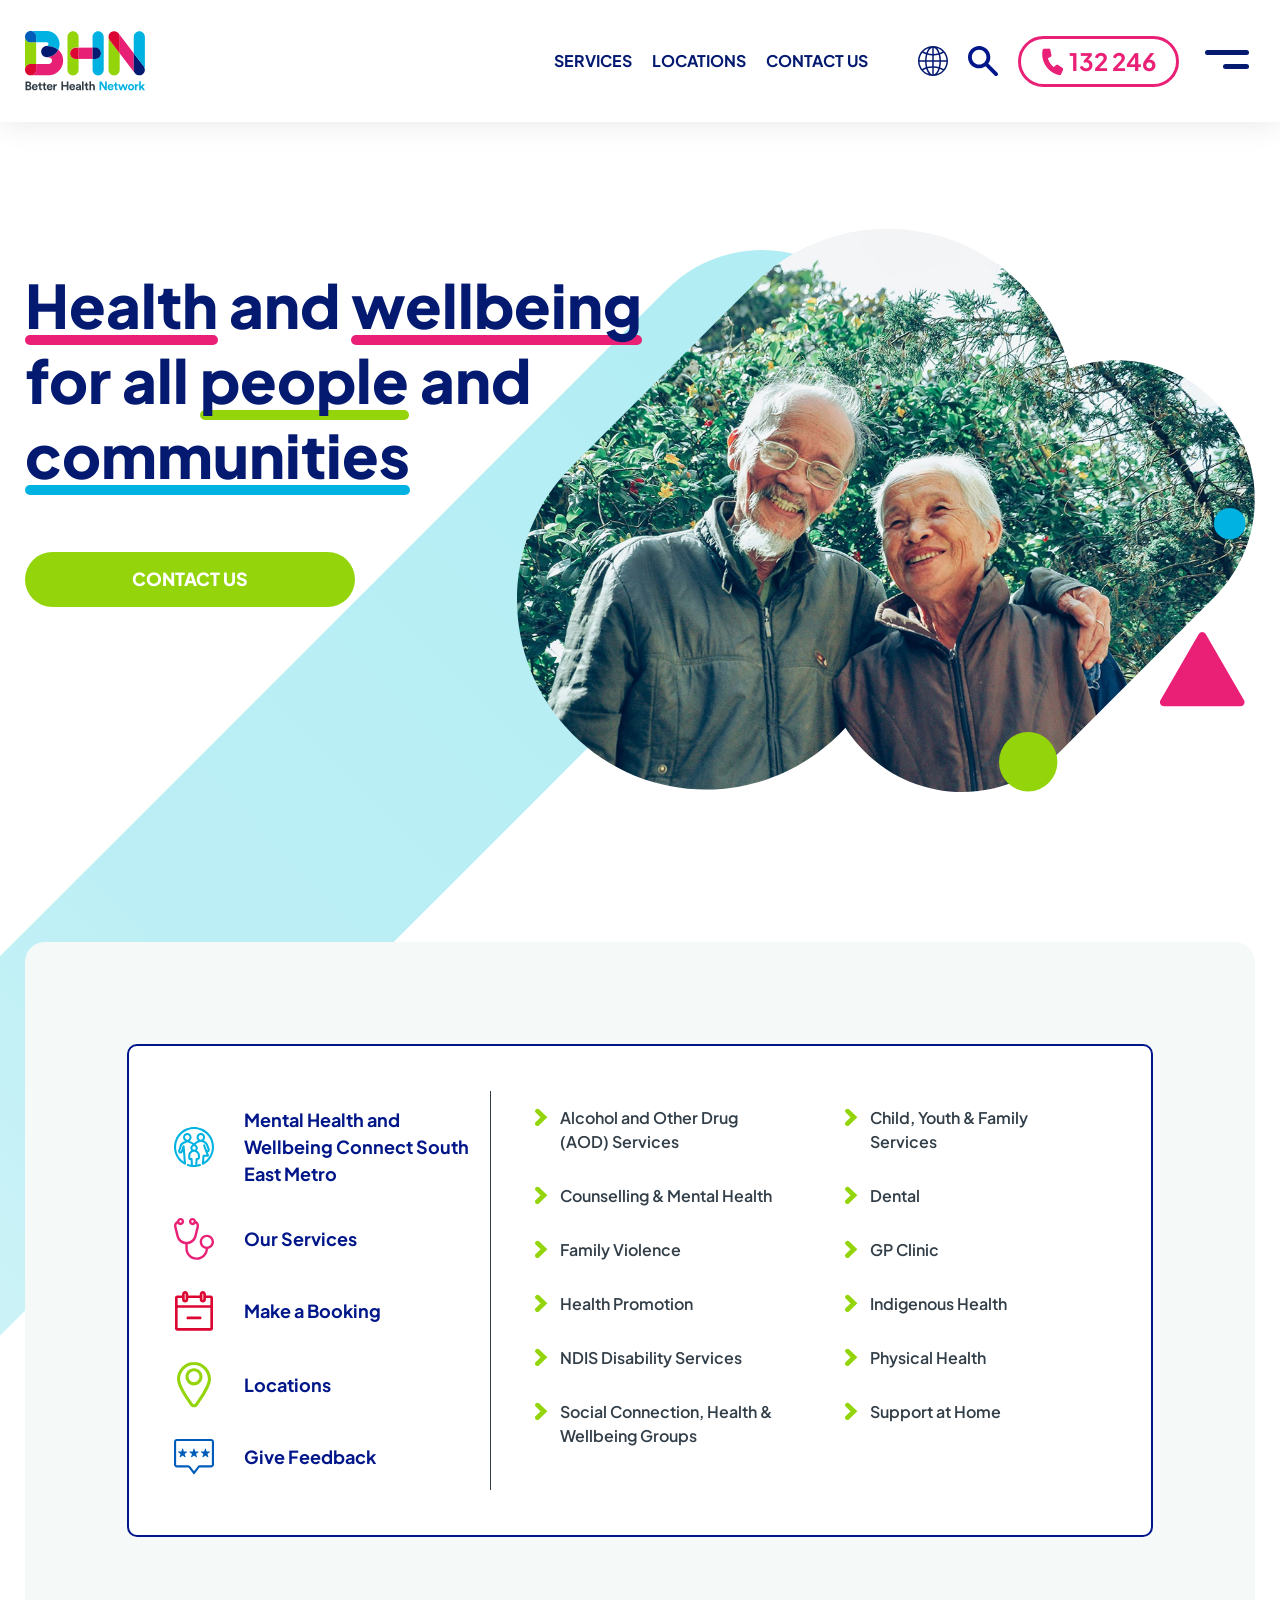
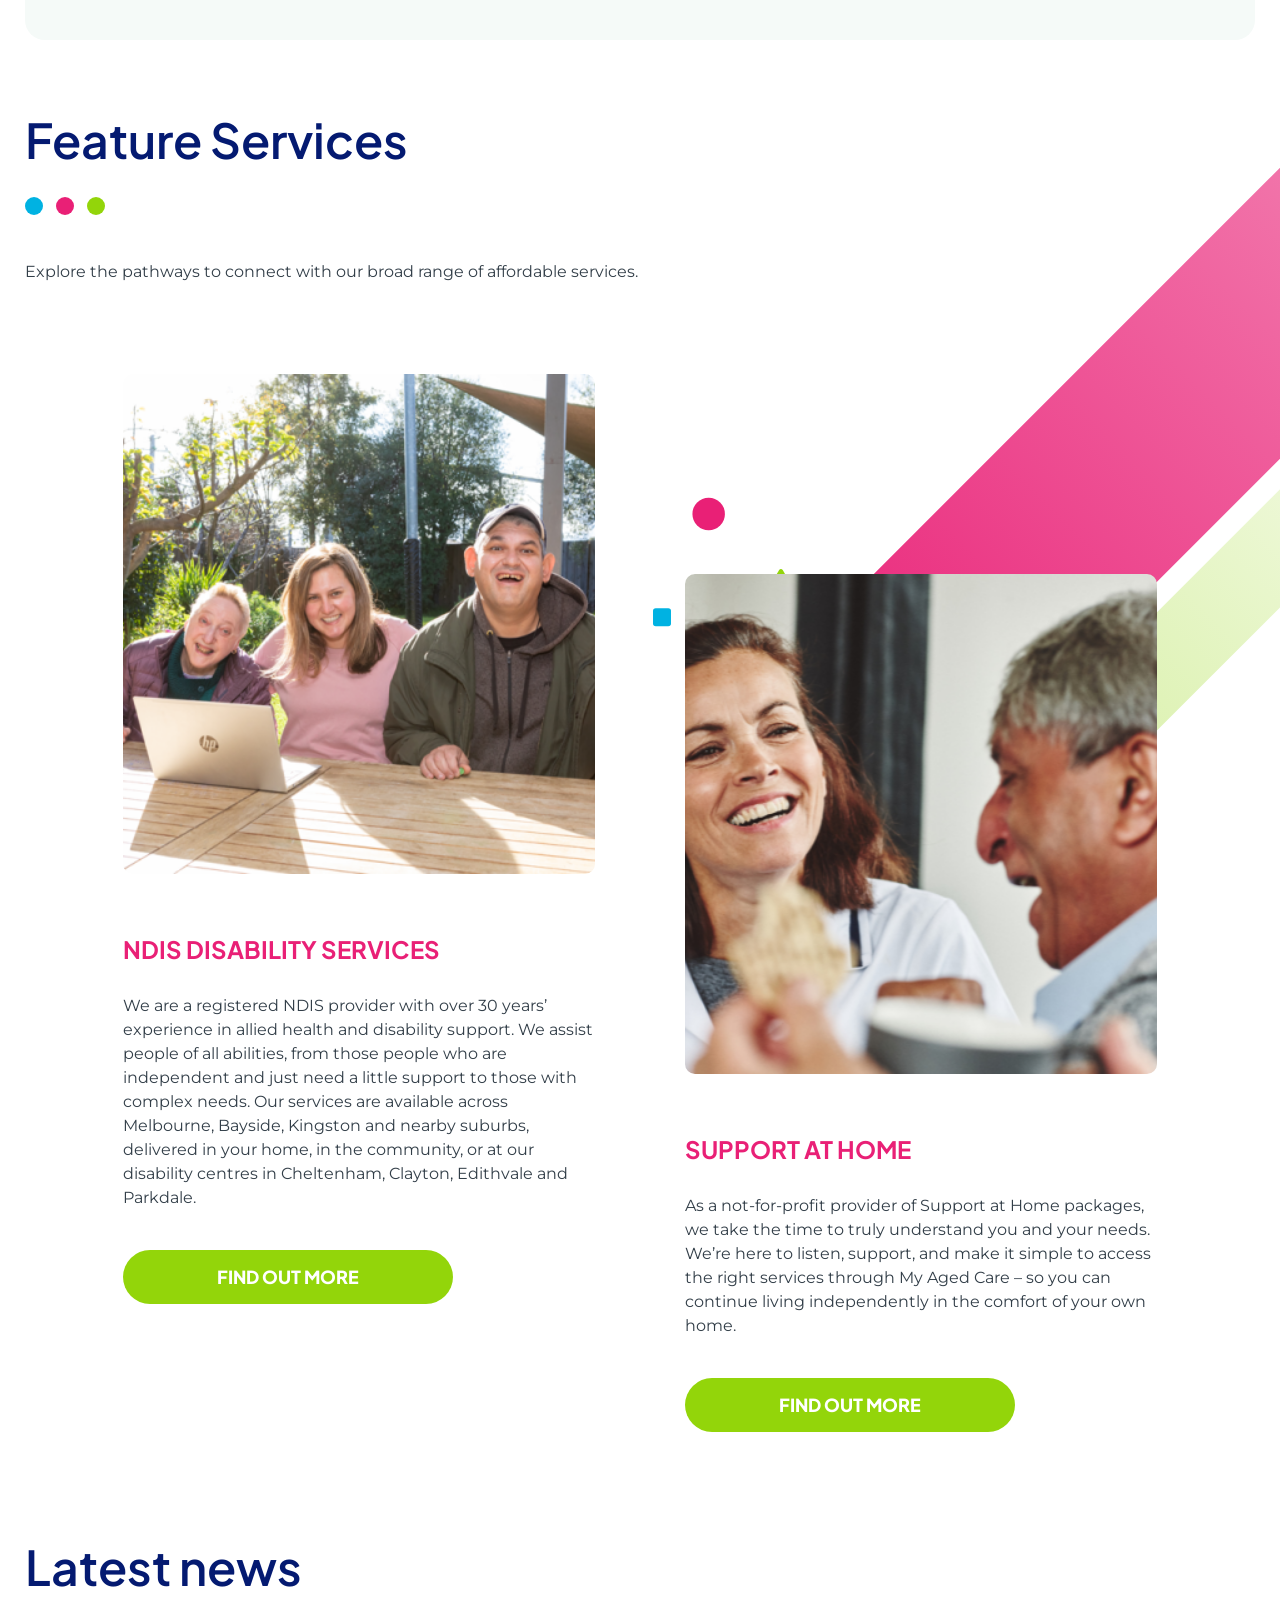
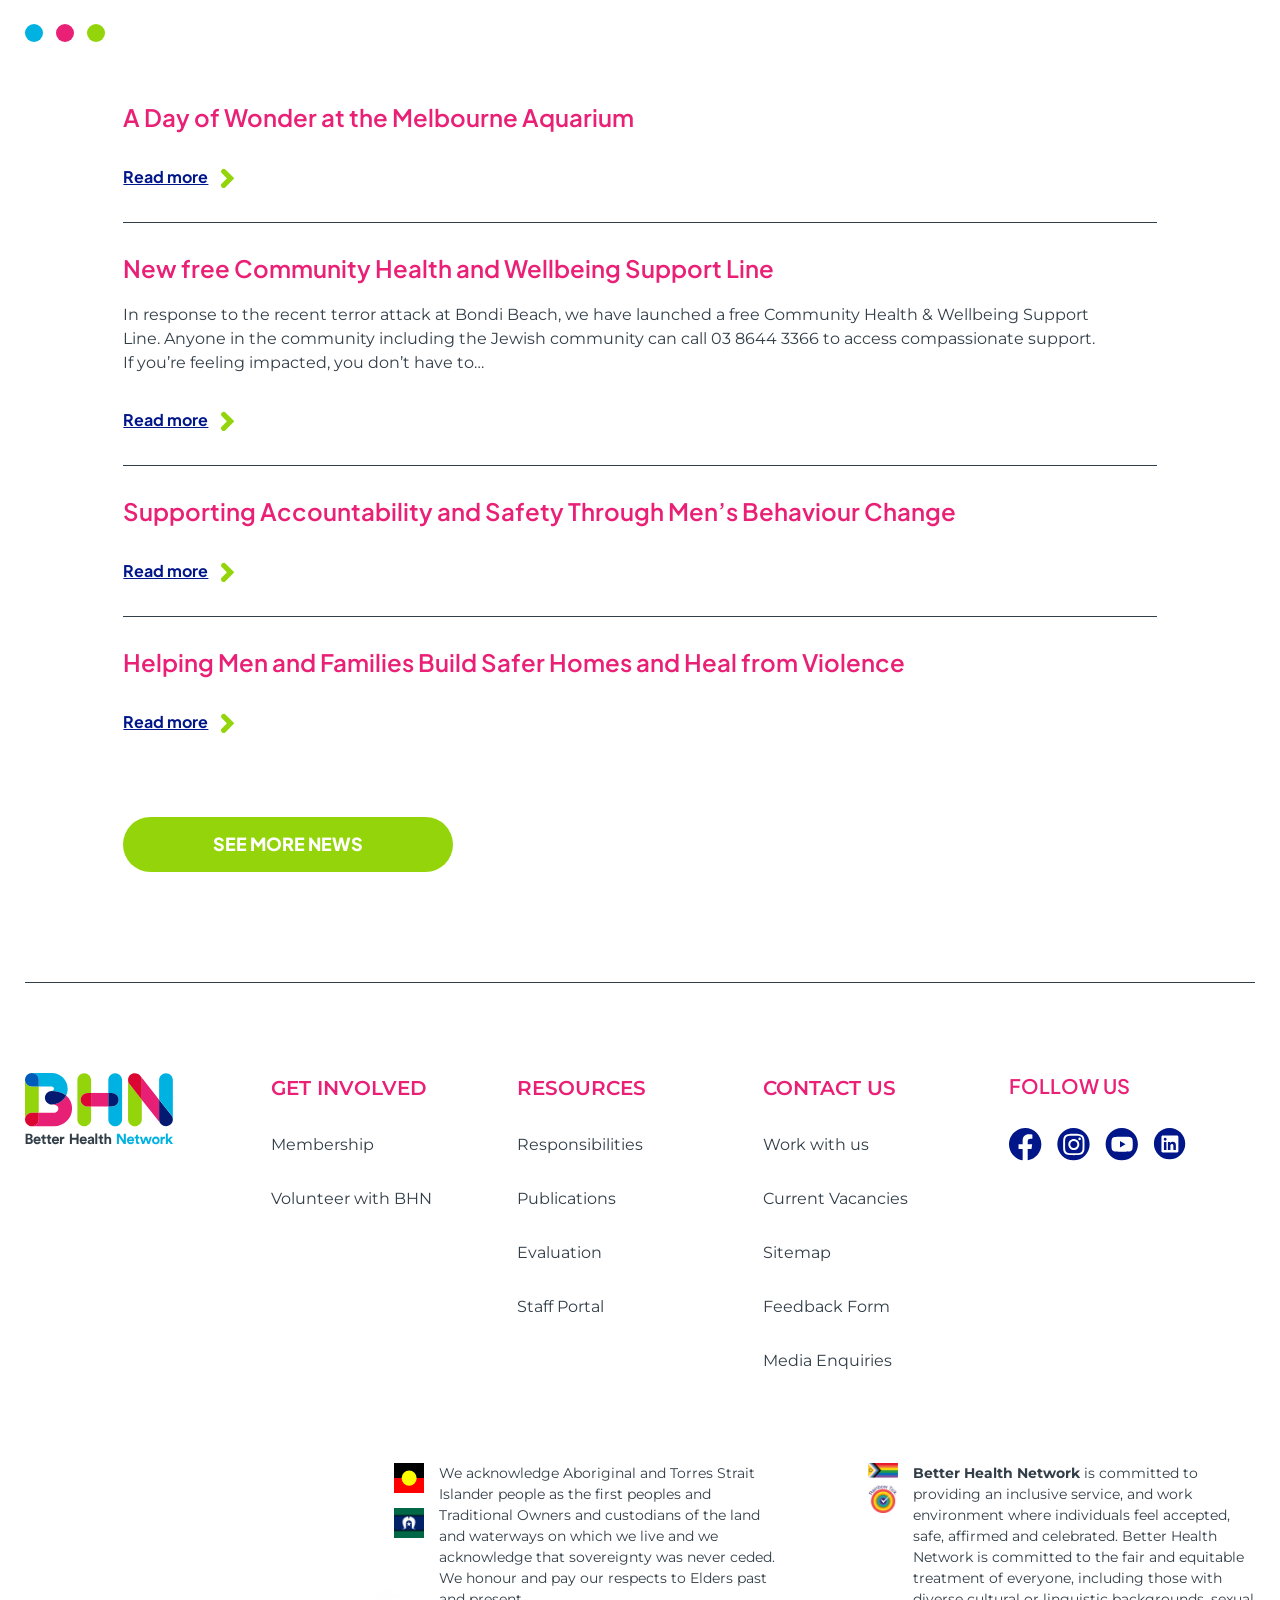
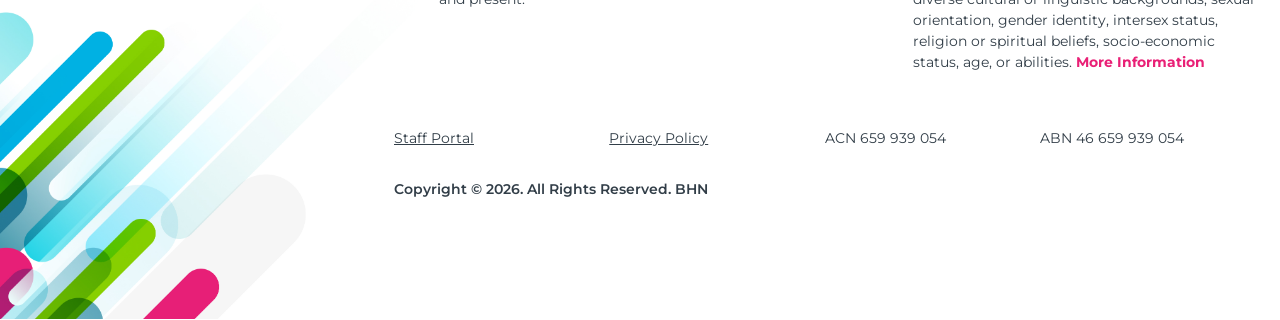
<file: site/index.html>
<!DOCTYPE html>
<html lang="en-US">
	<head>
    <meta name="robots" content="noindex, nofollow">

		<meta charset="UTF-8" />
		<meta http-equiv="X-UA-Compatible" content="IE=edge">
		<meta name="viewport" content="width=device-width, initial-scale=1.0">

		<title>Leading Provider of Primary Health Services | Better Health Network</title>

		<!-- Favicon -->
		<link rel="apple-touch-icon" sizes="180x180" href="https://www.bhn.org.au/wp-content/themes/starhealth/assets/favicons/apple-touch-icon.png">
		<link rel="icon" type="image/png" sizes="32x32" href="wp-content/themes/starhealth/assets/favicons/favicon-32x32.png">
		<link rel="icon" type="image/png" sizes="16x16" href="wp-content/themes/starhealth/assets/favicons/favicon-16x16.png">
		<link rel="manifest" href="wp-content/themes/starhealth/assets/favicons/site.webmanifest.html">
		<link rel="mask-icon" href="https://www.bhn.org.au/wp-content/themes/starhealth/assets/favicons/safari-pinned-tab.svg" color="#93d50a">
		<link rel="shortcut icon" href="wp-content/themes/starhealth/assets/favicons/favicon.ico">
		<meta name="msapplication-TileColor" content="#93d50a">
		<meta name="msapplication-config" content="https://www.bhn.org.au/wp-content/themes/starhealth/assets/favicons/browserconfig.xml">
		<meta name="theme-color" content="#ffffff">

        <!-- Google tag (gtag.js) -->
        <script nonce="AG4RChpsuyajDFbMR4MQeQ==" async src="https://www.googletagmanager.com/gtag/js?id=G-ZW95SZYTXX"></script>
        <script nonce="AG4RChpsuyajDFbMR4MQeQ==">
            window.dataLayer = window.dataLayer || [];
            function gtag(){dataLayer.push(arguments);}
            gtag('js', new Date());

            gtag('config', 'G-ZW95SZYTXX');
        </script>

        <!-- Google Tag Manager -->
        <script nonce="AG4RChpsuyajDFbMR4MQeQ==">(function(w,d,s,l,i){w[l]=w[l]||[];w[l].push({'gtm.start':
                    new Date().getTime(),event:'gtm.js'});var f=d.getElementsByTagName(s)[0],
                j=d.createElement(s),dl=l!='dataLayer'?'&l='+l:'';j.async=true;j.src=
                'https://www.googletagmanager.com/gtm.js?id='+i+dl;f.parentNode.insertBefore(j,f);
            })(window,document,'script','dataLayer','GTM-WGNDWND');</script>
        <!-- End Google Tag Manager -->

        <meta name='robots' content='index, follow, max-image-preview:large, max-snippet:-1, max-video-preview:-1' />

	<!-- This site is optimized with the Yoast SEO plugin v26.9 - https://yoast.com/product/yoast-seo-wordpress/ -->
	<meta name="description" content="Better Health Network offer comprehensive medical care with a skilled team of experienced GPs and specialists in South Melbourne, Prahran, St Kilda and Cheltenham." />
	<link rel="canonical" href="index.html" />
	<meta property="og:locale" content="en_US" />
	<meta property="og:type" content="website" />
	<meta property="og:title" content="Leading Provider of Primary Health Services | Better Health Network" />
	<meta property="og:description" content="Better Health Network offer comprehensive medical care with a skilled team of experienced GPs and specialists in South Melbourne, Prahran, St Kilda and Cheltenham." />
	<meta property="og:url" content="https://www.bhn.org.au/" />
	<meta property="og:site_name" content="Better Health Network" />
	<meta property="article:publisher" content="https://www.facebook.com/BetterHealthNetworkAU" />
	<meta property="article:modified_time" content="2026-01-26T22:55:27+00:00" />
	<meta property="og:image" content="https://www.bhn.org.au/wp-content/uploads/2017/09/banner_homecare.jpg" />
	<meta property="og:image:width" content="1600" />
	<meta property="og:image:height" content="800" />
	<meta property="og:image:type" content="image/jpeg" />
	<meta name="twitter:card" content="summary_large_image" />
	<script nonce="AG4RChpsuyajDFbMR4MQeQ==" type="application/ld+json" class="yoast-schema-graph">{"@context":"https://schema.org","@graph":[{"@type":"WebPage","@id":"https://www.bhn.org.au/","url":"https://www.bhn.org.au/","name":"Leading Provider of Primary Health Services | Better Health Network","isPartOf":{"@id":"https://www.bhn.org.au/#website"},"about":{"@id":"https://www.bhn.org.au/#organization"},"datePublished":"2017-04-10T07:37:17+00:00","dateModified":"2026-01-26T22:55:27+00:00","description":"Better Health Network offer comprehensive medical care with a skilled team of experienced GPs and specialists in South Melbourne, Prahran, St Kilda and Cheltenham.","breadcrumb":{"@id":"https://www.bhn.org.au/#breadcrumb"},"inLanguage":"en-US","potentialAction":[{"@type":"ReadAction","target":["https://www.bhn.org.au/"]}]},{"@type":"BreadcrumbList","@id":"https://www.bhn.org.au/#breadcrumb","itemListElement":[{"@type":"ListItem","position":1,"name":"Home"}]},{"@type":"WebSite","@id":"https://www.bhn.org.au/#website","url":"https://www.bhn.org.au/","name":"Better Health Network","description":"Leading Provider of Primary Health Services","publisher":{"@id":"https://www.bhn.org.au/#organization"},"potentialAction":[{"@type":"SearchAction","target":{"@type":"EntryPoint","urlTemplate":"https://www.bhn.org.au/?s={search_term_string}"},"query-input":{"@type":"PropertyValueSpecification","valueRequired":true,"valueName":"search_term_string"}}],"inLanguage":"en-US"},{"@type":"Organization","@id":"https://www.bhn.org.au/#organization","name":"Better Health Network","alternateName":"BHN","url":"https://www.bhn.org.au/","logo":{"@type":"ImageObject","inLanguage":"en-US","@id":"https://www.bhn.org.au/#/schema/logo/image/","url":"https://www.bhn.org.au/wp-content/uploads/2025/12/BHN-Better-Health-Network-Logo-Stacked-RGB-scaled.png","contentUrl":"https://www.bhn.org.au/wp-content/uploads/2025/12/BHN-Better-Health-Network-Logo-Stacked-RGB-scaled.png","width":2560,"height":1811,"caption":"Better Health Network"},"image":{"@id":"https://www.bhn.org.au/#/schema/logo/image/"},"sameAs":["https://www.facebook.com/BetterHealthNetworkAU","https://www.instagram.com/betterhealthnetworkau/","https://www.youtube.com/@betterhealthnetwork6383","https://www.linkedin.com/company/betterhealthnetworkau/"]}]}</script>
	<!-- / Yoast SEO plugin. -->


<link rel="alternate" title="oEmbed (JSON)" type="application/json+oembed" href="https://www.bhn.org.au/wp-json/oembed/1.0/embed?url=https%3A%2F%2Fwww.bhn.org.au%2F" />
<link rel="alternate" title="oEmbed (XML)" type="text/xml+oembed" href="https://www.bhn.org.au/wp-json/oembed/1.0/embed?url=https%3A%2F%2Fwww.bhn.org.au%2F&#038;format=xml" />
<style nonce="AG4RChpsuyajDFbMR4MQeQ==" id='wp-img-auto-sizes-contain-inline-css' type='text/css'>
img:is([sizes=auto i],[sizes^="auto," i]){contain-intrinsic-size:3000px 1500px}
/*# sourceURL=wp-img-auto-sizes-contain-inline-css */
</style>
<link rel='stylesheet' nonce="AG4RChpsuyajDFbMR4MQeQ==" id='cf7ic_style-css' href='wp-content/plugins/contact-form-7-image-captcha/css/cf7ic-style.css@ver=3.3.7.css' type='text/css' media='all' />
<style nonce="AG4RChpsuyajDFbMR4MQeQ==" id='wp-emoji-styles-inline-css' type='text/css'>

	img.wp-smiley, img.emoji {
		display: inline !important;
		border: none !important;
		box-shadow: none !important;
		height: 1em !important;
		width: 1em !important;
		margin: 0 0.07em !important;
		vertical-align: -0.1em !important;
		background: none !important;
		padding: 0 !important;
	}
/*# sourceURL=wp-emoji-styles-inline-css */
</style>
<style nonce="AG4RChpsuyajDFbMR4MQeQ==" id='wp-block-library-inline-css' type='text/css'>
:root{--wp-block-synced-color:#7a00df;--wp-block-synced-color--rgb:122,0,223;--wp-bound-block-color:var(--wp-block-synced-color);--wp-editor-canvas-background:#ddd;--wp-admin-theme-color:#007cba;--wp-admin-theme-color--rgb:0,124,186;--wp-admin-theme-color-darker-10:#006ba1;--wp-admin-theme-color-darker-10--rgb:0,107,160.5;--wp-admin-theme-color-darker-20:#005a87;--wp-admin-theme-color-darker-20--rgb:0,90,135;--wp-admin-border-width-focus:2px}@media (min-resolution:192dpi){:root{--wp-admin-border-width-focus:1.5px}}.wp-element-button{cursor:pointer}:root .has-very-light-gray-background-color{background-color:#eee}:root .has-very-dark-gray-background-color{background-color:#313131}:root .has-very-light-gray-color{color:#eee}:root .has-very-dark-gray-color{color:#313131}:root .has-vivid-green-cyan-to-vivid-cyan-blue-gradient-background{background:linear-gradient(135deg,#00d084,#0693e3)}:root .has-purple-crush-gradient-background{background:linear-gradient(135deg,#34e2e4,#4721fb 50%,#ab1dfe)}:root .has-hazy-dawn-gradient-background{background:linear-gradient(135deg,#faaca8,#dad0ec)}:root .has-subdued-olive-gradient-background{background:linear-gradient(135deg,#fafae1,#67a671)}:root .has-atomic-cream-gradient-background{background:linear-gradient(135deg,#fdd79a,#004a59)}:root .has-nightshade-gradient-background{background:linear-gradient(135deg,#330968,#31cdcf)}:root .has-midnight-gradient-background{background:linear-gradient(135deg,#020381,#2874fc)}:root{--wp--preset--font-size--normal:16px;--wp--preset--font-size--huge:42px}.has-regular-font-size{font-size:1em}.has-larger-font-size{font-size:2.625em}.has-normal-font-size{font-size:var(--wp--preset--font-size--normal)}.has-huge-font-size{font-size:var(--wp--preset--font-size--huge)}.has-text-align-center{text-align:center}.has-text-align-left{text-align:left}.has-text-align-right{text-align:right}.has-fit-text{white-space:nowrap!important}#end-resizable-editor-section{display:none}.aligncenter{clear:both}.items-justified-left{justify-content:flex-start}.items-justified-center{justify-content:center}.items-justified-right{justify-content:flex-end}.items-justified-space-between{justify-content:space-between}.screen-reader-text{border:0;clip-path:inset(50%);height:1px;margin:-1px;overflow:hidden;padding:0;position:absolute;width:1px;word-wrap:normal!important}.screen-reader-text:focus{background-color:#ddd;clip-path:none;color:#444;display:block;font-size:1em;height:auto;left:5px;line-height:normal;padding:15px 23px 14px;text-decoration:none;top:5px;width:auto;z-index:100000}html :where(.has-border-color){border-style:solid}html :where([style*=border-top-color]){border-top-style:solid}html :where([style*=border-right-color]){border-right-style:solid}html :where([style*=border-bottom-color]){border-bottom-style:solid}html :where([style*=border-left-color]){border-left-style:solid}html :where([style*=border-width]){border-style:solid}html :where([style*=border-top-width]){border-top-style:solid}html :where([style*=border-right-width]){border-right-style:solid}html :where([style*=border-bottom-width]){border-bottom-style:solid}html :where([style*=border-left-width]){border-left-style:solid}html :where(img[class*=wp-image-]){height:auto;max-width:100%}:where(figure){margin:0 0 1em}html :where(.is-position-sticky){--wp-admin--admin-bar--position-offset:var(--wp-admin--admin-bar--height,0px)}@media screen and (max-width:600px){html :where(.is-position-sticky){--wp-admin--admin-bar--position-offset:0px}}

/*# sourceURL=wp-block-library-inline-css */
</style>
<style nonce="AG4RChpsuyajDFbMR4MQeQ==" id='classic-theme-styles-inline-css' type='text/css'>
/*! This file is auto-generated */
.wp-block-button__link{color:#fff;background-color:#32373c;border-radius:9999px;box-shadow:none;text-decoration:none;padding:calc(.667em + 2px) calc(1.333em + 2px);font-size:1.125em}.wp-block-file__button{background:#32373c;color:#fff;text-decoration:none}
/*# sourceURL=/wp-includes/css/classic-themes.min.css */
</style>
<link rel='stylesheet' nonce="AG4RChpsuyajDFbMR4MQeQ==" id='wp-components-css' href='wp-includes/css/dist/components/style.min.css@ver=6.9.1.css' type='text/css' media='all' />
<link rel='stylesheet' nonce="AG4RChpsuyajDFbMR4MQeQ==" id='wp-preferences-css' href='wp-includes/css/dist/preferences/style.min.css@ver=6.9.1.css' type='text/css' media='all' />
<link rel='stylesheet' nonce="AG4RChpsuyajDFbMR4MQeQ==" id='wp-block-editor-css' href='wp-includes/css/dist/block-editor/style.min.css@ver=6.9.1.css' type='text/css' media='all' />
<link rel='stylesheet' nonce="AG4RChpsuyajDFbMR4MQeQ==" id='popup-maker-block-library-style-css' href='wp-content/plugins/popup-maker/dist/packages/block-library-style.css@ver=dbea705cfafe089d65f1.css' type='text/css' media='all' />
<style nonce="AG4RChpsuyajDFbMR4MQeQ==" id='global-styles-inline-css' type='text/css'>
:root{--wp--preset--aspect-ratio--square: 1;--wp--preset--aspect-ratio--4-3: 4/3;--wp--preset--aspect-ratio--3-4: 3/4;--wp--preset--aspect-ratio--3-2: 3/2;--wp--preset--aspect-ratio--2-3: 2/3;--wp--preset--aspect-ratio--16-9: 16/9;--wp--preset--aspect-ratio--9-16: 9/16;--wp--preset--color--black: #000000;--wp--preset--color--cyan-bluish-gray: #abb8c3;--wp--preset--color--white: #ffffff;--wp--preset--color--pale-pink: #f78da7;--wp--preset--color--vivid-red: #cf2e2e;--wp--preset--color--luminous-vivid-orange: #ff6900;--wp--preset--color--luminous-vivid-amber: #fcb900;--wp--preset--color--light-green-cyan: #7bdcb5;--wp--preset--color--vivid-green-cyan: #00d084;--wp--preset--color--pale-cyan-blue: #8ed1fc;--wp--preset--color--vivid-cyan-blue: #0693e3;--wp--preset--color--vivid-purple: #9b51e0;--wp--preset--gradient--vivid-cyan-blue-to-vivid-purple: linear-gradient(135deg,rgb(6,147,227) 0%,rgb(155,81,224) 100%);--wp--preset--gradient--light-green-cyan-to-vivid-green-cyan: linear-gradient(135deg,rgb(122,220,180) 0%,rgb(0,208,130) 100%);--wp--preset--gradient--luminous-vivid-amber-to-luminous-vivid-orange: linear-gradient(135deg,rgb(252,185,0) 0%,rgb(255,105,0) 100%);--wp--preset--gradient--luminous-vivid-orange-to-vivid-red: linear-gradient(135deg,rgb(255,105,0) 0%,rgb(207,46,46) 100%);--wp--preset--gradient--very-light-gray-to-cyan-bluish-gray: linear-gradient(135deg,rgb(238,238,238) 0%,rgb(169,184,195) 100%);--wp--preset--gradient--cool-to-warm-spectrum: linear-gradient(135deg,rgb(74,234,220) 0%,rgb(151,120,209) 20%,rgb(207,42,186) 40%,rgb(238,44,130) 60%,rgb(251,105,98) 80%,rgb(254,248,76) 100%);--wp--preset--gradient--blush-light-purple: linear-gradient(135deg,rgb(255,206,236) 0%,rgb(152,150,240) 100%);--wp--preset--gradient--blush-bordeaux: linear-gradient(135deg,rgb(254,205,165) 0%,rgb(254,45,45) 50%,rgb(107,0,62) 100%);--wp--preset--gradient--luminous-dusk: linear-gradient(135deg,rgb(255,203,112) 0%,rgb(199,81,192) 50%,rgb(65,88,208) 100%);--wp--preset--gradient--pale-ocean: linear-gradient(135deg,rgb(255,245,203) 0%,rgb(182,227,212) 50%,rgb(51,167,181) 100%);--wp--preset--gradient--electric-grass: linear-gradient(135deg,rgb(202,248,128) 0%,rgb(113,206,126) 100%);--wp--preset--gradient--midnight: linear-gradient(135deg,rgb(2,3,129) 0%,rgb(40,116,252) 100%);--wp--preset--font-size--small: 13px;--wp--preset--font-size--medium: 20px;--wp--preset--font-size--large: 36px;--wp--preset--font-size--x-large: 42px;--wp--preset--spacing--20: 0.44rem;--wp--preset--spacing--30: 0.67rem;--wp--preset--spacing--40: 1rem;--wp--preset--spacing--50: 1.5rem;--wp--preset--spacing--60: 2.25rem;--wp--preset--spacing--70: 3.38rem;--wp--preset--spacing--80: 5.06rem;--wp--preset--shadow--natural: 6px 6px 9px rgba(0, 0, 0, 0.2);--wp--preset--shadow--deep: 12px 12px 50px rgba(0, 0, 0, 0.4);--wp--preset--shadow--sharp: 6px 6px 0px rgba(0, 0, 0, 0.2);--wp--preset--shadow--outlined: 6px 6px 0px -3px rgb(255, 255, 255), 6px 6px rgb(0, 0, 0);--wp--preset--shadow--crisp: 6px 6px 0px rgb(0, 0, 0);}:where(.is-layout-flex){gap: 0.5em;}:where(.is-layout-grid){gap: 0.5em;}body .is-layout-flex{display: flex;}.is-layout-flex{flex-wrap: wrap;align-items: center;}.is-layout-flex > :is(*, div){margin: 0;}body .is-layout-grid{display: grid;}.is-layout-grid > :is(*, div){margin: 0;}:where(.wp-block-columns.is-layout-flex){gap: 2em;}:where(.wp-block-columns.is-layout-grid){gap: 2em;}:where(.wp-block-post-template.is-layout-flex){gap: 1.25em;}:where(.wp-block-post-template.is-layout-grid){gap: 1.25em;}.has-black-color{color: var(--wp--preset--color--black) !important;}.has-cyan-bluish-gray-color{color: var(--wp--preset--color--cyan-bluish-gray) !important;}.has-white-color{color: var(--wp--preset--color--white) !important;}.has-pale-pink-color{color: var(--wp--preset--color--pale-pink) !important;}.has-vivid-red-color{color: var(--wp--preset--color--vivid-red) !important;}.has-luminous-vivid-orange-color{color: var(--wp--preset--color--luminous-vivid-orange) !important;}.has-luminous-vivid-amber-color{color: var(--wp--preset--color--luminous-vivid-amber) !important;}.has-light-green-cyan-color{color: var(--wp--preset--color--light-green-cyan) !important;}.has-vivid-green-cyan-color{color: var(--wp--preset--color--vivid-green-cyan) !important;}.has-pale-cyan-blue-color{color: var(--wp--preset--color--pale-cyan-blue) !important;}.has-vivid-cyan-blue-color{color: var(--wp--preset--color--vivid-cyan-blue) !important;}.has-vivid-purple-color{color: var(--wp--preset--color--vivid-purple) !important;}.has-black-background-color{background-color: var(--wp--preset--color--black) !important;}.has-cyan-bluish-gray-background-color{background-color: var(--wp--preset--color--cyan-bluish-gray) !important;}.has-white-background-color{background-color: var(--wp--preset--color--white) !important;}.has-pale-pink-background-color{background-color: var(--wp--preset--color--pale-pink) !important;}.has-vivid-red-background-color{background-color: var(--wp--preset--color--vivid-red) !important;}.has-luminous-vivid-orange-background-color{background-color: var(--wp--preset--color--luminous-vivid-orange) !important;}.has-luminous-vivid-amber-background-color{background-color: var(--wp--preset--color--luminous-vivid-amber) !important;}.has-light-green-cyan-background-color{background-color: var(--wp--preset--color--light-green-cyan) !important;}.has-vivid-green-cyan-background-color{background-color: var(--wp--preset--color--vivid-green-cyan) !important;}.has-pale-cyan-blue-background-color{background-color: var(--wp--preset--color--pale-cyan-blue) !important;}.has-vivid-cyan-blue-background-color{background-color: var(--wp--preset--color--vivid-cyan-blue) !important;}.has-vivid-purple-background-color{background-color: var(--wp--preset--color--vivid-purple) !important;}.has-black-border-color{border-color: var(--wp--preset--color--black) !important;}.has-cyan-bluish-gray-border-color{border-color: var(--wp--preset--color--cyan-bluish-gray) !important;}.has-white-border-color{border-color: var(--wp--preset--color--white) !important;}.has-pale-pink-border-color{border-color: var(--wp--preset--color--pale-pink) !important;}.has-vivid-red-border-color{border-color: var(--wp--preset--color--vivid-red) !important;}.has-luminous-vivid-orange-border-color{border-color: var(--wp--preset--color--luminous-vivid-orange) !important;}.has-luminous-vivid-amber-border-color{border-color: var(--wp--preset--color--luminous-vivid-amber) !important;}.has-light-green-cyan-border-color{border-color: var(--wp--preset--color--light-green-cyan) !important;}.has-vivid-green-cyan-border-color{border-color: var(--wp--preset--color--vivid-green-cyan) !important;}.has-pale-cyan-blue-border-color{border-color: var(--wp--preset--color--pale-cyan-blue) !important;}.has-vivid-cyan-blue-border-color{border-color: var(--wp--preset--color--vivid-cyan-blue) !important;}.has-vivid-purple-border-color{border-color: var(--wp--preset--color--vivid-purple) !important;}.has-vivid-cyan-blue-to-vivid-purple-gradient-background{background: var(--wp--preset--gradient--vivid-cyan-blue-to-vivid-purple) !important;}.has-light-green-cyan-to-vivid-green-cyan-gradient-background{background: var(--wp--preset--gradient--light-green-cyan-to-vivid-green-cyan) !important;}.has-luminous-vivid-amber-to-luminous-vivid-orange-gradient-background{background: var(--wp--preset--gradient--luminous-vivid-amber-to-luminous-vivid-orange) !important;}.has-luminous-vivid-orange-to-vivid-red-gradient-background{background: var(--wp--preset--gradient--luminous-vivid-orange-to-vivid-red) !important;}.has-very-light-gray-to-cyan-bluish-gray-gradient-background{background: var(--wp--preset--gradient--very-light-gray-to-cyan-bluish-gray) !important;}.has-cool-to-warm-spectrum-gradient-background{background: var(--wp--preset--gradient--cool-to-warm-spectrum) !important;}.has-blush-light-purple-gradient-background{background: var(--wp--preset--gradient--blush-light-purple) !important;}.has-blush-bordeaux-gradient-background{background: var(--wp--preset--gradient--blush-bordeaux) !important;}.has-luminous-dusk-gradient-background{background: var(--wp--preset--gradient--luminous-dusk) !important;}.has-pale-ocean-gradient-background{background: var(--wp--preset--gradient--pale-ocean) !important;}.has-electric-grass-gradient-background{background: var(--wp--preset--gradient--electric-grass) !important;}.has-midnight-gradient-background{background: var(--wp--preset--gradient--midnight) !important;}.has-small-font-size{font-size: var(--wp--preset--font-size--small) !important;}.has-medium-font-size{font-size: var(--wp--preset--font-size--medium) !important;}.has-large-font-size{font-size: var(--wp--preset--font-size--large) !important;}.has-x-large-font-size{font-size: var(--wp--preset--font-size--x-large) !important;}
/*# sourceURL=global-styles-inline-css */
</style>

<link rel='stylesheet' nonce="AG4RChpsuyajDFbMR4MQeQ==" id='contact-form-7-css' href='wp-content/plugins/contact-form-7/includes/css/styles.css@ver=6.1.5.css' type='text/css' media='all' />
<link rel='stylesheet' nonce="AG4RChpsuyajDFbMR4MQeQ==" id='ub-extension-style-css-css' href='wp-content/plugins/ultimate-blocks/src/extensions/style.css@ver=6.9.1.css' type='text/css' media='all' />
<link rel='stylesheet' nonce="AG4RChpsuyajDFbMR4MQeQ==" id='main-css' href='wp-content/themes/starhealth/assets/css/main.css@ver=1736320856.css' type='text/css' media='all' />
<link rel='stylesheet' nonce="AG4RChpsuyajDFbMR4MQeQ==" id='tablepress-default-css' href='wp-content/tablepress-combined.min.css@ver=16.css' type='text/css' media='all' />
<link rel='stylesheet' nonce="AG4RChpsuyajDFbMR4MQeQ==" id='sib-front-css-css' href='wp-content/plugins/mailin/css/mailin-front.css@ver=6.9.1.css' type='text/css' media='all' />
<script nonce="AG4RChpsuyajDFbMR4MQeQ==" type="text/javascript" src="wp-includes/js/jquery/jquery.min.js@ver=3.7.1" id="jquery-core-js"></script>
<script nonce="AG4RChpsuyajDFbMR4MQeQ==" type="text/javascript" src="wp-includes/js/jquery/jquery-migrate.min.js@ver=3.4.1" id="jquery-migrate-js"></script>
<script type="text/javascript" id="sib-front-js-js-extra" nonce="AG4RChpsuyajDFbMR4MQeQ==">
/* <![CDATA[ */
var sibErrMsg = {"invalidMail":"Please fill out valid email address","requiredField":"Please fill out required fields","invalidDateFormat":"Please fill out valid date format","invalidSMSFormat":"Please fill out valid phone number"};
var ajax_sib_front_object = {"ajax_url":"https://www.bhn.org.au/wp-admin/admin-ajax.php","ajax_nonce":"4a070355c5","flag_url":"https://www.bhn.org.au/wp-content/plugins/mailin/img/flags/"};
//# sourceURL=sib-front-js-js-extra
/* ]]> */
</script>
<script nonce="AG4RChpsuyajDFbMR4MQeQ==" type="text/javascript" src="wp-content/plugins/mailin/js/mailin-front.js@ver=1770672318" id="sib-front-js-js"></script>
<script nonce="AG4RChpsuyajDFbMR4MQeQ=="></script><link rel="https://api.w.org/" href="https://www.bhn.org.au/wp-json/" /><link rel="alternate" title="JSON" type="application/json" href="https://www.bhn.org.au/wp-json/wp/v2/pages/10173" /><link rel="EditURI" type="application/rsd+xml" title="RSD" href="https://www.bhn.org.au/xmlrpc.php?rsd" />
<meta name="generator" content="WordPress 6.9.1" />
<link rel='shortlink' href='index.html' />
<style nonce="AG4RChpsuyajDFbMR4MQeQ==" type="text/css">.recentcomments a{display:inline !important;padding:0 !important;margin:0 !important;}</style><meta name="generator" content="Powered by WPBakery Page Builder - drag and drop page builder for WordPress."/>
<link rel="icon" href="wp-content/uploads/2023/05/apple-touch-icon-110x110.png" sizes="32x32" />
<link rel="icon" href="wp-content/uploads/2023/05/apple-touch-icon.png" sizes="192x192" />
<link rel="apple-touch-icon" href="wp-content/uploads/2023/05/apple-touch-icon.png" />
<meta name="msapplication-TileImage" content="https://www.bhn.org.au/wp-content/uploads/2023/05/apple-touch-icon.png" />
<noscript><style nonce="AG4RChpsuyajDFbMR4MQeQ=="> .wpb_animate_when_almost_visible { opacity: 1; }</style></noscript>
		
		<!-- <script nonce="AG4RChpsuyajDFbMR4MQeQ==" src="https://use.typekit.net/esv2sud.js"></script>
		<script nonce="AG4RChpsuyajDFbMR4MQeQ==">try{Typekit.load({ async: false });}catch(e){}</script> -->

		<link rel="preconnect" href="https://fonts.googleapis.com">
		<link rel="preconnect" href="https://fonts.gstatic.com" crossorigin>
		<link href="https://fonts.googleapis.com/css2?family=Montserrat:wght@400;500;600;700&family=Plus+Jakarta+Sans:wght@400;500;600;700&display=swap" rel="stylesheet">

		<!-- Bugherd -->
		<script nonce="AG4RChpsuyajDFbMR4MQeQ==" type='text/javascript'>
		(function (d, t) {
		 var bh = d.createElement(t), s = d.getElementsByTagName(t)[0];
		 bh.type = 'text/javascript';
		 bh.src = 'https://www.bugherd.com/sidebarv2.js?apikey=xo73ngpybicgstitlmrnxa';
		 s.parentNode.insertBefore(bh, s);
		 })(document, 'script');
		</script>
		<!-- End Bugherd -->

		
	</head>
	<body class="home wp-singular page-template-default page page-id-10173 wp-theme-starhealth sp-easy-accordion-enabled wpb-js-composer js-comp-ver-8.6.1 vc_responsive">

    <!-- Google Tag Manager (noscript) -->
    <noscript><iframe src="https://www.googletagmanager.com/ns.html?id=GTM-WGNDWND"
                      height="0" width="0" style="display:none;visibility:hidden"></iframe></noscript>
    <!-- End Google Tag Manager (noscript) -->

		
					<!--<div class="alert-bar" style="display:-webkit-box;display:flex;align-items: center;justify-content: center;padding: 10px;background: #005496;"><p style="
		margin: 0;"><a style="font-size: 16px;color: white;" href="">Click here to see our holiday hours</a></p></div>-->
		
		<!-- <div id="info-banner">
			<div class="content">
				<div class="title">
					<div class="message"><p>Health Alert – <a href="" title="Our Information & Services relating to COVID-19">Click here</a> for all information & services relating to COVID-19</p>
					</div>
				</div>
			</div>
		</div> -->

        <div id="header">

			<div class="container">

	 			<a id="logo" href="" title="Return to the home page" ><img src="wp-content/themes/starhealth/assets/img/logos/logo-bhn.svg" class="logo img-responsive" width="148" height="73" alt="Better Health Network Logo"></a>

				<div id="nav-main">

										<ul id="menu-top-menu" class=""><li id="menu-item-24497" class="menu-item menu-item-type-post_type menu-item-object-page menu-item-24497"><a href="">Services</a></li>
<li id="menu-item-24498" class="menu-item menu-item-type-post_type menu-item-object-page menu-item-24498"><a href="">Locations</a></li>
<li id="menu-item-24499" class="menu-item menu-item-type-post_type menu-item-object-page menu-item-24499"><a href="">Contact Us</a></li>
</ul>
				</div>

								<ul id="menu-translate" class=""><li id="menu-item-24681" class="gtranslate-parent menu-item menu-item-type-custom menu-item-object-custom menu-item-has-children menu-item-24681"><a href="">Select Language</a>
<ul class="sub-menu">
	<li id="menu-item-24682" class="gtranslate-languages menu-item menu-item-type-custom menu-item-object-custom menu-item-24682"><a href="">Languages</a></li>
</ul>
</li>
</ul>
	            <button id="nav-search" class="search-toggle" aria-label="Search">
	                <img src="wp-content/themes/starhealth/assets/img/icons/icon-search-bhn.svg" width="29" height="29" alt="Search Icon" aria-hidden="true">
	                <span class="screen-reader-text">Search Better Health Network.</span>
	            </button>

				<div id="nav-phone">
	            	<div class="phone-number">
						<!-- For referrals and intake please contact: -->
						<a href="" title="Call 132 246"><i class="fa-solid fa-phone"></i> <span class="AVANSERnumber">132 246  </a></span>
					</div>
	            </div>

	            <button id="nav-menu" class="nav-toggle" aria-label="Menu">
	                <img src="wp-content/themes/starhealth/assets/img/icons/icon-menu-bhn.svg" width="44" height="19" alt="Menu Icon" aria-hidden="true">
	                <span class="screen-reader-text">Open main navigation, some links have a secondary menu.</span>
	            </button>

	            <!-- <button id="font-sizer">
		            <a href="" class=""><span>A</span>A</a>
	    		</button> -->

            </div>

        </div>

        
<nav id="nav" class="nav">

    <div class="nav__inner">

        <div class="nav__header">

            <button id="nav__close" class="btn btn-lg nav__close btn--naked nav-toggle nav-toggle--reverse">
                <span class="screen-reader-text">Close main navigation</span>
                <img src="wp-content/themes/starhealth/assets/img/icons/icon-menu-close-bhn.svg" width="37" height="34" alt="Close menu">
            </button>

        </div>

        <div class="menu-primary-menu-container nano">
            <div class="ios-scroll-fix">

                <div id="menu-contact">
	            	<div class="phone-number">
						<!-- For referrals and intake please contact:<br> -->
						<a href="" title="Call 132 246"><i class="fa-solid fa-phone"></i> <span class="AVANSERnumber">132 246  </a></span>
					</div>
                </div>

                <ul id="menu-top-menu-mobile" class=""><li class="menu-item menu-item-type-post_type menu-item-object-page menu-item-24497"><a href="">Services</a></li>
<li class="menu-item menu-item-type-post_type menu-item-object-page menu-item-24498"><a href="">Locations</a></li>
<li class="menu-item menu-item-type-post_type menu-item-object-page menu-item-24499"><a href="">Contact Us</a></li>
</ul>                <ul id="menu-primary-menu" class="menu nano-content"><li id="menu-item-10178" class="menu-item menu-item-type-post_type menu-item-object-page menu-item-10178"><a href="">Get Involved</a></li>
<li id="menu-item-10180" class="menu-item menu-item-type-post_type menu-item-object-page menu-item-10180"><a href="">About Us</a></li>
<li id="menu-item-10820" class="menu-item menu-item-type-post_type menu-item-object-page menu-item-10820"><a href="">Work with us</a></li>
<li id="menu-item-10181" class="menu-item menu-item-type-post_type menu-item-object-page menu-item-10181"><a href="">News &#038; Resources</a></li>
<li id="menu-item-26177" class="menu-item menu-item-type-custom menu-item-object-custom menu-item-26177"><a target="_blank" href="">Feedback Form</a></li>
<li id="menu-item-32192" class="menu-item menu-item-type-post_type menu-item-object-page menu-item-32192"><a href="">Contact Us</a></li>
</ul>
            </div>
        </div>

    </div>

</nav>		
<div id="panel-search">

	<button id="search__close" class="btn btn-lg search__close search-toggle">
		<span class="screen-reader-text">Close main navigation</span>
		<img src="wp-content/themes/starhealth/assets/img/icons/icon-menu-close.svg" width="31" height="31" alt="Close menu">
	</button>

	<form action="index.html" method="get">
		<input type="text" name="s" class="search-terms" placeholder="Search Here" autocomplete="off" autofocus>
		<button type="submit" class="submit"><span></span></button>
	</form>

</div>

		<div id="nav-underlay"></div>


<main id="page">

	<!-- ===============================================================
	 MAIN PANEL
	 =============================================================== -->

	<header id="home-banner">
		<div class="container">

			<div class="home-headline">
				<h1 class="lg">
					<span class="underline pink">Health</span> and <span class="underline pink">wellbeing</span> <br>
					for all <span class="underline green">people</span> and <br>
					<span class="underline blue">communities</span>
				</h1>
				<h1 class="sm">
					<span class="underline pink">Health</span> and <span class="underline pink">wellbeing</span> for all <span class="underline green">people</span> and <span class="underline blue">communities</span>
				</h1>
			</div>

			<a href="" class="btn-default" title="Contact Us">Contact Us</a>
			<a href="" class="btn-default mobile-call" title="Call Us"> <i class="fa-solid fa-phone"></i> 132 246</a>

			<div class="swiper home-slider">
				<div class="swiper-wrapper">

					
																		<div class="swiper-slide"><img width="1200" height="900" src="wp-content/uploads/2019/02/Image-1.jpg" class="attachment-full size-full" alt="" decoding="async" fetchpriority="high" srcset="wp-content/uploads/2019/02/Image-1.jpg 1200w, wp-content/uploads/2019/02/Image-1-300x225.jpg 300w, wp-content/uploads/2019/02/Image-1-768x576.jpg 768w" sizes="(max-width: 1200px) 100vw, 1200px" /></div>
													<div class="swiper-slide"><img width="1200" height="900" src="wp-content/uploads/2019/02/Image-2.jpg" class="attachment-full size-full" alt="" decoding="async" srcset="wp-content/uploads/2019/02/Image-2.jpg 1200w, wp-content/uploads/2019/02/Image-2-300x225.jpg 300w, wp-content/uploads/2019/02/Image-2-768x576.jpg 768w" sizes="(max-width: 1200px) 100vw, 1200px" /></div>
													<div class="swiper-slide"><img width="1200" height="900" src="wp-content/uploads/2019/02/Image-3.jpg" class="attachment-full size-full" alt="" decoding="async" srcset="wp-content/uploads/2019/02/Image-3.jpg 1200w, wp-content/uploads/2019/02/Image-3-300x225.jpg 300w, wp-content/uploads/2019/02/Image-3-768x576.jpg 768w" sizes="(max-width: 1200px) 100vw, 1200px" /></div>
											
				</div>
			</div>

			<img class="flourish-lg" src="wp-content/themes/starhealth/assets/img/home/home_hero_elements-lg.svg" alt="">
			<img class="flourish-sm" src="wp-content/themes/starhealth/assets/img/home/home_hero_elements-sm.svg" alt="">

			<svg class="svg" width="0" height="0">
				<clipPath id="home-clipping-path" clipPathUnits="objectBoundingBox"><path d="m0.075,0.421 c-0.1,0.131,-0.1,0.344,0,0.476 s0.262,0.131,0.362,0 l0.008,-0.011 c0.007,0.015,0.016,0.029,0.026,0.042 c0.073,0.096,0.192,0.096,0.265,0 l0.209,-0.274 c0.073,-0.096,0.073,-0.252,0,-0.348 c-0.053,-0.07,-0.13,-0.089,-0.196,-0.057 c-0.011,-0.055,-0.033,-0.107,-0.066,-0.15 c-0.1,-0.131,-0.262,-0.131,-0.362,0 L0.075,0.421"></path></clipPath>
			</svg>

		</div>
	</header>

	<section id="home-services">
		<div class="container">
			<div class="services--list">
				<div class="home-links">
					<!-- <a href=""><img src="https://www.bhn.org.au/wp-content/themes/starhealth/assets/img/icons/icon-vaccine-bhn.svg" alt="Vaccine" aria-hidden="true"> COVID Services</a> -->
					<a href=""><img src="wp-content/themes/starhealth/assets/img/icons/icon-family-services-bhn.svg" width="40" height="40" alt="Phone Icon" aria-hidden="true"> Mental Health and Wellbeing Connect South East Metro</a>
					<a href=""><img src="wp-content/themes/starhealth/assets/img/icons/icon-doctor-bhn.svg" width="40" height="43" alt="Services" aria-hidden="true"> Our Services</a>
					<a href=""><img src="wp-content/themes/starhealth/assets/img/icons/icon-phone-bhn.svg" width="38" height="41" alt="Bookings" aria-hidden="true"> Make a Booking</a>
					<a href=""><img src="wp-content/themes/starhealth/assets/img/icons/icon-location-bhn.svg" width="34" height="47" alt="Locations" aria-hidden="true"> Locations</a>
					<a href=""><img src="wp-content/themes/starhealth/assets/img/icons/icon-feedback-bhn.svg" width="40" height="37" alt="Feedback" aria-hidden="true"> Give Feedback</a>
				</div>
				<div class="home-services">
					<ul>
						
								<li>
									<a href="" title="Alcohol and Other Drug (AOD) Services">
										Alcohol and Other Drug (AOD) Services									</a>
								</li>

						
								<li>
									<a href="" title="Child, Youth &#038; Family Services">
										Child, Youth &#038; Family Services									</a>
								</li>

						
								<li>
									<a href="" title="Counselling &#038; Mental Health">
										Counselling &#038; Mental Health									</a>
								</li>

						
								<li>
									<a href="" title="Dental">
										Dental									</a>
								</li>

						
								<li>
									<a href="" title="Family Violence">
										Family Violence									</a>
								</li>

						
								<li>
									<a href="" title="GP Clinic">
										GP Clinic									</a>
								</li>

						
								<li>
									<a href="" title="Health Promotion">
										Health Promotion									</a>
								</li>

						
								<li>
									<a href="" title="Indigenous Health">
										Indigenous Health									</a>
								</li>

						
								<li>
									<a href="" title="NDIS Disability Services">
										NDIS Disability Services									</a>
								</li>

						
								<li>
									<a href="" title="Physical Health">
										Physical Health									</a>
								</li>

						
								<li>
									<a href="" title="Social Connection, Health &#038; Wellbeing Groups">
										Social Connection, Health &#038; Wellbeing Groups									</a>
								</li>

						
								<li>
									<a href="" title="Support at Home">
										Support at Home									</a>
								</li>

											</ul>
				</div>
			</div>
		</div>
	</section>


	<!-- <section id="home-ndis">
		<div class="container">
			<a href="" class="inner-south-message">
				<img src="https://www.bhn.org.au/wp-content/themes/starhealth/assets/img/logos/badge-ndis.jpg" width="640" height="267" aria-hidden="true" alt="NDIS Registered Provider Logo">
				<span>The National Disability Insurance Scheme (NDIS) provides funding to eligible people with disability to improve their quality of life. <strong>Find out more</strong>.</span>
			</a>
		</div>
	</section> -->

	<!-- <section id="acknowlegement">
		<div class="container">
			<div class="acknowlegement">
				<div class="row">
					<div class="logos">
						<a href="" title="Aboriginal Health Services"><img src="https://www.bhn.org.au/wp-content/themes/starhealth/assets/img/logos/logo-aboriginal-flag-square.svg" width="64" height="64" alt="Aboriginal Flag"></a>
					</div>
					<div class="message">
						<p>We acknowledge Aboriginal and Torres Strait Islander people as the first peoples and Traditional Owners and custodians of the land and waterways on which we live and we acknowledge that sovereignty was never ceded. We honour and pay our respects to Elders past and present.</p>
					</div>
				</div>
				<div class="row">
					<div class="logos">
						<a href="" title="LGBTI+ safe and inclusive services"><img src="https://www.bhn.org.au/wp-content/themes/starhealth/assets/img/logos/logo-rainbow-flag.svg" width="64" height="64" alt="Rainbow Flag Logo"></a>
					</div>
					<div class="message">
						<p>Better Health Network is committed to providing an inclusive service, and work environment where individuals feel accepted, safe, affirmed and celebrated. Better Health Network is committed to equity irrespective of cultural or linguistic background, sexual orientation, gender identity (LGBTI+), intersex status, religion or spiritual beliefs, socio-economic status, age, or abilities.<br><a href="" title="LGBTI+ safe and inclusive services">More Information</a></p>
					</div>
				</div>
			</div>
		</div>
	</section> -->

	<!-- ===============================================================
	 SERVICE GROUPS
	 =============================================================== -->
			<!--<section id="popular-services" class="section-grey">
		<div class="container" data-aos="fade-up" data-aos-easing="ease-out-quart" data-aos-duration="600">
			<h2>Better Health Network Services</h2>
			<p class="lead">Leading the way to a healthier you.</p>
			<div class="article-multi-column col-four">
									<article>
						<a href="" title="Support at Home">
							<div style="background-image: url('https://www.bhn.org.au/wp-content/uploads/2023/05/RHED-WEBSITE-TILE-55-500x400.png');"></div>
							<h3>Support at Home</h3>
						</a>
					</article>
									<article>
						<a href="" title="NDIS Disability Services">
							<div style="background-image: url('https://www.bhn.org.au/wp-content/uploads/2026/02/RDP-CBCHS-Clayton-print-24-edited-600x400.png');"></div>
							<h3>NDIS Disability Services</h3>
						</a>
					</article>
									<article>
						<a href="" title="Alcohol and Other Drug (AOD) Services">
							<div style="background-image: url('https://www.bhn.org.au/wp-content/uploads/2023/05/RHED-WEBSITE-TILE-2-500x400.png');"></div>
							<h3>Alcohol and Other Drug (AOD) Services</h3>
						</a>
					</article>
									<article>
						<a href="" title="GP Clinic">
							<div style="background-image: url('https://www.bhn.org.au/wp-content/uploads/2023/10/BHN-Website-Tiles-1-500x400.png');"></div>
							<h3>GP Clinic</h3>
						</a>
					</article>
									<article>
						<a href="" title="Dental">
							<div style="background-image: url('https://www.bhn.org.au/wp-content/uploads/2023/10/BHN-Website-Tiles-2-500x400.png');"></div>
							<h3>Dental</h3>
						</a>
					</article>
									<article>
						<a href="" title="Physical Health">
							<div style="background-image: url('https://www.bhn.org.au/wp-content/uploads/2017/04/DSC_4663-1-600x400.jpg');"></div>
							<h3>Physical Health</h3>
						</a>
					</article>
									<article>
						<a href="" title="Child, Youth &#038; Family Services">
							<div style="background-image: url('https://www.bhn.org.au/wp-content/uploads/2023/05/ryan-fields-Xz7MMD5tZwA-unsplash-2-600x400.jpg');"></div>
							<h3>Child, Youth &#038; Family Services</h3>
						</a>
					</article>
									<article>
						<a href="" title="Indigenous Health">
							<div style="background-image: url('https://www.bhn.org.au/wp-content/uploads/2023/05/RHED-WEBSITE-TILE-39-500x400.png');"></div>
							<h3>Indigenous Health</h3>
						</a>
					</article>
									<article>
						<a href="" title="Health Promotion">
							<div style="background-image: url('https://www.bhn.org.au/wp-content/uploads/2023/05/pexels-kampus-production-7854132-600x400.jpg');"></div>
							<h3>Health Promotion</h3>
						</a>
					</article>
									<article>
						<a href="" title="Counselling &#038; Mental Health">
							<div style="background-image: url('https://www.bhn.org.au/wp-content/uploads/2017/03/feature-mental-health-600x400.jpg');"></div>
							<h3>Counselling &#038; Mental Health</h3>
						</a>
					</article>
									<article>
						<a href="" title="Family Violence">
							<div style="background-image: url('https://www.bhn.org.au/wp-content/uploads/2023/05/RHED-WEBSITE-TILE-64-500x400.png');"></div>
							<h3>Family Violence</h3>
						</a>
					</article>
									<article>
						<a href="" title="Social Connection, Health &#038; Wellbeing Groups">
							<div style="background-image: url('https://www.bhn.org.au/wp-content/uploads/2023/07/BHN-Website-Tiles-9-500x400.png');"></div>
							<h3>Social Connection, Health &#038; Wellbeing Groups</h3>
						</a>
					</article>
							</div>
		</div>
	</section>-->
	

	<!-- ===============================================================
	 SERVICE ACCESS
	 =============================================================== -->
	<section class="feature-services">

		<img src="wp-content/themes/starhealth/assets/img/backgrounds/bg_feature-services.svg" class="bg">

		<div class="container">
			<h2>Feature Services</h2>
			<p >Explore the pathways to connect with our broad range of affordable services. </p>
			<div class="feature-services--list">
									<article class="feature-service">
													<div class="feature-services--hero">
								<figure class="img-four-five"><span>
									<img src="wp-content/uploads/2026/02/RDP-CBCHS-Clayton-print-24-edited-600x400.png" alt="NDIS Disability Services Services">
								</span></figure>
							</div>
							<div class="feature-services--content">
								<h3>NDIS Disability Services</h3>
								<p>We are a registered NDIS provider with over 30 years’ experience in allied health and disability support. We assist people of all abilities, from those people who are independent and just need a little support to those with complex needs. 

Our services are available across Melbourne, Bayside, Kingston and nearby suburbs, delivered in your home, in the community, or at our disability centres in Cheltenham, Clayton, Edithvale and Parkdale.</p>
								<a href="" class="btn-default" title="NDIS Disability Services">Find out more</a>
							</div>
											</article>
													<article class="feature-service">
													<div class="feature-services--hero">
								<figure class="img-four-five"><span>
									<img src="wp-content/uploads/2023/05/RHED-WEBSITE-TILE-55-500x400.png" alt="NDIS Disability Services Services">
								</span></figure>
							</div>
							<div class="feature-services--content">
								<h3>Support at Home</h3>
								<p>As a not‑for‑profit provider of Support at Home packages, we take the time to truly understand you and your needs. We’re here to listen, support, and make it simple to access the right services through My Aged Care – so you can continue living independently in the comfort of your own home.</p>
								<a href="" class="btn-default" title="Support at Home">Find out more</a>
							</div>
											</article>
							</div>
		</div>
	</section>


			<!-- ===============================================================
	 NEWS
	 =============================================================== -->
		<section class="news-list--listing">
			<div class="container">
				<h2>Latest news</h2>
				<div class="articles">
											<article class="news-condensed">

		<h3>A Day of Wonder at the Melbourne Aquarium</h3>
		<p></p>
		<a href="" class="btn-arrow" title="A Day of Wonder at the Melbourne Aquarium">Read more</a>

</article>											<article class="news-condensed">

		<h3>New free Community Health and Wellbeing Support Line </h3>
		<p>In response to the recent terror attack at Bondi Beach, we have launched a free Community Health &amp; Wellbeing Support Line. Anyone in the community including the Jewish community can call 03 8644 3366 to access compassionate support.  If you’re feeling impacted, you don’t have to… </p>
		<a href="" class="btn-arrow" title="New free Community Health and Wellbeing Support Line ">Read more</a>

</article>											<article class="news-condensed">

		<h3>Supporting Accountability and Safety Through Men&#8217;s Behaviour Change</h3>
		<p></p>
		<a href="" class="btn-arrow" title="Supporting Accountability and Safety Through Men&#8217;s Behaviour Change">Read more</a>

</article>											<article class="news-condensed">

		<h3>Helping Men and Families Build Safer Homes and Heal from Violence</h3>
		<p></p>
		<a href="" class="btn-arrow" title="Helping Men and Families Build Safer Homes and Heal from Violence">Read more</a>

</article>									</div>
				<a href="" title="News" class="btn-default">See More News</a>
			</div>
		</section>
	

</main>


		
		<footer id="footer">

			<div class="container footer-primary">

				<hr>

				<nav class="site-links">

					<a href="" title="Return to the home page" class="logo"><img src="wp-content/themes/starhealth/assets/img/logos/logo-bhn.svg" class="logo img-responsive" width="148" height="73" alt="Better Health Network Logo"></a>

					<ul id="menu-footer-get-involved" class=""><li id="menu-item-10191" class="menu-item menu-item-type-post_type menu-item-object-page menu-item-10191"><a href="">Get Involved</a></li>
<li id="menu-item-10184" class="menu-item menu-item-type-post_type menu-item-object-page menu-item-10184"><a href="">Membership</a></li>
<li id="menu-item-11652" class="menu-item menu-item-type-post_type menu-item-object-page menu-item-11652"><a href="">Volunteer with BHN</a></li>
</ul>					<ul id="menu-footer-resources" class=""><li id="menu-item-10192" class="menu-item menu-item-type-post_type menu-item-object-page menu-item-10192"><a href="">Resources</a></li>
<li id="menu-item-10186" class="menu-item menu-item-type-post_type menu-item-object-page menu-item-10186"><a href="">Responsibilities</a></li>
<li id="menu-item-10187" class="menu-item menu-item-type-post_type menu-item-object-page menu-item-10187"><a href="">Publications</a></li>
<li id="menu-item-10188" class="menu-item menu-item-type-post_type menu-item-object-page menu-item-10188"><a href="">Evaluation</a></li>
<li id="menu-item-11686" class="menu-item menu-item-type-custom menu-item-object-custom menu-item-11686"><a href="">Staff Portal</a></li>
</ul>					<ul id="menu-footer-careers" class=""><li id="menu-item-10626" class="menu-item menu-item-type-post_type menu-item-object-page menu-item-10626"><a href="">Contact Us</a></li>
<li id="menu-item-10819" class="menu-item menu-item-type-post_type menu-item-object-page menu-item-10819"><a href="">Work with us</a></li>
<li id="menu-item-25670" class="menu-item menu-item-type-post_type menu-item-object-page menu-item-25670"><a href="">Current Vacancies</a></li>
<li id="menu-item-15622" class="menu-item menu-item-type-post_type menu-item-object-page menu-item-15622"><a href="">Sitemap</a></li>
<li id="menu-item-28686" class="menu-item menu-item-type-custom menu-item-object-custom menu-item-28686"><a href="">Feedback Form</a></li>
<li id="menu-item-32193" class="menu-item menu-item-type-custom menu-item-object-custom menu-item-32193"><a href="">Media Enquiries</a></li>
</ul>
					<div class="contact-links--social">

						<h3>Follow Us</h3>

						<ul class="social-links">
							<li><a href="" title="Follow us on Facebook" class="social facebook" target="_blank"><span class="icon-social-facebook-reverse"></span></a></li>
							<li><a href="" title="Follow us on Instagram" class="social instagram" target="_blank"><span class="icon-social-instagram-reverse"></span></a></li>
							<li><a href="" title="Follow us on Youtube" class="social youtube" target="_blank"><span class="icon-social-youtube-reverse"></span></a></li>
							<li><a href="" title="Follow us on LinkedIn" class="social linkedin" target="_blank"><span class="icon-social-linkedin-reverse"></span></a></li>
						</ul>

						<!-- <div itemscope itemtype="http://schema.org/Review">
							<a target="_blank" itemprop="url" href=""><div itemprop="name"><strong>Customer Reviews</strong></div></a>
							<div itemprop="reviewBody">Google My Business</div>
							<div itemprop="itemReviewed" itemscope itemtype="https://schema.org/Organization">
								<span itemprop="name">Community health centre</span>
							</div>
							<div itemprop="author" itemscope itemtype="http://schema.org/Person">
								Written by: <span itemprop="name">Customers</span>
							</div>
							<meta itemprop="datePublished" content="2019-10-24"> <span>Date published: 10/24/2019</span>

							<div itemprop="reviewRating" itemscope itemtype="http://schema.org/Rating">
								<meta itemprop="worstRating" content="1"><span itemprop="ratingValue">3.2</span> / <span itemprop="bestRating">5</span> stars
							</div>
						</div> -->

					</div>

				</nav>

			</div>
			<div class="container footer-secondary">

				<div class="acknowlegement">
					<div class="row">
                        <div class="logos">
    						<a href=""><img src="wp-content/themes/starhealth/assets/img/logos/logo-aboriginal-flag-square.svg" width="64" height="64" alt="Aboriginal Flag"></a>
							<a href=""><img src="wp-content/themes/starhealth/assets/img/logos/logo_Torres_Strait_Islanders-sq.png" width="64" height="64" alt="Torres Strait Islanders Flag"></a>
                        </div>
    					<div class="message">
    						<p>We acknowledge Aboriginal and Torres Strait Islander people as the first peoples and Traditional Owners and custodians of the land and waterways on which we live and we acknowledge that sovereignty was never ceded. We honour and pay our respects to Elders past and present.</p>
                        </div>
                    </div>
                    <div class="row">
                        <div class="logos">
                            <a href=""><img src="wp-content/themes/starhealth/assets/img/logos/logo-rainbow-flag2.png" width="64" alt="Rainbow Flag Logo"></a>
                        </div>
                        <div class="message">
							<p><strong>Better Health Network</strong> is committed to providing an inclusive service, and work environment where individuals feel accepted, safe, affirmed and celebrated. Better Health Network is committed to the fair and equitable treatment of everyone, including those with diverse cultural or linguistic backgrounds, sexual orientation, gender identity, intersex status, religion or spiritual beliefs, socio-economic status, age, or abilities. <a href="" title="LGBTI+ safe and inclusive services">More Information</a></p>
    					</div>
                    </div>
				</div>

				<nav class="secondary-links">

					<ul>
						<li><a href="" target="_blank">Staff Portal</a></li>
					
						<li><a href="">Privacy Policy</a></li>
						<li>ACN 659 939 054</li>
						<li>ABN 46 659 939 054</li>
					</ul>

					<p class="legals">Copyright &copy; 2026. All Rights Reserved. BHN</p>

                    <!-- <div class="logos">
                        <img src="https://www.bhn.org.au/wp-content/themes/starhealth/assets/img/logos/logo-qic.svg" alt="Quality Insurance">
                        <img src="https://www.bhn.org.au/wp-content/themes/starhealth/assets/img/logos/logo-Interpreter.svg" alt="Interpreter Logo">
                    </div> -->

				</nav>

			</div>

		</footer>

		
	<script data-cfasync="false" src="cdn-cgi/scripts/5c5dd728/cloudflare-static/email-decode.min.js"></script><script type="speculationrules" nonce="AG4RChpsuyajDFbMR4MQeQ==">
{"prefetch":[{"source":"document","where":{"and":[{"href_matches":"/*"},{"not":{"href_matches":["/wp-*.php","/wp-admin/*","/wp-content/uploads/*","/wp-content/*","/wp-content/plugins/*","/wp-content/themes/starhealth/*","/*\\?(.+)"]}},{"not":{"selector_matches":"a[rel~=\"nofollow\"]"}},{"not":{"selector_matches":".no-prefetch, .no-prefetch a"}}]},"eagerness":"conservative"}]}
</script>
<script nonce="AG4RChpsuyajDFbMR4MQeQ==" type="text/javascript" src="wp-includes/js/dist/hooks.min.js@ver=dd5603f07f9220ed27f1" id="wp-hooks-js"></script>
<script nonce="AG4RChpsuyajDFbMR4MQeQ==" type="text/javascript" src="wp-includes/js/dist/i18n.min.js@ver=c26c3dc7bed366793375" id="wp-i18n-js"></script>
<script type="text/javascript" id="wp-i18n-js-after" nonce="AG4RChpsuyajDFbMR4MQeQ==">
/* <![CDATA[ */
wp.i18n.setLocaleData( { 'text direction\u0004ltr': [ 'ltr' ] } );
//# sourceURL=wp-i18n-js-after
/* ]]> */
</script>
<script nonce="AG4RChpsuyajDFbMR4MQeQ==" type="text/javascript" src="wp-content/plugins/contact-form-7/includes/swv/js/index.js@ver=6.1.5" id="swv-js"></script>
<script type="text/javascript" id="contact-form-7-js-before" nonce="AG4RChpsuyajDFbMR4MQeQ==">
/* <![CDATA[ */
var wpcf7 = {
    "api": {
        "root": "https:\/\/www.bhn.org.au\/wp-json\/",
        "namespace": "contact-form-7\/v1"
    }
};
//# sourceURL=contact-form-7-js-before
/* ]]> */
</script>
<script nonce="AG4RChpsuyajDFbMR4MQeQ==" type="text/javascript" src="wp-content/plugins/contact-form-7/includes/js/index.js@ver=6.1.5" id="contact-form-7-js"></script>
<script nonce="AG4RChpsuyajDFbMR4MQeQ==" type="text/javascript" src="wp-content/themes/starhealth/assets/scripts/jquery.validate.min.js@ver=1.19.5" id="validate-js"></script>
<script nonce="AG4RChpsuyajDFbMR4MQeQ==" type="text/javascript" src="wp-content/themes/starhealth/assets/scripts/icheck.min.js@ver=1.0.2" id="icheck-js"></script>
<script nonce="AG4RChpsuyajDFbMR4MQeQ==" type="text/javascript" src="wp-content/themes/starhealth/assets/scripts/aos.js@ver=2.3.1" id="aos-js"></script>
<script nonce="AG4RChpsuyajDFbMR4MQeQ==" type="text/javascript" src="wp-content/themes/starhealth/assets/scripts/SmoothScroll.js@ver=1.4.10" id="smoothscroll-js"></script>
<script nonce="AG4RChpsuyajDFbMR4MQeQ==" type="text/javascript" src="wp-content/themes/starhealth/assets/scripts/jquery.fitvids.js@ver=1.1" id="FitVids-js"></script>
<script nonce="AG4RChpsuyajDFbMR4MQeQ==" type="text/javascript" src="wp-content/themes/starhealth/assets/scripts/jquery.customSelect.min.js@ver=0.5.1" id="customSelect-js"></script>
<script nonce="AG4RChpsuyajDFbMR4MQeQ==" type="text/javascript" src="wp-content/themes/starhealth/assets/scripts/jquery.fancybox.min.js@ver=5.0.13" id="fancybox-js"></script>
<script nonce="AG4RChpsuyajDFbMR4MQeQ==" type="text/javascript" src="wp-content/themes/starhealth/assets/scripts/swiper-bundle.min.js@ver=9.3.1" id="swiper-js"></script>
<script nonce="AG4RChpsuyajDFbMR4MQeQ==" type="text/javascript" src="wp-content/themes/starhealth/assets/scripts/jquery-ui.js@ver=1.12.1" id="jquery-ui-js"></script>
<script nonce="AG4RChpsuyajDFbMR4MQeQ==" type="text/javascript" src="wp-content/themes/starhealth/assets/scripts/main-min.js@ver=1736320856" id="main-js"></script>
<script type="text/javascript" id="gt_widget_script_57643275-js-before" nonce="AG4RChpsuyajDFbMR4MQeQ==">
/* <![CDATA[ */
window.gtranslateSettings = /* document.write */ window.gtranslateSettings || {};window.gtranslateSettings['57643275'] = {"default_language":"en","languages":["ar","zh-CN","en","el","hi","it","ko","pt","ru","es","tr","vi"],"url_structure":"none","native_language_names":1,"wrapper_selector":".gtranslate-languages","horizontal_position":"inline","flags_location":"\/wp-content\/plugins\/gtranslate\/flags\/"};
//# sourceURL=gt_widget_script_57643275-js-before
/* ]]> */
</script><script nonce="AG4RChpsuyajDFbMR4MQeQ==" src="wp-content/plugins/gtranslate/js/ln.js@ver=6.9.1" data-no-optimize="1" data-no-minify="1" data-gt-orig-url="/" data-gt-orig-domain="www.bhn.org.au" data-gt-widget-id="57643275" defer></script><script id="wp-emoji-settings" type="application/json" nonce="AG4RChpsuyajDFbMR4MQeQ==">
{"baseUrl":"https://s.w.org/images/core/emoji/17.0.2/72x72/","ext":".png","svgUrl":"https://s.w.org/images/core/emoji/17.0.2/svg/","svgExt":".svg","source":{"concatemoji":"https://www.bhn.org.au/wp-includes/js/wp-emoji-release.min.js?ver=6.9.1"}}
</script>
<script type="module" nonce="AG4RChpsuyajDFbMR4MQeQ==">
/* <![CDATA[ */
/*! This file is auto-generated */
const a=JSON.parse(document.getElementById("wp-emoji-settings").textContent),o=(window._wpemojiSettings=a,"wpEmojiSettingsSupports"),s=["flag","emoji"];function i(e){try{var t={supportTests:e,timestamp:(new Date).valueOf()};sessionStorage.setItem(o,JSON.stringify(t))}catch(e){}}function c(e,t,n){e.clearRect(0,0,e.canvas.width,e.canvas.height),e.fillText(t,0,0);t=new Uint32Array(e.getImageData(0,0,e.canvas.width,e.canvas.height).data);e.clearRect(0,0,e.canvas.width,e.canvas.height),e.fillText(n,0,0);const a=new Uint32Array(e.getImageData(0,0,e.canvas.width,e.canvas.height).data);return t.every((e,t)=>e===a[t])}function p(e,t){e.clearRect(0,0,e.canvas.width,e.canvas.height),e.fillText(t,0,0);var n=e.getImageData(16,16,1,1);for(let e=0;e<n.data.length;e++)if(0!==n.data[e])return!1;return!0}function u(e,t,n,a){switch(t){case"flag":return n(e,"\ud83c\udff3\ufe0f\u200d\u26a7\ufe0f","\ud83c\udff3\ufe0f\u200b\u26a7\ufe0f")?!1:!n(e,"\ud83c\udde8\ud83c\uddf6","\ud83c\udde8\u200b\ud83c\uddf6")&&!n(e,"\ud83c\udff4\udb40\udc67\udb40\udc62\udb40\udc65\udb40\udc6e\udb40\udc67\udb40\udc7f","\ud83c\udff4\u200b\udb40\udc67\u200b\udb40\udc62\u200b\udb40\udc65\u200b\udb40\udc6e\u200b\udb40\udc67\u200b\udb40\udc7f");case"emoji":return!a(e,"\ud83e\u1fac8")}return!1}function f(e,t,n,a){let r;const o=(r="undefined"!=typeof WorkerGlobalScope&&self instanceof WorkerGlobalScope?new OffscreenCanvas(300,150):document.createElement("canvas")).getContext("2d",{willReadFrequently:!0}),s=(o.textBaseline="top",o.font="600 32px Arial",{});return e.forEach(e=>{s[e]=t(o,e,n,a)}),s}function r(e){var t=document.createElement("script");t.src=e,t.defer=!0,document.head.appendChild(t)}a.supports={everything:!0,everythingExceptFlag:!0},new Promise(t=>{let n=function(){try{var e=JSON.parse(sessionStorage.getItem(o));if("object"==typeof e&&"number"==typeof e.timestamp&&(new Date).valueOf()<e.timestamp+604800&&"object"==typeof e.supportTests)return e.supportTests}catch(e){}return null}();if(!n){if("undefined"!=typeof Worker&&"undefined"!=typeof OffscreenCanvas&&"undefined"!=typeof URL&&URL.createObjectURL&&"undefined"!=typeof Blob)try{var e="postMessage("+f.toString()+"("+[JSON.stringify(s),u.toString(),c.toString(),p.toString()].join(",")+"));",a=new Blob([e],{type:"text/javascript"});const r=new Worker(URL.createObjectURL(a),{name:"wpTestEmojiSupports"});return void(r.onmessage=e=>{i(n=e.data),r.terminate(),t(n)})}catch(e){}i(n=f(s,u,c,p))}t(n)}).then(e=>{for(const n in e)a.supports[n]=e[n],a.supports.everything=a.supports.everything&&a.supports[n],"flag"!==n&&(a.supports.everythingExceptFlag=a.supports.everythingExceptFlag&&a.supports[n]);var t;a.supports.everythingExceptFlag=a.supports.everythingExceptFlag&&!a.supports.flag,a.supports.everything||((t=a.source||{}).concatemoji?r(t.concatemoji):t.wpemoji&&t.twemoji&&(r(t.twemoji),r(t.wpemoji)))});
//# sourceURL=https://www.bhn.org.au/wp-includes/js/wp-emoji-loader.min.js
/* ]]> */
</script>
<script nonce="AG4RChpsuyajDFbMR4MQeQ=="></script>
	<script nonce="AG4RChpsuyajDFbMR4MQeQ==">
		app.init();
	    AOS.init();
	</script>
<script
  data-embed-id="40413699-10f1-4f16-af44-de28e442e0a5"
  data-base-api-url="https://rag1.mappable.com.au/api/embed"
  src="https://rag1.mappable.com.au/embed/anythingllm-chat-widget.min.js">
</script>

</body>
</html>
</file>
<file: site/wp-content/plugins/contact-form-7-image-captcha/css/cf7ic-style.css@ver=3.3.7.css>
/*--------------------------------------------------------------
  Image CAPTCHA CF7
--------------------------------------------------------------*/
.captcha-image {
  border: 1px solid;
  padding: 10px;
  display: inline-block;
  text-align: center;
}

.cf7ic_instructions {
  display: block;
}

.captcha-image .cf7ic_instructions span {
  font-weight: bold;
}

span.captcha-image > label {
  display: inline-block !important;
  position: relative;
  width: auto !important;
}

/* Hide radio */
.captcha-image svg {
  padding: 5px;
  width: 35px;
  height: 35px;
  box-sizing: border-box;
}

.captcha-image label>input+svg {
  cursor: pointer;
  border: 2px solid transparent;
  position: relative;
  overflow: hidden;
}

.captcha-image label:nth-child(2),
.captcha-image label:nth-child(3) {
  margin-right: 5px;
}

/* Image styles */
.captcha-image label>input:checked+svg,
.captcha-image label>input:focus+svg {
  border: 2px solid #f00;
}
/* (Checked) image styles */


/*--------------------------------------------------------------
  Image CAPTCHA WPForms
--------------------------------------------------------------*/

span.wpcf7-form-control.wpcf7-cf7ic {
  border: none;
}

.kc_captcha {
  display: inherit;
}

/* Style 1 */
.cf7ic-style1 {
  border: 1px solid;
  padding: 10px;
  display: inline-block;
  text-align: center;
}

.cf7ic-icon-wrapper {
  font-size: inherit;
}

.cf7ic-style1 .cf7ic-icon-wrapper .fa,
.cf7ic-style1 .cf7ic-icon-wrapper svg {
  font-size: inherit;
  border-color: inherit;
}

body .cf7ic-style1 .cf7ic-icon-wrapper svg {
  width: 1em;
  height: 1em;
  fill: currentColor;
  box-sizing: content-box !important;
}

.woocommerce .captcha-image .cf7ic-icon-wrapper label,
.woocommerce-page .captcha-image .cf7ic-icon-wrapper label,
.captcha-image .cf7ic-icon-wrapper label {
  display: inline-block;
  width: inherit;
  vertical-align: text-top;
}

.captcha-image label>input {
  /* Hide radio */
  opacity: 0 !important;
  width: 0 !important;
  height: 0 !important;
  min-width: 0 !important;
  min-height: 0 !important;
  margin: 0 !important;
  padding: 0 !important;
  border: none !important;
  position: absolute !important;
}

.captcha-image label>input+* {
  /* Image styles */
  position: static;
  cursor: pointer;
  border-width: 2px;
  border-style: none;
  border-color: transparent;
  padding: 7px;
}

.captcha-image label>input:checked+*,
.captcha-image label>input:focus+* {
  /* (Checked) image styles */
  padding: 7px;
  border-width: 2px;
  border-style: solid;
}

.cf7ic-special {
  opacity: 0;
  filter: alpha(opacity=0);
  pointer-events: none;
  position: absolute;
  left: 0;
  width: 200px;
}

.cf7ic-loader,
.cf7ic-loader:before,
.cf7ic-loader:after {
  border-radius: 50% !important;
  width: 2em !important;
  height: 2em !important;
  -webkit-animation-fill-mode: both;
  animation-fill-mode: both;
  -webkit-animation: cf7ic-load 1.2s infinite ease-in-out;
  animation: cf7ic-load 1.2s infinite ease-in-out;
}

.cf7ic-loader {
  display: block;
  color: #444;
  font-size: 10px !important;
  margin: 4.8em 6em !important;
  position: relative !important;
  text-indent: -9999em !important;
  -webkit-transform: translateZ(0) !important;
  -ms-transform: translateZ(0) !important;
  transform: translateZ(0) !important;
  -webkit-animation-delay: -0.16s;
  animation-delay: -0.16s;
}

.cf7ic-loader:before,
.cf7ic-loader:after {
  content: '';
  position: absolute;
  top: 0;
}

.cf7ic-loader:before {
  left: -3.5em;
  -webkit-animation-delay: -0.32s;
  animation-delay: -0.32s;
}

.cf7ic-loader:after {
  left: 3.5em;
}

@-webkit-keyframes cf7ic-load {

  0%,
  80%,
  100% {
    box-shadow: 0 2.5em 0 -1.3em;
  }

  40% {
    box-shadow: 0 2.5em 0 0;
  }
}

@keyframes cf7ic-load {

  0%,
  80%,
  100% {
    box-shadow: 0 2.5em 0 -1.3em;
  }

  40% {
    box-shadow: 0 2.5em 0 0;
  }
}

/* Fix for WPForms */
.ai1ic-fields {
  height: 0 !important;
  display: block;
  overflow: hidden !important;
}

body .ai1ic-fields input {
  position: absolute;
  transform: scale(0);
}

.cf7ic-wpf {
  margin-bottom: 30px !important;
}

.cf7ic-wpf .captcha-image label {
  width: 35px !important;
}

.cf7ic-wpf .captcha-image label i {
  width: 35px !important;
  text-align: center;
}

.cf7ic-wpf .captcha-image .cf7ic-icon-wrapper {
  display: block;
  text-align: left !important;
}
</file>
<file: site/wp-includes/css/dist/components/style.min.css@ver=6.9.1.css>
@charset "UTF-8";@media not (prefers-reduced-motion){.components-animate__appear{animation:components-animate__appear-animation .1s cubic-bezier(0,0,.2,1) 0s;animation-fill-mode:forwards}}.components-animate__appear.is-from-top,.components-animate__appear.is-from-top.is-from-left{transform-origin:top left}.components-animate__appear.is-from-top.is-from-right{transform-origin:top right}.components-animate__appear.is-from-bottom,.components-animate__appear.is-from-bottom.is-from-left{transform-origin:bottom left}.components-animate__appear.is-from-bottom.is-from-right{transform-origin:bottom right}@keyframes components-animate__appear-animation{0%{transform:translateY(-2em) scaleY(0) scaleX(0)}to{transform:translateY(0) scaleY(1) scaleX(1)}}@media not (prefers-reduced-motion){.components-animate__slide-in{animation:components-animate__slide-in-animation .1s cubic-bezier(0,0,.2,1);animation-fill-mode:forwards}.components-animate__slide-in.is-from-left{transform:translateX(100%)}.components-animate__slide-in.is-from-right{transform:translateX(-100%)}}@keyframes components-animate__slide-in-animation{to{transform:translateX(0)}}@media not (prefers-reduced-motion){.components-animate__loading{animation:components-animate__loading 1.6s ease-in-out infinite}}@keyframes components-animate__loading{0%{opacity:.5}50%{opacity:1}to{opacity:.5}}.components-autocomplete__popover .components-popover__content{min-width:200px;padding:8px}.components-autocomplete__result.components-button{display:flex;height:auto;min-height:36px;text-align:left;width:100%}.components-autocomplete__result.components-button:focus:not(:disabled){box-shadow:inset 0 0 0 1px #fff,0 0 0 var(--wp-admin-border-width-focus) var(--wp-admin-theme-color);outline:2px solid #0000}.components-badge{box-sizing:border-box}.components-badge *,.components-badge :after,.components-badge :before{box-sizing:inherit}.components-badge{background-color:color-mix(in srgb,#fff 90%,var(--base-color));border-radius:2px;color:color-mix(in srgb,#000 50%,var(--base-color));display:inline-block;line-height:0;max-width:100%;min-height:24px;padding:2px 8px}.components-badge:where(.is-default){background-color:#f0f0f0;color:#2f2f2f}.components-badge.has-icon{padding-inline-start:4px}.components-badge.is-info{--base-color:#3858e9}.components-badge.is-warning{--base-color:#f0b849}.components-badge.is-error{--base-color:#cc1818}.components-badge.is-success{--base-color:#4ab866}.components-badge__flex-wrapper{align-items:center;display:inline-flex;font-size:12px;font-weight:400;gap:2px;line-height:20px;max-width:100%}.components-badge__icon{flex-shrink:0}.components-badge__content{overflow:hidden;text-overflow:ellipsis;white-space:nowrap}.components-button-group{display:inline-block}.components-button-group .components-button{border-radius:0;box-shadow:inset 0 0 0 1px #1e1e1e;color:#1e1e1e;display:inline-flex}.components-button-group .components-button+.components-button{margin-left:-1px}.components-button-group .components-button:first-child{border-radius:2px 0 0 2px}.components-button-group .components-button:last-child{border-radius:0 2px 2px 0}.components-button-group .components-button.is-primary,.components-button-group .components-button:focus{position:relative;z-index:1}.components-button-group .components-button.is-primary{box-shadow:inset 0 0 0 1px #1e1e1e}.components-button{-webkit-appearance:none;background:none;border:0;cursor:pointer;display:inline-flex;font-family:inherit;font-size:13px;margin:0;text-decoration:none}@media not (prefers-reduced-motion){.components-button{transition:box-shadow .1s linear}}.components-button{align-items:center;border-radius:2px;box-sizing:border-box;color:var(--wp-components-color-foreground,#1e1e1e);height:36px;padding:6px 12px}.components-button.is-next-40px-default-size{height:40px}.components-button:hover:not(:disabled,[aria-disabled=true]),.components-button[aria-expanded=true]{color:var(--wp-components-color-accent,var(--wp-admin-theme-color,#3858e9))}.components-button:focus:not(:disabled){box-shadow:0 0 0 var(--wp-admin-border-width-focus) var(--wp-components-color-accent,var(--wp-admin-theme-color,#3858e9));outline:3px solid #0000}.components-button.is-primary{background:var(--wp-components-color-accent,var(--wp-admin-theme-color,#3858e9));color:var(--wp-components-color-accent-inverted,#fff);outline:1px solid #0000;text-decoration:none;text-shadow:none;white-space:nowrap}.components-button.is-primary:hover:not(:disabled){background:var(--wp-components-color-accent-darker-10,var(--wp-admin-theme-color-darker-10,#2145e6));color:var(--wp-components-color-accent-inverted,#fff)}.components-button.is-primary:active:not(:disabled){background:var(--wp-components-color-accent-darker-20,var(--wp-admin-theme-color-darker-20,#183ad6));border-color:var(--wp-components-color-accent-darker-20,var(--wp-admin-theme-color-darker-20,#183ad6));color:var(--wp-components-color-accent-inverted,#fff)}.components-button.is-primary:focus:not(:disabled){box-shadow:inset 0 0 0 1px var(--wp-components-color-background,#fff),0 0 0 var(--wp-admin-border-width-focus) var(--wp-components-color-accent,var(--wp-admin-theme-color,#3858e9))}.components-button.is-primary:disabled,.components-button.is-primary:disabled:active:enabled,.components-button.is-primary[aria-disabled=true],.components-button.is-primary[aria-disabled=true]:active:enabled,.components-button.is-primary[aria-disabled=true]:enabled{background:var(--wp-components-color-accent,var(--wp-admin-theme-color,#3858e9));border-color:var(--wp-components-color-accent,var(--wp-admin-theme-color,#3858e9));color:#fff6;outline:none}.components-button.is-primary:disabled:active:enabled:focus:enabled,.components-button.is-primary:disabled:focus:enabled,.components-button.is-primary[aria-disabled=true]:active:enabled:focus:enabled,.components-button.is-primary[aria-disabled=true]:enabled:focus:enabled,.components-button.is-primary[aria-disabled=true]:focus:enabled{box-shadow:inset 0 0 0 1px var(--wp-components-color-background,#fff),0 0 0 var(--wp-admin-border-width-focus) var(--wp-components-color-accent,var(--wp-admin-theme-color,#3858e9))}.components-button.is-primary.is-busy,.components-button.is-primary.is-busy:disabled,.components-button.is-primary.is-busy[aria-disabled=true]{background-image:linear-gradient(-45deg,var(--wp-components-color-accent,var(--wp-admin-theme-color,#3858e9)) 33%,var(--wp-components-color-accent-darker-20,var(--wp-admin-theme-color-darker-20,#183ad6)) 33%,var(--wp-components-color-accent-darker-20,var(--wp-admin-theme-color-darker-20,#183ad6)) 70%,var(--wp-components-color-accent,var(--wp-admin-theme-color,#3858e9)) 70%);background-size:100px 100%;border-color:var(--wp-components-color-accent,var(--wp-admin-theme-color,#3858e9));color:var(--wp-components-color-accent-inverted,#fff)}.components-button.is-secondary,.components-button.is-tertiary{outline:1px solid #0000}.components-button.is-secondary:active:not(:disabled),.components-button.is-tertiary:active:not(:disabled){box-shadow:none}.components-button.is-secondary:disabled,.components-button.is-secondary[aria-disabled=true],.components-button.is-secondary[aria-disabled=true]:hover,.components-button.is-tertiary:disabled,.components-button.is-tertiary[aria-disabled=true],.components-button.is-tertiary[aria-disabled=true]:hover{background:#0000;color:#949494;transform:none}.components-button.is-secondary{background:#0000;box-shadow:inset 0 0 0 1px var(--wp-components-color-accent,var(--wp-admin-theme-color,#3858e9)),0 0 0 currentColor;color:var(--wp-components-color-accent,var(--wp-admin-theme-color,#3858e9));outline:1px solid #0000;white-space:nowrap}.components-button.is-secondary:hover:not(:disabled,[aria-disabled=true],.is-pressed){background:color-mix(in srgb,var(--wp-components-color-accent,var(--wp-admin-theme-color,#3858e9)) 4%,#0000);box-shadow:inset 0 0 0 1px var(--wp-components-color-accent-darker-20,var(--wp-admin-theme-color-darker-20,#183ad6));color:var(--wp-components-color-accent-darker-20,var(--wp-admin-theme-color-darker-20,#183ad6))}.components-button.is-secondary:disabled:not(:focus),.components-button.is-secondary[aria-disabled=true]:hover:not(:focus),.components-button.is-secondary[aria-disabled=true]:not(:focus){box-shadow:inset 0 0 0 1px #ddd}.components-button.is-secondary:focus:not(:disabled){box-shadow:0 0 0 currentColor inset,0 0 0 var(--wp-admin-border-width-focus) var(--wp-components-color-accent,var(--wp-admin-theme-color,#3858e9))}.components-button.is-tertiary{background:#0000;color:var(--wp-components-color-accent,var(--wp-admin-theme-color,#3858e9));white-space:nowrap}.components-button.is-tertiary:hover:not(:disabled,[aria-disabled=true],.is-pressed){background:color-mix(in srgb,var(--wp-components-color-accent,var(--wp-admin-theme-color,#3858e9)) 4%,#0000);color:var(--wp-components-color-accent-darker-20,var(--wp-admin-theme-color-darker-20,#183ad6))}.components-button.is-tertiary:active:not(:disabled,[aria-disabled=true]){background:color-mix(in srgb,var(--wp-components-color-accent,var(--wp-admin-theme-color,#3858e9)) 8%,#0000)}p+.components-button.is-tertiary{margin-left:-6px}.components-button.is-tertiary:disabled:not(:focus),.components-button.is-tertiary[aria-disabled=true]:hover:not(:focus),.components-button.is-tertiary[aria-disabled=true]:not(:focus){box-shadow:none;outline:none}.components-button.is-destructive{--wp-components-color-accent:#cc1818;--wp-components-color-accent-darker-10:#9e1313;--wp-components-color-accent-darker-20:#710d0d}.components-button.is-destructive:not(.is-primary):not(.is-secondary):not(.is-tertiary):not(.is-link){color:#cc1818}.components-button.is-destructive:not(.is-primary):not(.is-secondary):not(.is-tertiary):not(.is-link):hover:not(:disabled,[aria-disabled=true]){color:#710d0d}.components-button.is-destructive:not(.is-primary):not(.is-secondary):not(.is-tertiary):not(.is-link):focus{box-shadow:0 0 0 var(--wp-admin-border-width-focus) #cc1818}.components-button.is-destructive:not(.is-primary):not(.is-secondary):not(.is-tertiary):not(.is-link):active:not(:disabled,[aria-disabled=true]){background:#ccc}.components-button.is-destructive:not(.is-primary):not(.is-secondary):not(.is-tertiary):not(.is-link):disabled,.components-button.is-destructive:not(.is-primary):not(.is-secondary):not(.is-tertiary):not(.is-link)[aria-disabled=true]{color:#949494}.components-button.is-destructive.is-secondary:hover:not(:disabled,[aria-disabled=true]),.components-button.is-destructive.is-tertiary:hover:not(:disabled,[aria-disabled=true]){background:#cc18180a}.components-button.is-destructive.is-secondary:active:not(:disabled,[aria-disabled=true]),.components-button.is-destructive.is-tertiary:active:not(:disabled,[aria-disabled=true]){background:#cc181814}.components-button.is-link{background:none;border:0;border-radius:0;box-shadow:none;color:var(--wp-components-color-accent,var(--wp-admin-theme-color,#3858e9));margin:0;outline:none;padding:0;text-align:left;text-decoration:underline}@media not (prefers-reduced-motion){.components-button.is-link{transition-duration:.05s;transition-property:border,background,color;transition-timing-function:ease-in-out}}.components-button.is-link{height:auto}.components-button.is-link:focus{border-radius:2px}.components-button.is-link:disabled,.components-button.is-link[aria-disabled=true]{color:#949494}.components-button:not(:disabled,[aria-disabled=true]):active{color:var(--wp-components-color-foreground,#1e1e1e)}.components-button:disabled,.components-button[aria-disabled=true]{color:#949494;cursor:default}@media not (prefers-reduced-motion){.components-button.is-busy,.components-button.is-secondary.is-busy,.components-button.is-secondary.is-busy:disabled,.components-button.is-secondary.is-busy[aria-disabled=true]{animation:components-button__busy-animation 2.5s linear infinite}}.components-button.is-busy,.components-button.is-secondary.is-busy,.components-button.is-secondary.is-busy:disabled,.components-button.is-secondary.is-busy[aria-disabled=true]{background-image:linear-gradient(-45deg,#fafafa 33%,#e0e0e0 0,#e0e0e0 70%,#fafafa 0);background-size:100px 100%}.components-button.is-compact{height:32px}.components-button.is-compact.has-icon:not(.has-text){min-width:32px;padding:0}.components-button.is-small{font-size:11px;height:24px;line-height:22px;padding:0 8px}.components-button.is-small.has-icon:not(.has-text){min-width:24px;padding:0}.components-button.has-icon{justify-content:center;min-width:36px;padding:6px}.components-button.has-icon.is-next-40px-default-size{min-width:40px}.components-button.has-icon .dashicon{align-items:center;box-sizing:initial;display:inline-flex;justify-content:center;padding:2px}.components-button.has-icon.has-text{gap:4px;justify-content:start;padding-left:8px;padding-right:12px}.components-button.has-icon.has-text.has-icon-right{padding-left:12px;padding-right:8px}.components-button.is-pressed,.components-button.is-pressed:hover{color:var(--wp-components-color-foreground-inverted,#fff)}.components-button.is-pressed:hover:not(:disabled,[aria-disabled=true]),.components-button.is-pressed:not(:disabled,[aria-disabled=true]){background:var(--wp-components-color-foreground,#1e1e1e)}.components-button.is-pressed:disabled,.components-button.is-pressed[aria-disabled=true]{color:#949494}.components-button.is-pressed:disabled:not(.is-primary):not(.is-secondary):not(.is-tertiary),.components-button.is-pressed[aria-disabled=true]:not(.is-primary):not(.is-secondary):not(.is-tertiary){background:#949494;color:var(--wp-components-color-foreground-inverted,#fff)}.components-button.is-pressed:focus:not(:disabled){box-shadow:inset 0 0 0 1px var(--wp-components-color-background,#fff),0 0 0 var(--wp-admin-border-width-focus) var(--wp-components-color-accent,var(--wp-admin-theme-color,#3858e9));outline:2px solid #0000}.components-button svg{fill:currentColor;outline:none}@media (forced-colors:active){.components-button svg{fill:CanvasText}}.components-button .components-visually-hidden{height:auto}@keyframes components-button__busy-animation{0%{background-position:200px 0}}.components-calendar{background-color:var(--wp-components-color-background,#fff);color:var(--wp-components-color-foreground,#1e1e1e);display:inline-block;font-size:13px;font-weight:400;position:relative;z-index:0}.components-calendar,.components-calendar *,.components-calendar :after,.components-calendar :before{box-sizing:border-box}.components-calendar__day{padding:0;position:relative}.components-calendar__day:has(.components-calendar__day-button:disabled){color:var(--wp-components-color-gray-600,#949494)}.components-calendar__day:has(.components-calendar__day-button:focus-visible),.components-calendar__day:has(.components-calendar__day-button:hover:not(:disabled)){color:var(--wp-components-color-accent,var(--wp-admin-theme-color,#3858e9))}.components-calendar__day-button{align-items:center;background:none;border:none;border-radius:2px;color:inherit;cursor:pointer;display:flex;font:inherit;font-variant-numeric:tabular-nums;height:32px;justify-content:center;margin:0;padding:0;position:relative;width:32px}.components-calendar__day-button:before{border:none;border-radius:2px;content:"";inset:0;position:absolute;z-index:-1}.components-calendar__day-button:after{content:"";inset:0;pointer-events:none;position:absolute;z-index:1}.components-calendar__day-button:disabled{cursor:revert}@media (forced-colors:active){.components-calendar__day-button:disabled{text-decoration:line-through}}.components-calendar__day-button:focus-visible{outline:var(--wp-admin-border-width-focus) solid var(--wp-components-color-accent,var(--wp-admin-theme-color,#3858e9));outline-offset:1px}.components-calendar__caption-label{align-items:center;border:0;display:inline-flex;position:relative;text-transform:capitalize;white-space:nowrap;z-index:1}.components-calendar__button-next,.components-calendar__button-previous{align-items:center;-moz-appearance:none;-webkit-appearance:none;appearance:none;background:none;border:none;border-radius:2px;color:inherit;cursor:pointer;display:inline-flex;height:32px;justify-content:center;margin:0;padding:0;position:relative;width:32px}.components-calendar__button-next:disabled,.components-calendar__button-next[aria-disabled=true],.components-calendar__button-previous:disabled,.components-calendar__button-previous[aria-disabled=true]{color:var(--wp-components-color-gray-600,#949494);cursor:revert}.components-calendar__button-next:focus-visible,.components-calendar__button-previous:focus-visible{outline:var(--wp-admin-border-width-focus) solid var(--wp-components-color-accent,var(--wp-admin-theme-color,#3858e9))}.components-calendar__chevron{display:inline-block;fill:currentColor;height:16px;width:16px}.components-calendar[dir=rtl] .components-calendar__nav .components-calendar__chevron{transform:rotate(180deg);transform-origin:50%}.components-calendar__month-caption{align-content:center;display:flex;height:32px;justify-content:center;margin-bottom:12px}.components-calendar__months{display:flex;flex-wrap:wrap;gap:16px;justify-content:center;max-width:fit-content;position:relative}.components-calendar__month-grid{border-collapse:initial;border-spacing:0 4px}.components-calendar__nav{align-items:center;display:flex;height:32px;inset-block-start:0;inset-inline-end:0;inset-inline-start:0;justify-content:space-between;position:absolute}.components-calendar__weekday{color:var(--wp-components-color-gray-700,#757575);height:32px;padding:0;text-align:center;text-transform:uppercase;width:32px}.components-calendar__day--today:after{border:2px solid;border-radius:50%;content:"";height:0;inset-block-start:2px;inset-inline-end:2px;position:absolute;width:0;z-index:1}.components-calendar__day--selected:not(.components-calendar__range-middle):has(.components-calendar__day-button,.components-calendar__day-button:hover:not(:disabled)){color:var(--wp-components-color-foreground-inverted,#fff)}.components-calendar__day--selected:not(.components-calendar__range-middle) .components-calendar__day-button:before{background-color:var(--wp-components-color-foreground,#1e1e1e);border:1px solid #0000}.components-calendar__day--selected:not(.components-calendar__range-middle) .components-calendar__day-button:disabled:before{background-color:var(--wp-components-color-gray-600,#949494)}.components-calendar__day--selected:not(.components-calendar__range-middle) .components-calendar__day-button:hover:not(:disabled):before{background-color:var(--wp-components-color-gray-800,#2f2f2f)}.components-calendar__day--hidden{visibility:hidden}.components-calendar__range-start:not(.components-calendar__range-end) .components-calendar__day-button,.components-calendar__range-start:not(.components-calendar__range-end) .components-calendar__day-button:before{border-end-end-radius:0;border-start-end-radius:0}.components-calendar__range-middle .components-calendar__day-button:before{background-color:color-mix(in srgb,var(--wp-components-color-accent,var(--wp-admin-theme-color,#3858e9)) 4%,#0000);border-color:#0000;border-radius:0;border-style:solid;border-width:1px 0}.components-calendar__range-end:not(.components-calendar__range-start) .components-calendar__day-button,.components-calendar__range-end:not(.components-calendar__range-start) .components-calendar__day-button:before{border-end-start-radius:0;border-start-start-radius:0}.components-calendar__day--preview svg{color:color-mix(in srgb,var(--wp-components-color-accent,var(--wp-admin-theme-color,#3858e9)) 16%,#0000);inset:0;pointer-events:none;position:absolute}@media (forced-colors:active){.components-calendar__day--preview svg{color:inherit}}.components-calendar[dir=rtl] .components-calendar__day--preview svg{transform:scaleX(-1)}.components-calendar__day--preview.components-calendar__range-middle .components-calendar__day-button:before{border:none}@keyframes slide-in-left{0%{transform:translateX(-100%)}to{transform:translateX(0)}}@keyframes slide-in-right{0%{transform:translateX(100%)}to{transform:translateX(0)}}@keyframes slide-out-left{0%{transform:translateX(0)}to{transform:translateX(-100%)}}@keyframes slide-out-right{0%{transform:translateX(0)}to{transform:translateX(100%)}}@keyframes fade-in{0%{opacity:0}to{opacity:1}}@keyframes fade-out{0%{opacity:1}to{opacity:0}}.components-calendar__caption-after-enter,.components-calendar__caption-after-exit,.components-calendar__caption-before-enter,.components-calendar__caption-before-exit,.components-calendar__weeks-after-enter,.components-calendar__weeks-after-exit,.components-calendar__weeks-before-enter,.components-calendar__weeks-before-exit{animation-duration:0s;animation-fill-mode:forwards;animation-timing-function:cubic-bezier(.4,0,.2,1)}@media not (prefers-reduced-motion){.components-calendar__caption-after-enter,.components-calendar__caption-after-exit,.components-calendar__caption-before-enter,.components-calendar__caption-before-exit,.components-calendar__weeks-after-enter,.components-calendar__weeks-after-exit,.components-calendar__weeks-before-enter,.components-calendar__weeks-before-exit{animation-duration:.3s}}.components-calendar[dir=rtl] .components-calendar__weeks-after-enter,.components-calendar__weeks-before-enter{animation-name:slide-in-left}.components-calendar[dir=rtl] .components-calendar__weeks-after-exit,.components-calendar__weeks-before-exit{animation-name:slide-out-left}.components-calendar[dir=rtl] .components-calendar__weeks-before-enter,.components-calendar__weeks-after-enter{animation-name:slide-in-right}.components-calendar[dir=rtl] .components-calendar__weeks-before-exit,.components-calendar__weeks-after-exit{animation-name:slide-out-right}.components-calendar__caption-after-enter{animation-name:fade-in}.components-calendar__caption-after-exit{animation-name:fade-out}.components-calendar__caption-before-enter{animation-name:fade-in}.components-calendar__caption-before-exit{animation-name:fade-out}.components-checkbox-control{--checkbox-input-size:24px}@media (min-width:600px){.components-checkbox-control{--checkbox-input-size:16px}}.components-checkbox-control{--checkbox-input-margin:8px}.components-checkbox-control__label{cursor:pointer;line-height:var(--checkbox-input-size)}.components-checkbox-control__input[type=checkbox]{border:1px solid #949494;border-radius:2px;box-shadow:0 0 0 #0000;font-family:-apple-system,BlinkMacSystemFont,Segoe UI,Roboto,Oxygen-Sans,Ubuntu,Cantarell,Helvetica Neue,sans-serif;font-size:16px;line-height:normal;margin-right:12px;padding:6px 8px;transition:none}@media not (prefers-reduced-motion){.components-checkbox-control__input[type=checkbox]{transition:box-shadow .1s linear}}@media (min-width:600px){.components-checkbox-control__input[type=checkbox]{font-size:13px;line-height:normal}}.components-checkbox-control__input[type=checkbox]:focus{border-color:var(--wp-admin-theme-color);box-shadow:0 0 0 .5px var(--wp-admin-theme-color)}.components-checkbox-control__input[type=checkbox]::-webkit-input-placeholder{color:#1e1e1e9e}.components-checkbox-control__input[type=checkbox]::-moz-placeholder{color:#1e1e1e9e}.components-checkbox-control__input[type=checkbox]:-ms-input-placeholder{color:#1e1e1e9e}.components-checkbox-control__input[type=checkbox]:focus{box-shadow:0 0 0 2px #fff,0 0 0 4px var(--wp-admin-theme-color)}.components-checkbox-control__input[type=checkbox]:checked{background:var(--wp-admin-theme-color);border-color:var(--wp-admin-theme-color)}.components-checkbox-control__input[type=checkbox]:checked::-ms-check{opacity:0}.components-checkbox-control__input[type=checkbox]:checked:before,.components-checkbox-control__input[type=checkbox][aria-checked=mixed]:before{color:#fff;margin:-3px -5px}@media (min-width:782px){.components-checkbox-control__input[type=checkbox]:checked:before,.components-checkbox-control__input[type=checkbox][aria-checked=mixed]:before{margin:-4px 0 0 -5px}}.components-checkbox-control__input[type=checkbox][aria-checked=mixed]{background:var(--wp-admin-theme-color);border-color:var(--wp-admin-theme-color)}.components-checkbox-control__input[type=checkbox][aria-checked=mixed]:before{content:"\f460";display:inline-block;float:left;font:normal 30px/1 dashicons;vertical-align:middle;width:16px;speak:none;-webkit-font-smoothing:antialiased;-moz-osx-font-smoothing:grayscale}@media (min-width:782px){.components-checkbox-control__input[type=checkbox][aria-checked=mixed]:before{float:none;font-size:21px}}.components-checkbox-control__input[type=checkbox]:disabled,.components-checkbox-control__input[type=checkbox][aria-disabled=true]{background:#f0f0f0;border-color:#ddd;cursor:default;opacity:1}.components-checkbox-control__input[type=checkbox]{appearance:none;background:#fff;clear:none;color:#1e1e1e;cursor:pointer;display:inline-block;height:var(--checkbox-input-size);line-height:0;margin:0 4px 0 0;outline:0;padding:0!important;text-align:center;vertical-align:top;width:var(--checkbox-input-size)}@media not (prefers-reduced-motion){.components-checkbox-control__input[type=checkbox]{transition:border-color .1s ease-in-out}}.components-checkbox-control__input[type=checkbox]:focus{box-shadow:0 0 0 var(--wp-admin-border-width-focus) #fff,0 0 0 calc(var(--wp-admin-border-width-focus)*2) var(--wp-admin-theme-color);outline:2px solid #0000;outline-offset:2px}.components-checkbox-control__input[type=checkbox]:checked,.components-checkbox-control__input[type=checkbox]:indeterminate{background:var(--wp-components-color-accent,var(--wp-admin-theme-color,#3858e9));border-color:var(--wp-components-color-accent,var(--wp-admin-theme-color,#3858e9))}.components-checkbox-control__input[type=checkbox]:checked::-ms-check,.components-checkbox-control__input[type=checkbox]:indeterminate::-ms-check{opacity:0}.components-checkbox-control__input[type=checkbox]:checked:before{content:none}.components-checkbox-control__input-container{aspect-ratio:1;display:inline-block;flex-shrink:0;line-height:1;margin-right:var(--checkbox-input-margin);position:relative;vertical-align:middle;width:var(--checkbox-input-size)}svg.components-checkbox-control__checked,svg.components-checkbox-control__indeterminate{--checkmark-size:var(--checkbox-input-size);fill:#fff;cursor:pointer;height:var(--checkmark-size);left:50%;pointer-events:none;position:absolute;top:50%;transform:translate(-50%,-50%);-webkit-user-select:none;user-select:none;width:var(--checkmark-size)}@media (min-width:600px){svg.components-checkbox-control__checked,svg.components-checkbox-control__indeterminate{--checkmark-size:calc(var(--checkbox-input-size) + 4px)}}.components-checkbox-control__help{display:inline-block;margin-inline-start:calc(var(--checkbox-input-size) + var(--checkbox-input-margin))}.components-circular-option-picker{display:inline-block;min-width:188px;width:100%}.components-circular-option-picker .components-circular-option-picker__custom-clear-wrapper{display:flex;justify-content:flex-end;margin-top:12px}.components-circular-option-picker .components-circular-option-picker__swatches{display:flex;flex-wrap:wrap;gap:12px;position:relative;z-index:1}.components-circular-option-picker>:not(.components-circular-option-picker__swatches){position:relative;z-index:0}.components-circular-option-picker__option-wrapper{display:inline-block;height:28px;transform:scale(1);vertical-align:top;width:28px}@media not (prefers-reduced-motion){.components-circular-option-picker__option-wrapper{transition:transform .1s ease;will-change:transform}}.components-circular-option-picker__option-wrapper:hover{transform:scale(1.2)}.components-circular-option-picker__option-wrapper>div{height:100%;width:100%}.components-circular-option-picker__option-wrapper:before{background:url("data:image/svg+xml;charset=utf-8,%3Csvg xmlns='http://www.w3.org/2000/svg' width='28' height='28' fill='none'%3E%3Cpath fill='%23555d65' d='M6 8V6H4v2zm2 0V6h2v2zm2 8H8v-2h2zm2 0v-2h2v2zm0 2v-2h-2v2H8v2h2v-2zm2 0v2h-2v-2zm2 0h-2v-2h2z'/%3E%3Cpath fill='%23555d65' fill-rule='evenodd' d='M18 18h2v-2h-2v-2h2v-2h-2v-2h2V8h-2v2h-2V8h-2v2h2v2h-2v2h2v2h2zm-2-4v-2h2v2z' clip-rule='evenodd'/%3E%3Cpath fill='%23555d65' d='M18 18v2h-2v-2z'/%3E%3Cpath fill='%23555d65' fill-rule='evenodd' d='M8 10V8H6v2H4v2h2v2H4v2h2v2H4v2h2v2H4v2h2v-2h2v2h2v-2h2v2h2v-2h2v2h2v-2h2v2h2v-2h2v-2h-2v-2h2v-2h-2v-2h2v-2h-2v-2h2V8h-2V6h2V4h-2v2h-2V4h-2v2h-2V4h-2v2h-2V4h-2v2h2v2h-2v2zm0 2v-2H6v2zm2 0v-2h2v2zm0 2v-2H8v2H6v2h2v2H6v2h2v2h2v-2h2v2h2v-2h2v2h2v-2h2v2h2v-2h-2v-2h2v-2h-2v-2h2v-2h-2v-2h2V8h-2V6h-2v2h-2V6h-2v2h-2v2h2v2h-2v2z' clip-rule='evenodd'/%3E%3Cpath fill='%23555d65' fill-rule='evenodd' d='M4 [base64] 4V2H2v2zm2 0V2h2v2zm0 2V4H4v2H2v2h2v2H2v2h2v2H2v2h2v2H2v2h2v2H2v2h2v2h2v-2h2v2h2v-2h2v2h2v-2h2v2h2v-2h2v2h2v-2h2v2h2v-2h-2v-2h2v-2h-2v-2h2v-2h-2v-2h2v-2h-2v-2h2V8h-2V6h2V4h-2V2h-2v2h-2V2h-2v2h-2V2h-2v2h-2V2h-2v2H8v2z' clip-rule='evenodd'/%3E%3C/svg%3E");border-radius:50%;bottom:1px;content:"";left:1px;position:absolute;right:1px;top:1px;z-index:-1}.components-circular-option-picker__option{aspect-ratio:1;background:#0000;border:none;border-radius:50%;box-shadow:inset 0 0 0 14px;display:inline-block;height:100%!important;vertical-align:top}@media not (prefers-reduced-motion){.components-circular-option-picker__option{transition:box-shadow .1s ease}}.components-circular-option-picker__option{cursor:pointer}.components-circular-option-picker__option:hover{box-shadow:inset 0 0 0 14px!important}.components-circular-option-picker__option[aria-pressed=true],.components-circular-option-picker__option[aria-selected=true]{box-shadow:inset 0 0 0 4px;overflow:visible;position:relative;z-index:1}.components-circular-option-picker__option[aria-pressed=true]+svg,.components-circular-option-picker__option[aria-selected=true]+svg{border-radius:50%;left:2px;pointer-events:none;position:absolute;top:2px;z-index:2}.components-circular-option-picker__option:after{border:1px solid #0000;border-radius:50%;bottom:-1px;box-shadow:inset 0 0 0 1px #0003;box-sizing:inherit;content:"";left:-1px;position:absolute;right:-1px;top:-1px}.components-circular-option-picker__option:focus:after{border:2px solid #757575;border-radius:50%;box-shadow:inset 0 0 0 2px #fff;content:"";height:calc(100% + 4px);left:50%;position:absolute;top:50%;transform:translate(-50%,-50%);width:calc(100% + 4px)}.components-circular-option-picker__option.components-button:focus{background-color:initial;box-shadow:inset 0 0 0 14px;outline:none}.components-circular-option-picker__button-action .components-circular-option-picker__option{background:#fff;color:#fff}.components-circular-option-picker__dropdown-link-action{margin-right:16px}.components-circular-option-picker__dropdown-link-action .components-button{line-height:22px}.components-palette-edit__popover-gradient-picker{padding:8px;width:260px}.components-dropdown-menu__menu .components-palette-edit__menu-button{width:100%}.component-color-indicator{background:#fff linear-gradient(-45deg,#0000 48%,#ddd 0,#ddd 52%,#0000 0);border-radius:50%;box-shadow:inset 0 0 0 1px #0003;display:inline-block;height:20px;padding:0;width:20px}.components-combobox-control{width:100%}input.components-combobox-control__input[type=text]{background:var(--wp-components-color-background,#fff);border:none;box-shadow:none;color:var(--wp-components-color-foreground,#1e1e1e);font-family:inherit;font-size:16px;line-height:inherit;margin:0;min-height:auto;padding:2px;width:100%}@media (min-width:600px){input.components-combobox-control__input[type=text]{font-size:13px}}input.components-combobox-control__input[type=text]:focus{box-shadow:none;outline:none}.components-combobox-control__suggestions-container{border:1px solid #949494;border-radius:2px;box-shadow:0 0 0 #0000;font-family:-apple-system,BlinkMacSystemFont,Segoe UI,Roboto,Oxygen-Sans,Ubuntu,Cantarell,Helvetica Neue,sans-serif;font-size:16px;line-height:normal;padding:6px 8px}@media not (prefers-reduced-motion){.components-combobox-control__suggestions-container{transition:box-shadow .1s linear}}@media (min-width:600px){.components-combobox-control__suggestions-container{font-size:13px;line-height:normal}}.components-combobox-control__suggestions-container:focus{border-color:var(--wp-components-color-accent,var(--wp-admin-theme-color,#3858e9));box-shadow:0 0 0 .5px var(--wp-components-color-accent,var(--wp-admin-theme-color,#3858e9));outline:2px solid #0000}.components-combobox-control__suggestions-container::-webkit-input-placeholder{color:#1e1e1e9e}.components-combobox-control__suggestions-container::-moz-placeholder{color:#1e1e1e9e}.components-combobox-control__suggestions-container:-ms-input-placeholder{color:#1e1e1e9e}.components-combobox-control__suggestions-container{align-items:flex-start;display:flex;flex-wrap:wrap;padding:0;width:100%}.components-combobox-control__suggestions-container:focus-within{border-color:var(--wp-components-color-accent,var(--wp-admin-theme-color,#3858e9));box-shadow:0 0 0 .5px var(--wp-components-color-accent,var(--wp-admin-theme-color,#3858e9));outline:2px solid #0000}.components-combobox-control__suggestions-container .components-spinner{margin:0}.components-color-palette__custom-color-wrapper{position:relative;z-index:0}.components-color-palette__custom-color-button{background:none;border:none;border-radius:4px 4px 0 0;box-shadow:inset 0 0 0 1px #0003;box-sizing:border-box;cursor:pointer;height:64px;outline:1px solid #0000;position:relative;width:100%}.components-color-palette__custom-color-button:focus{box-shadow:inset 0 0 0 var(--wp-admin-border-width-focus) var(--wp-components-color-accent,var(--wp-admin-theme-color,#3858e9));outline-width:2px}.components-color-palette__custom-color-button:after{background-image:repeating-linear-gradient(45deg,#e0e0e0 25%,#0000 0,#0000 75%,#e0e0e0 0,#e0e0e0),repeating-linear-gradient(45deg,#e0e0e0 25%,#0000 0,#0000 75%,#e0e0e0 0,#e0e0e0);background-position:0 0,24px 24px;background-size:48px 48px;border-radius:3px 3px 0 0;content:"";inset:1px;position:absolute;z-index:-1}.components-color-palette__custom-color-text-wrapper{border-radius:0 0 4px 4px;box-shadow:inset 0 -1px 0 0 #0003,inset 1px 0 0 0 #0003,inset -1px 0 0 0 #0003;font-size:13px;padding:12px 16px;position:relative}.components-color-palette__custom-color-name{color:var(--wp-components-color-foreground,#1e1e1e);margin:0 1px}.components-color-palette__custom-color-value{color:#757575}.components-color-palette__custom-color-value--is-hex{text-transform:uppercase}.components-color-palette__custom-color-value:empty:after{content:"​";visibility:hidden}.components-custom-gradient-picker__gradient-bar{border-radius:2px;height:48px;position:relative;width:100%;z-index:1}.components-custom-gradient-picker__gradient-bar.has-gradient{background-image:repeating-linear-gradient(45deg,#e0e0e0 25%,#0000 0,#0000 75%,#e0e0e0 0,#e0e0e0),repeating-linear-gradient(45deg,#e0e0e0 25%,#0000 0,#0000 75%,#e0e0e0 0,#e0e0e0);background-position:0 0,12px 12px;background-size:24px 24px}.components-custom-gradient-picker__gradient-bar .components-custom-gradient-picker__gradient-bar-background{inset:0;position:absolute}.components-custom-gradient-picker__gradient-bar .components-custom-gradient-picker__markers-container{margin-left:auto;margin-right:auto;position:relative;width:calc(100% - 48px)}.components-custom-gradient-picker__gradient-bar .components-custom-gradient-picker__control-point-dropdown{display:flex;height:16px;position:absolute;top:16px;width:16px}.components-custom-gradient-picker__gradient-bar .components-custom-gradient-picker__insert-point-dropdown{background:#fff;border-radius:50%;color:#1e1e1e;height:inherit;min-width:16px!important;padding:2px;position:relative;width:inherit}.components-custom-gradient-picker__gradient-bar .components-custom-gradient-picker__insert-point-dropdown svg{height:100%;width:100%}.components-custom-gradient-picker__gradient-bar .components-custom-gradient-picker__control-point-button{border-radius:50%;box-shadow:inset 0 0 0 var(--wp-admin-border-width-focus) #fff,0 0 2px 0 #00000040;height:inherit;outline:2px solid #0000;padding:0;width:inherit}.components-custom-gradient-picker__gradient-bar .components-custom-gradient-picker__control-point-button.is-active,.components-custom-gradient-picker__gradient-bar .components-custom-gradient-picker__control-point-button:focus{box-shadow:inset 0 0 0 calc(var(--wp-admin-border-width-focus)*2) #fff,0 0 2px 0 #00000040;outline:1.5px solid #0000}.components-custom-gradient-picker__remove-control-point-wrapper{padding-bottom:8px}.components-custom-gradient-picker__inserter{direction:ltr}.components-custom-gradient-picker__liner-gradient-indicator{display:inline-block;flex:0 auto;height:20px;width:20px}.components-custom-gradient-picker__ui-line{position:relative;z-index:0}body.is-dragging-components-draggable{cursor:move;cursor:grabbing!important}.components-draggable__invisible-drag-image{height:50px;left:-1000px;position:fixed;width:50px}.components-draggable__clone{background:#0000;padding:0;pointer-events:none;position:fixed;z-index:1000000000}.components-drop-zone{border-radius:2px;bottom:0;left:0;opacity:0;position:absolute;right:0;top:0;visibility:hidden;z-index:40}.components-drop-zone.is-active{opacity:1;visibility:visible}.components-drop-zone .components-drop-zone__content{align-items:center;background-color:var(--wp-components-color-accent,var(--wp-admin-theme-color,#3858e9));bottom:0;color:#fff;display:flex;height:100%;justify-content:center;left:0;opacity:0;pointer-events:none;position:absolute;right:0;text-align:center;top:0;width:100%;z-index:50}.components-drop-zone .components-drop-zone__content-inner{opacity:0;transform:scale(.9)}.components-drop-zone.is-active.is-dragging-over-element .components-drop-zone__content{opacity:1}@media not (prefers-reduced-motion){.components-drop-zone.is-active.is-dragging-over-element .components-drop-zone__content{transition:opacity .2s ease-in-out}}.components-drop-zone.is-active.is-dragging-over-element .components-drop-zone__content-inner{opacity:1;transform:scale(1)}@media not (prefers-reduced-motion){.components-drop-zone.is-active.is-dragging-over-element .components-drop-zone__content-inner{transition:opacity .1s ease-in-out .1s,transform .1s ease-in-out .1s}}.components-drop-zone__content-icon,.components-drop-zone__content-text{display:block}.components-drop-zone__content-icon{line-height:0;margin:0 auto 8px;fill:currentColor;pointer-events:none}.components-drop-zone__content-text{font-family:-apple-system,BlinkMacSystemFont,Segoe UI,Roboto,Oxygen-Sans,Ubuntu,Cantarell,Helvetica Neue,sans-serif;font-size:13px}.components-dropdown{display:inline-block}.components-dropdown__content .components-popover__content{padding:8px}.components-dropdown__content .components-popover__content:has(.components-menu-group){padding:0}.components-dropdown__content .components-popover__content:has(.components-menu-group) .components-dropdown-menu__menu>.components-menu-item__button,.components-dropdown__content .components-popover__content:has(.components-menu-group)>.components-menu-item__button{margin:8px;width:auto}.components-dropdown__content [role=menuitem]{white-space:nowrap}.components-dropdown__content .components-menu-group{padding:8px}.components-dropdown__content .components-menu-group+.components-menu-group{border-top:1px solid #ccc;padding:8px}.components-dropdown__content.is-alternate .components-menu-group+.components-menu-group{border-color:#1e1e1e}.components-dropdown-menu__toggle{vertical-align:top}.components-dropdown-menu__menu{font-family:-apple-system,BlinkMacSystemFont,Segoe UI,Roboto,Oxygen-Sans,Ubuntu,Cantarell,Helvetica Neue,sans-serif;font-size:13px;line-height:1.4;width:100%}.components-dropdown-menu__menu .components-dropdown-menu__menu-item,.components-dropdown-menu__menu .components-menu-item{cursor:pointer;outline:none;padding:6px;white-space:nowrap;width:100%}.components-dropdown-menu__menu .components-dropdown-menu__menu-item.has-separator,.components-dropdown-menu__menu .components-menu-item.has-separator{margin-top:6px;overflow:visible;position:relative}.components-dropdown-menu__menu .components-dropdown-menu__menu-item.has-separator:before,.components-dropdown-menu__menu .components-menu-item.has-separator:before{background-color:#ddd;box-sizing:initial;content:"";display:block;height:1px;left:0;position:absolute;right:0;top:-3px}.components-dropdown-menu__menu .components-dropdown-menu__menu-item.is-active .dashicon,.components-dropdown-menu__menu .components-dropdown-menu__menu-item.is-active svg,.components-dropdown-menu__menu .components-menu-item.is-active .dashicon,.components-dropdown-menu__menu .components-menu-item.is-active svg{background:#1e1e1e;border-radius:1px;box-shadow:0 0 0 1px #1e1e1e;color:#fff}.components-dropdown-menu__menu .components-dropdown-menu__menu-item.is-icon-only,.components-dropdown-menu__menu .components-menu-item.is-icon-only{width:auto}.components-dropdown-menu__menu .components-menu-item__button,.components-dropdown-menu__menu .components-menu-item__button.components-button{height:auto;min-height:40px;padding-left:8px;padding-right:8px;text-align:left}.components-duotone-picker__color-indicator:before{background:#0000}.components-duotone-picker__color-indicator>.components-button,.components-duotone-picker__color-indicator>.components-button.is-pressed:hover:not(:disabled){background:linear-gradient(-45deg,#0000 48%,#ddd 0,#ddd 52%,#0000 0);color:#0000}.components-duotone-picker__color-indicator>.components-button:hover:not(:disabled):not([aria-disabled=true]),.components-duotone-picker__color-indicator>.components-button:not([aria-disabled=true]):active{color:#0000}.components-color-list-picker,.components-color-list-picker__swatch-button{width:100%}.components-color-list-picker__color-picker{margin:8px 0}.components-color-list-picker__swatch-color{margin:2px}.components-external-link{text-decoration:none}.components-external-link__contents{text-decoration:underline}.components-external-link__icon{font-weight:400;margin-left:.5ch}.components-form-toggle{display:inline-block;height:16px;position:relative}.components-form-toggle .components-form-toggle__track{background-color:#fff;border:1px solid #949494;border-radius:8px;box-sizing:border-box;content:"";display:inline-block;height:16px;position:relative;vertical-align:top;width:32px}@media not (prefers-reduced-motion){.components-form-toggle .components-form-toggle__track{transition:background-color .2s ease,border-color .2s ease}}.components-form-toggle .components-form-toggle__track{overflow:hidden}.components-form-toggle .components-form-toggle__track:after{border-top:16px solid #0000;box-sizing:border-box;content:"";inset:0;position:absolute}@media not (prefers-reduced-motion){.components-form-toggle .components-form-toggle__track:after{transition:opacity .2s ease}}.components-form-toggle .components-form-toggle__track:after{opacity:0}.components-form-toggle .components-form-toggle__thumb{border-radius:50%;box-sizing:border-box;display:block;height:12px;left:2px;position:absolute;top:2px;width:12px}@media not (prefers-reduced-motion){.components-form-toggle .components-form-toggle__thumb{transition:transform .2s ease,background-color .2s ease-out}}.components-form-toggle .components-form-toggle__thumb{background-color:#1e1e1e;border:6px solid #0000;box-shadow:0 1px 1px #00000008,0 1px 2px #00000005,0 3px 3px #00000005,0 4px 4px #00000003}.components-form-toggle.is-checked .components-form-toggle__track{background-color:var(--wp-components-color-accent,var(--wp-admin-theme-color,#3858e9));border-color:var(--wp-components-color-accent,var(--wp-admin-theme-color,#3858e9))}.components-form-toggle.is-checked .components-form-toggle__track:after{opacity:1}.components-form-toggle .components-form-toggle__input:focus+.components-form-toggle__track{box-shadow:0 0 0 var(--wp-admin-border-width-focus) #fff,0 0 0 calc(var(--wp-admin-border-width-focus)*2) var(--wp-components-color-accent,var(--wp-admin-theme-color,#3858e9));outline:2px solid #0000;outline-offset:2px}.components-form-toggle.is-checked .components-form-toggle__thumb{background-color:#fff;border-width:0;transform:translateX(16px)}.components-disabled .components-form-toggle,.components-form-toggle.is-disabled{opacity:.3}.components-form-toggle input.components-form-toggle__input[type=checkbox]{border:none;height:100%;left:0;margin:0;opacity:0;padding:0;position:absolute;top:0;width:100%;z-index:1}.components-form-toggle input.components-form-toggle__input[type=checkbox]:checked{background:none}.components-form-toggle input.components-form-toggle__input[type=checkbox]:before{content:""}.components-form-toggle input.components-form-toggle__input[type=checkbox]:not(:disabled,[aria-disabled=true]){cursor:pointer}.components-form-token-field__input-container{border:1px solid #949494;border-radius:2px;box-shadow:0 0 0 #0000;font-family:-apple-system,BlinkMacSystemFont,Segoe UI,Roboto,Oxygen-Sans,Ubuntu,Cantarell,Helvetica Neue,sans-serif;font-size:16px;line-height:normal;padding:6px 8px}@media not (prefers-reduced-motion){.components-form-token-field__input-container{transition:box-shadow .1s linear}}@media (min-width:600px){.components-form-token-field__input-container{font-size:13px;line-height:normal}}.components-form-token-field__input-container:focus{border-color:var(--wp-components-color-accent,var(--wp-admin-theme-color,#3858e9));box-shadow:0 0 0 .5px var(--wp-components-color-accent,var(--wp-admin-theme-color,#3858e9));outline:2px solid #0000}.components-form-token-field__input-container::-webkit-input-placeholder{color:#1e1e1e9e}.components-form-token-field__input-container::-moz-placeholder{color:#1e1e1e9e}.components-form-token-field__input-container:-ms-input-placeholder{color:#1e1e1e9e}.components-form-token-field__input-container{cursor:text;padding:0;width:100%}.components-form-token-field__input-container.is-disabled{background:#ddd;border-color:#ddd}.components-form-token-field__input-container.is-active{border-color:var(--wp-components-color-accent,var(--wp-admin-theme-color,#3858e9));box-shadow:0 0 0 .5px var(--wp-components-color-accent,var(--wp-admin-theme-color,#3858e9));outline:2px solid #0000}.components-form-token-field__input-container input[type=text].components-form-token-field__input{background:inherit;border:0;box-shadow:none;color:var(--wp-components-color-foreground,#1e1e1e);display:inline-block;flex:1;font-family:inherit;font-size:16px;margin-left:4px;max-width:100%;min-height:24px;min-width:50px;padding:0;width:100%}@media (min-width:600px){.components-form-token-field__input-container input[type=text].components-form-token-field__input{font-size:13px}}.components-form-token-field.is-active .components-form-token-field__input-container input[type=text].components-form-token-field__input,.components-form-token-field__input-container input[type=text].components-form-token-field__input:focus{box-shadow:none;outline:none}.components-form-token-field__input-container .components-form-token-field__token+input[type=text].components-form-token-field__input{width:auto}.components-form-token-field__token{color:#1e1e1e;display:flex;font-size:13px;max-width:100%}.components-form-token-field__token.is-success .components-form-token-field__remove-token,.components-form-token-field__token.is-success .components-form-token-field__token-text{background:#4ab866}.components-form-token-field__token.is-error .components-form-token-field__remove-token,.components-form-token-field__token.is-error .components-form-token-field__token-text{background:#cc1818}.components-form-token-field__token.is-validating .components-form-token-field__remove-token,.components-form-token-field__token.is-validating .components-form-token-field__token-text{color:#757575}.components-form-token-field__token.is-borderless{padding:0 24px 0 0;position:relative}.components-form-token-field__token.is-borderless .components-form-token-field__token-text{background:#0000}.components-form-token-field__token.is-borderless:not(.is-disabled) .components-form-token-field__token-text{color:var(--wp-components-color-accent,var(--wp-admin-theme-color,#3858e9))}.components-form-token-field__token.is-borderless .components-form-token-field__remove-token{background:#0000;color:#757575;position:absolute;right:0;top:1px}.components-form-token-field__token.is-borderless.is-success .components-form-token-field__token-text{color:#4ab866}.components-form-token-field__token.is-borderless.is-error .components-form-token-field__token-text{color:#cc1818;padding:0 4px 0 6px}.components-form-token-field__token.is-borderless.is-validating .components-form-token-field__token-text{color:#1e1e1e}.components-form-token-field__remove-token.components-button,.components-form-token-field__token-text{background:#ddd;display:inline-block;height:auto;min-width:unset}@media not (prefers-reduced-motion){.components-form-token-field__remove-token.components-button,.components-form-token-field__token-text{transition:all .2s cubic-bezier(.4,1,.4,1)}}.components-form-token-field__token-text{border-radius:1px 0 0 1px;line-height:24px;overflow:hidden;padding:0 0 0 8px;text-overflow:ellipsis;white-space:nowrap}.components-form-token-field__remove-token.components-button{border-radius:0 1px 1px 0;color:#1e1e1e;line-height:10px;overflow:initial}.components-form-token-field__remove-token.components-button:hover:not(:disabled){color:#1e1e1e}.components-form-token-field__suggestions-list{flex:1 0 100%;max-height:128px;min-width:100%;overflow-y:auto}@media not (prefers-reduced-motion){.components-form-token-field__suggestions-list{transition:all .15s ease-in-out}}.components-form-token-field__suggestions-list{box-shadow:inset 0 1px 0 0 #949494;list-style:none;margin:0;padding:0}.components-form-token-field__suggestion{box-sizing:border-box;color:var(--wp-components-color-foreground,#1e1e1e);display:block;font-size:13px;margin:0;min-height:32px;padding:8px 12px}.components-form-token-field__suggestion.is-selected{background:var(--wp-components-color-accent,var(--wp-admin-theme-color,#3858e9));color:var(--wp-components-color-foreground-inverted,#fff)}.components-form-token-field__suggestion[aria-disabled=true]{color:#949494;pointer-events:none}.components-form-token-field__suggestion[aria-disabled=true].is-selected{background:color-mix(in srgb,var(--wp-components-color-accent,var(--wp-admin-theme-color,#3858e9)) 4%,#0000)}.components-form-token-field__suggestion:not(.is-empty){cursor:pointer}@media (min-width:600px){.components-guide{width:600px}}.components-guide .components-modal__content{margin-top:0;padding:0}.components-guide .components-modal__content:before{content:none}.components-guide .components-modal__header{border-bottom:none;height:64px;padding:0;position:sticky}.components-guide .components-modal__header .components-button{align-self:flex-start;margin:8px 8px 0 0;position:static}.components-guide .components-modal__header .components-button:hover svg{fill:#fff}.components-guide .components-guide__container{display:flex;flex-direction:column;justify-content:space-between;margin-top:-64px;min-height:100%}.components-guide .components-guide__page{display:flex;flex-direction:column;justify-content:center;position:relative}@media (min-width:600px){.components-guide .components-guide__page{min-height:300px}}.components-guide .components-guide__footer{align-content:center;display:flex;height:36px;justify-content:center;margin:0 0 24px;padding:0 32px;position:relative;width:100%}.components-guide .components-guide__page-control{margin:0;text-align:center}.components-guide .components-guide__page-control li{display:inline-block;margin:0}.components-guide .components-guide__page-control .components-button{color:#e0e0e0;margin:-6px 0}.components-guide .components-guide__page-control li[aria-current=step] .components-button{color:var(--wp-components-color-accent,var(--wp-admin-theme-color,#3858e9))}.components-modal__frame.components-guide{border:none;max-height:575px;min-width:312px}@media (max-width:600px){.components-modal__frame.components-guide{margin:auto;max-width:calc(100vw - 32px)}}.components-button.components-guide__back-button,.components-button.components-guide__finish-button,.components-button.components-guide__forward-button{position:absolute}.components-button.components-guide__back-button{left:32px}.components-button.components-guide__finish-button,.components-button.components-guide__forward-button{right:32px}[role=region]{position:relative}.is-focusing-regions [role=region]:focus:after,[role=region].interface-interface-skeleton__content:focus-visible:after{bottom:0;content:"";left:0;pointer-events:none;position:absolute;right:0;top:0;z-index:1000000}.is-focusing-regions .editor-post-publish-panel,.is-focusing-regions .interface-interface-skeleton__actions .editor-layout__toggle-entities-saved-states-panel,.is-focusing-regions .interface-interface-skeleton__actions .editor-layout__toggle-publish-panel,.is-focusing-regions .interface-interface-skeleton__sidebar .editor-layout__toggle-sidebar-panel,.is-focusing-regions [role=region]:focus:after,.is-focusing-regions.is-distraction-free .interface-interface-skeleton__header .edit-post-header,[role=region].interface-interface-skeleton__content:focus-visible:after{outline-color:var(--wp-admin-theme-color);outline-offset:calc(var(--wp-admin-border-width-focus)*-2/var(--wp-block-editor-iframe-zoom-out-scale, 1));outline-style:solid;outline-width:calc(var(--wp-admin-border-width-focus)*2/var(--wp-block-editor-iframe-zoom-out-scale, 1))}.components-menu-group+.components-menu-group{border-top:1px solid #1e1e1e;padding-top:8px}.components-menu-group+.components-menu-group.has-hidden-separator{border-top:none;margin-top:0;padding-top:0}.components-menu-group:has(>div:empty){display:none}.components-menu-group__label{color:#757575;font-size:11px;font-weight:500;margin-bottom:12px;margin-top:4px;padding:0 8px;text-transform:uppercase;white-space:nowrap}.components-menu-item__button,.components-menu-item__button.components-button{width:100%}.components-menu-item__button.components-button[role=menuitemcheckbox] .components-menu-item__item:only-child,.components-menu-item__button.components-button[role=menuitemradio] .components-menu-item__item:only-child,.components-menu-item__button[role=menuitemcheckbox] .components-menu-item__item:only-child,.components-menu-item__button[role=menuitemradio] .components-menu-item__item:only-child{box-sizing:initial;padding-right:48px}.components-menu-item__button .components-menu-items__item-icon,.components-menu-item__button.components-button .components-menu-items__item-icon{display:inline-block;flex:0 0 auto}.components-menu-item__button .components-menu-items__item-icon.has-icon-right,.components-menu-item__button.components-button .components-menu-items__item-icon.has-icon-right{margin-left:24px;margin-right:-2px}.components-menu-item__button .components-menu-item__shortcut+.components-menu-items__item-icon.has-icon-right,.components-menu-item__button.components-button .components-menu-item__shortcut+.components-menu-items__item-icon.has-icon-right{margin-left:8px}.components-menu-item__button .block-editor-block-icon,.components-menu-item__button.components-button .block-editor-block-icon{margin-left:-2px;margin-right:8px}.components-menu-item__button.components-button.is-primary,.components-menu-item__button.is-primary{justify-content:center}.components-menu-item__button.components-button.is-primary .components-menu-item__item,.components-menu-item__button.is-primary .components-menu-item__item{margin-right:0}.components-menu-item__button.components-button:disabled.is-tertiary,.components-menu-item__button.components-button[aria-disabled=true].is-tertiary,.components-menu-item__button:disabled.is-tertiary,.components-menu-item__button[aria-disabled=true].is-tertiary{background:none;color:var(--wp-components-color-accent-darker-10,var(--wp-admin-theme-color-darker-10,#2145e6));opacity:.3}.components-menu-item__info-wrapper{display:flex;flex-direction:column;margin-right:auto}.components-menu-item__info{color:#757575;font-size:12px;margin-top:4px;white-space:normal}.components-menu-item__item{align-items:center;display:inline-flex;margin-right:auto;min-width:160px;white-space:nowrap}.components-menu-item__shortcut{align-self:center;color:currentColor;display:none;margin-left:auto;margin-right:0;padding-left:24px}@media (min-width:480px){.components-menu-item__shortcut{display:inline}}.components-menu-items-choice,.components-menu-items-choice.components-button{height:auto;min-height:40px}.components-menu-items-choice svg,.components-menu-items-choice.components-button svg{margin-right:12px}.components-menu-items-choice.components-button.has-icon,.components-menu-items-choice.has-icon{padding-left:12px}.components-modal__screen-overlay{background-color:#00000059;bottom:0;display:flex;left:0;position:fixed;right:0;top:0;z-index:100000}@keyframes __wp-base-styles-fade-in{0%{opacity:0}to{opacity:1}}@media not (prefers-reduced-motion){.components-modal__screen-overlay{animation:__wp-base-styles-fade-in .08s linear 0s;animation-fill-mode:forwards}}@keyframes __wp-base-styles-fade-out{0%{opacity:1}to{opacity:0}}@media not (prefers-reduced-motion){.components-modal__screen-overlay.is-animating-out{animation:__wp-base-styles-fade-out .08s linear 80ms;animation-fill-mode:forwards}}.components-modal__frame{box-sizing:border-box}.components-modal__frame *,.components-modal__frame :after,.components-modal__frame :before{box-sizing:inherit}.components-modal__frame{animation-fill-mode:forwards;animation-name:components-modal__appear-animation;animation-timing-function:cubic-bezier(.29,0,0,1);background:#fff;border-radius:8px 8px 0 0;box-shadow:0 5px 15px #00000014,0 15px 27px #00000012,0 30px 36px #0000000a,0 50px 43px #00000005;color:#1e1e1e;display:flex;margin:40px 0 0;overflow:hidden;width:100%}.components-modal__frame h1,.components-modal__frame h2,.components-modal__frame h3{color:#1e1e1e}@media not (prefers-reduced-motion){.components-modal__frame{animation-duration:var(--modal-frame-animation-duration)}}.components-modal__screen-overlay.is-animating-out .components-modal__frame{animation-name:components-modal__disappear-animation;animation-timing-function:cubic-bezier(1,0,.2,1)}@media (min-width:600px){.components-modal__frame{border-radius:8px;margin:auto;max-height:calc(100% - 128px);max-width:calc(100% - 32px);min-width:350px;width:auto}}@media (min-width:600px) and (min-width:600px){.components-modal__frame.is-full-screen{height:calc(100% - 32px);max-height:none;width:calc(100% - 32px)}}@media (min-width:600px) and (min-width:782px){.components-modal__frame.is-full-screen{height:calc(100% - 80px);max-width:none;width:calc(100% - 80px)}}@media (min-width:600px){.components-modal__frame.has-size-large,.components-modal__frame.has-size-medium,.components-modal__frame.has-size-small{width:100%}.components-modal__frame.has-size-small{max-width:384px}.components-modal__frame.has-size-medium{max-width:512px}.components-modal__frame.has-size-large{max-width:840px}}@media (min-width:960px){.components-modal__frame{max-height:70%}}@keyframes components-modal__appear-animation{0%{opacity:0;transform:scale(.9)}to{opacity:1;transform:scale(1)}}@keyframes components-modal__disappear-animation{0%{opacity:1;transform:scale(1)}to{opacity:0;transform:scale(.9)}}.components-modal__header{align-items:center;border-bottom:1px solid #0000;box-sizing:border-box;display:flex;flex-direction:row;height:72px;justify-content:space-between;left:0;padding:24px 32px 8px;position:absolute;top:0;width:100%;z-index:10}.components-modal__header .components-modal__header-heading{font-size:1.2rem;font-weight:600}.components-modal__header h1{line-height:1;margin:0}.components-modal__content.has-scrolled-content:not(.hide-header) .components-modal__header{border-bottom-color:#ddd}.components-modal__header+p{margin-top:0}.components-modal__header-heading-container{align-items:center;display:flex;flex-direction:row;flex-grow:1;justify-content:flex-start}.components-modal__header-icon-container{display:inline-block}.components-modal__header-icon-container svg{max-height:36px;max-width:36px;padding:8px}.components-modal__content{flex:1;margin-top:72px;overflow:auto;padding:4px 32px 32px}.components-modal__content.hide-header{margin-top:0;padding-top:32px}.components-modal__content.is-scrollable:focus-visible{box-shadow:inset 0 0 0 var(--wp-admin-border-width-focus) var(--wp-components-color-accent,var(--wp-admin-theme-color,#3858e9));outline:2px solid #0000;outline-offset:-2px}.components-notice{align-items:center;background-color:#fff;border-left:4px solid var(--wp-components-color-accent,var(--wp-admin-theme-color,#3858e9));color:#1e1e1e;display:flex;font-family:-apple-system,BlinkMacSystemFont,Segoe UI,Roboto,Oxygen-Sans,Ubuntu,Cantarell,Helvetica Neue,sans-serif;font-size:13px;padding:8px 12px}.components-notice.is-dismissible{position:relative}.components-notice.is-success{background-color:#eff9f1;border-left-color:#4ab866}.components-notice.is-warning{background-color:#fef8ee;border-left-color:#f0b849}.components-notice.is-error{background-color:#f4a2a2;border-left-color:#cc1818}.components-notice__content{flex-grow:1;margin:4px 25px 4px 0}.components-notice__actions{display:flex;flex-wrap:wrap}.components-notice__action.components-button,.components-notice__action.components-button.is-link{margin-left:12px}.components-notice__action.components-button.is-secondary{vertical-align:initial}.components-notice__action.components-button{margin-right:8px}.components-notice__dismiss{align-self:flex-start;color:#757575;flex-shrink:0}.components-notice__dismiss:not(:disabled):not([aria-disabled=true]):focus,.components-notice__dismiss:not(:disabled):not([aria-disabled=true]):not(.is-secondary):active,.components-notice__dismiss:not(:disabled):not([aria-disabled=true]):not(.is-secondary):hover{background-color:initial;color:#1e1e1e}.components-notice__dismiss:not(:disabled):not([aria-disabled=true]):not(.is-secondary):hover{box-shadow:none}.components-notice-list{box-sizing:border-box;max-width:100vw}.components-notice-list .components-notice__content{line-height:2;margin-bottom:12px;margin-top:12px}.components-notice-list .components-notice__action.components-button{display:block;margin-left:0;margin-top:8px}.components-panel{background:#fff;border:1px solid #e0e0e0}.components-panel>.components-panel__body:first-child,.components-panel>.components-panel__header:first-child{margin-top:-1px}.components-panel>.components-panel__body:last-child,.components-panel>.components-panel__header:last-child{border-bottom-width:0}.components-panel+.components-panel{margin-top:-1px}.components-panel__body{border-bottom:1px solid #e0e0e0;border-top:1px solid #e0e0e0}.components-panel__body h3{margin:0 0 .5em}.components-panel__body.is-opened{padding:16px}.components-panel__header{align-items:center;border-bottom:1px solid #ddd;box-sizing:initial;display:flex;flex-shrink:0;height:47px;justify-content:space-between;padding:0 16px}.components-panel__header h2{color:inherit;font-size:inherit;margin:0}.components-panel__body+.components-panel__body,.components-panel__body+.components-panel__header,.components-panel__header+.components-panel__body,.components-panel__header+.components-panel__header{margin-top:-1px}.components-panel__body>.components-panel__body-title{display:block;font-size:inherit;margin-bottom:0;margin-top:0;padding:0}@media not (prefers-reduced-motion){.components-panel__body>.components-panel__body-title{transition:background .1s ease-in-out}}.components-panel__body.is-opened>.components-panel__body-title{margin:-16px -16px 5px}.components-panel__body>.components-panel__body-title:hover{background:#f0f0f0;border:none}.components-panel__body-toggle.components-button{border:none;box-shadow:none;color:#1e1e1e;font-weight:500;outline:none;padding:16px 48px 16px 16px;position:relative;text-align:left;width:100%}@media not (prefers-reduced-motion){.components-panel__body-toggle.components-button{transition:background .1s ease-in-out}}.components-panel__body-toggle.components-button{height:auto}.components-panel__body-toggle.components-button:focus{border-radius:0;box-shadow:inset 0 0 0 var(--wp-admin-border-width-focus) var(--wp-components-color-accent,var(--wp-admin-theme-color,#3858e9))}.components-panel__body-toggle.components-button .components-panel__arrow{color:#1e1e1e;position:absolute;right:16px;top:50%;transform:translateY(-50%);fill:currentColor}@media not (prefers-reduced-motion){.components-panel__body-toggle.components-button .components-panel__arrow{transition:color .1s ease-in-out}}body.rtl .components-panel__body-toggle.components-button .dashicons-arrow-right{-ms-filter:fliph;filter:FlipH;margin-top:-10px;transform:scaleX(-1)}.components-panel__icon{color:#757575;margin:-2px 0 -2px 6px}.components-panel__body-toggle-icon{margin-right:-5px}.components-panel__color-title{float:left;height:19px}.components-panel__row{align-items:center;display:flex;justify-content:space-between;margin-top:8px;min-height:36px}.components-panel__row select{min-width:0}.components-panel__row label{flex-shrink:0;margin-right:12px;max-width:75%}.components-panel__row:empty,.components-panel__row:first-of-type{margin-top:0}.components-panel .circle-picker{padding-bottom:20px}.components-placeholder.components-placeholder{align-items:flex-start;box-sizing:border-box;color:#1e1e1e;display:flex;flex-direction:column;font-size:13px;gap:16px;margin:0;padding:24px;position:relative;text-align:left;width:100%;-moz-font-smoothing:subpixel-antialiased;-webkit-font-smoothing:subpixel-antialiased;background-color:#fff;border-radius:2px;box-shadow:inset 0 0 0 1px #1e1e1e;outline:1px solid #0000}.components-placeholder__error,.components-placeholder__fieldset,.components-placeholder__instructions,.components-placeholder__label{font-family:-apple-system,BlinkMacSystemFont,Segoe UI,Roboto,Oxygen-Sans,Ubuntu,Cantarell,Helvetica Neue,sans-serif;font-size:13px;font-weight:400;letter-spacing:normal;line-height:normal;text-transform:none}.components-placeholder__label{align-items:center;display:flex;font-weight:600}.components-placeholder__label .block-editor-block-icon,.components-placeholder__label .dashicon,.components-placeholder__label>svg{margin-right:4px;fill:currentColor}@media (forced-colors:active){.components-placeholder__label .block-editor-block-icon,.components-placeholder__label .dashicon,.components-placeholder__label>svg{fill:CanvasText}}.components-placeholder__label:empty{display:none}.components-placeholder__fieldset,.components-placeholder__fieldset form{display:flex;flex-direction:row;flex-wrap:wrap;gap:16px;justify-content:flex-start;width:100%}.components-placeholder__fieldset form p,.components-placeholder__fieldset p{font-family:-apple-system,BlinkMacSystemFont,Segoe UI,Roboto,Oxygen-Sans,Ubuntu,Cantarell,Helvetica Neue,sans-serif;font-size:13px}.components-placeholder__fieldset.is-column-layout,.components-placeholder__fieldset.is-column-layout form{flex-direction:column}.components-placeholder__input[type=url]{border:1px solid #949494;border-radius:2px;box-shadow:0 0 0 #0000;font-family:-apple-system,BlinkMacSystemFont,Segoe UI,Roboto,Oxygen-Sans,Ubuntu,Cantarell,Helvetica Neue,sans-serif;font-size:16px;line-height:normal;padding:6px 8px}@media not (prefers-reduced-motion){.components-placeholder__input[type=url]{transition:box-shadow .1s linear}}@media (min-width:600px){.components-placeholder__input[type=url]{font-size:13px;line-height:normal}}.components-placeholder__input[type=url]:focus{border-color:var(--wp-admin-theme-color);box-shadow:0 0 0 .5px var(--wp-admin-theme-color);outline:2px solid #0000}.components-placeholder__input[type=url]::-webkit-input-placeholder{color:#1e1e1e9e}.components-placeholder__input[type=url]::-moz-placeholder{color:#1e1e1e9e}.components-placeholder__input[type=url]:-ms-input-placeholder{color:#1e1e1e9e}.components-placeholder__input[type=url]{flex:1 1 auto}.components-placeholder__error{gap:8px;width:100%}.components-placeholder__fieldset .components-button:not(.is-link)~.components-button.is-link{margin-left:10px;margin-right:10px}.components-placeholder__fieldset .components-button:not(.is-link)~.components-button.is-link:last-child{margin-right:0}.components-placeholder.is-medium .components-placeholder__instructions,.components-placeholder.is-small .components-placeholder__instructions{display:none}.components-placeholder.is-medium .components-placeholder__fieldset,.components-placeholder.is-medium .components-placeholder__fieldset form,.components-placeholder.is-small .components-placeholder__fieldset,.components-placeholder.is-small .components-placeholder__fieldset form{flex-direction:column}.components-placeholder.is-medium .components-button,.components-placeholder.is-medium .components-placeholder__fieldset>*,.components-placeholder.is-small .components-button,.components-placeholder.is-small .components-placeholder__fieldset>*{justify-content:center;width:100%}.components-placeholder.is-small{padding:16px}.components-placeholder.has-illustration{backdrop-filter:blur(100px);backface-visibility:hidden;background-color:initial;border-radius:0;box-shadow:none;color:inherit;display:flex}.is-dark-theme .components-placeholder.has-illustration{background-color:#0000001a}.components-placeholder.has-illustration .components-placeholder__fieldset{margin-left:0;margin-right:0}.components-placeholder.has-illustration .components-button,.components-placeholder.has-illustration .components-placeholder__instructions,.components-placeholder.has-illustration .components-placeholder__label{opacity:0;pointer-events:none}@media not (prefers-reduced-motion){.components-placeholder.has-illustration .components-button,.components-placeholder.has-illustration .components-placeholder__instructions,.components-placeholder.has-illustration .components-placeholder__label{transition:opacity .1s linear}}.is-selected>.components-placeholder.has-illustration .components-button,.is-selected>.components-placeholder.has-illustration .components-placeholder__instructions,.is-selected>.components-placeholder.has-illustration .components-placeholder__label{opacity:1;pointer-events:auto}.components-placeholder.has-illustration:before{background:currentColor;bottom:0;content:"";left:0;opacity:.1;pointer-events:none;position:absolute;right:0;top:0}.components-placeholder.has-illustration{overflow:hidden}.is-selected .components-placeholder.has-illustration{overflow:auto}.components-placeholder__preview{display:flex;justify-content:center}.components-placeholder__illustration{box-sizing:initial;height:100%;left:50%;position:absolute;top:50%;transform:translate(-50%,-50%);width:100%;stroke:currentColor;opacity:.25}.components-popover{box-sizing:border-box}.components-popover *,.components-popover :after,.components-popover :before{box-sizing:inherit}.components-popover{will-change:transform;z-index:1000000}.components-popover.is-expanded{bottom:0;left:0;position:fixed;right:0;top:0;z-index:1000000!important}.components-popover__content{background:#fff;border-radius:4px;box-shadow:0 0 0 1px #ccc,0 2px 3px #0000000d,0 4px 5px #0000000a,0 12px 12px #00000008,0 16px 16px #00000005;box-sizing:border-box;width:min-content}.is-alternate .components-popover__content{border-radius:2px;box-shadow:0 0 0 1px #1e1e1e}.is-unstyled .components-popover__content{background:none;border-radius:0;box-shadow:none}.components-popover.is-expanded .components-popover__content{box-shadow:0 -1px 0 0 #ccc;height:calc(100% - 48px);overflow-y:visible;position:static;width:auto}.components-popover.is-expanded.is-alternate .components-popover__content{box-shadow:0 -1px 0 #1e1e1e}.components-popover__header{align-items:center;background:#fff;display:flex;height:48px;justify-content:space-between;padding:0 8px 0 16px}.components-popover__header-title{overflow:hidden;text-overflow:ellipsis;white-space:nowrap;width:100%}.components-popover__close.components-button{z-index:5}.components-popover__arrow{display:flex;height:14px;pointer-events:none;position:absolute;width:14px}.components-popover__arrow:before{background-color:#fff;content:"";height:2px;left:1px;position:absolute;right:1px;top:-1px}.components-popover__arrow.is-top{bottom:-14px!important;transform:rotate(0)}.components-popover__arrow.is-right{left:-14px!important;transform:rotate(90deg)}.components-popover__arrow.is-bottom{top:-14px!important;transform:rotate(180deg)}.components-popover__arrow.is-left{right:-14px!important;transform:rotate(-90deg)}.components-popover__triangle{display:block;flex:1}.components-popover__triangle-bg{fill:#fff}.components-popover__triangle-border{fill:#0000;stroke-width:1px;stroke:#ccc}.is-alternate .components-popover__triangle-border{stroke:#1e1e1e}.components-radio-control{border:0;font-family:-apple-system,BlinkMacSystemFont,Segoe UI,Roboto,Oxygen-Sans,Ubuntu,Cantarell,Helvetica Neue,sans-serif;font-size:13px;margin:0;padding:0}.components-radio-control__group-wrapper.has-help{margin-block-end:12px}.components-radio-control__option{align-items:center;column-gap:8px;display:grid;grid-template-columns:auto 1fr;grid-template-rows:auto minmax(0,max-content)}.components-radio-control__input[type=radio]{border:1px solid #1e1e1e;border-radius:50%;grid-column:1;grid-row:1;height:24px;margin-right:12px;max-width:24px;min-width:24px;position:relative;transition:none;width:24px}@media not (prefers-reduced-motion){.components-radio-control__input[type=radio]{transition:box-shadow .1s linear}}@media (min-width:600px){.components-radio-control__input[type=radio]{height:16px;max-width:16px;min-width:16px;width:16px}}.components-radio-control__input[type=radio]:checked:before{background-color:#fff;border:4px solid #fff;box-sizing:inherit;height:12px;left:50%;margin:0;position:absolute;top:50%;transform:translate(-50%,-50%);width:12px}@media (min-width:600px){.components-radio-control__input[type=radio]:checked:before{height:8px;width:8px}}.components-radio-control__input[type=radio]:focus{box-shadow:0 0 0 2px #fff,0 0 0 4px var(--wp-admin-theme-color)}.components-radio-control__input[type=radio]:checked{background:var(--wp-admin-theme-color);border:none}.components-radio-control__input[type=radio]{appearance:none;cursor:pointer;display:inline-flex;margin:0;padding:0}.components-radio-control__input[type=radio]:focus{box-shadow:0 0 0 var(--wp-admin-border-width-focus) #fff,0 0 0 calc(var(--wp-admin-border-width-focus)*2) var(--wp-admin-theme-color);outline:2px solid #0000;outline-offset:2px}.components-radio-control__input[type=radio]:checked{background:var(--wp-components-color-accent,var(--wp-admin-theme-color,#3858e9));border-color:var(--wp-components-color-accent,var(--wp-admin-theme-color,#3858e9))}.components-radio-control__input[type=radio]:checked:before{border-radius:50%;content:""}.components-radio-control__label{cursor:pointer;grid-column:2;grid-row:1;line-height:24px}@media (min-width:600px){.components-radio-control__label{line-height:16px}}.components-radio-control__option-description{grid-column:2;grid-row:2;padding-block-start:4px}.components-radio-control__option-description.components-radio-control__option-description{margin-top:0}.components-resizable-box__handle{display:none;height:23px;width:23px;z-index:2}.components-resizable-box__container.has-show-handle .components-resizable-box__handle{display:block}.components-resizable-box__handle>div{height:100%;outline:none;position:relative;width:100%;z-index:2}.components-resizable-box__container>img{width:inherit}.components-resizable-box__handle:after{background:#fff;border-radius:50%;box-shadow:inset 0 0 0 var(--wp-admin-border-width-focus) var(--wp-components-color-accent,var(--wp-admin-theme-color,#3858e9)),0 1px 1px #00000008,0 1px 2px #00000005,0 3px 3px #00000005,0 4px 4px #00000003;content:"";cursor:inherit;display:block;height:15px;outline:2px solid #0000;position:absolute;right:calc(50% - 8px);top:calc(50% - 8px);width:15px}.components-resizable-box__side-handle:before{background:var(--wp-components-color-accent,var(--wp-admin-theme-color,#3858e9));border-radius:9999px;content:"";cursor:inherit;display:block;height:3px;position:absolute;right:calc(50% - 1px);top:calc(50% - 1px);width:3px}@media not (prefers-reduced-motion){.components-resizable-box__side-handle:before{transition:transform .1s ease-in;will-change:transform}}.components-resizable-box__side-handle:before{opacity:0}.components-resizable-box__corner-handle,.components-resizable-box__side-handle{z-index:2}.components-resizable-box__side-handle.components-resizable-box__handle-bottom,.components-resizable-box__side-handle.components-resizable-box__handle-bottom:before,.components-resizable-box__side-handle.components-resizable-box__handle-top,.components-resizable-box__side-handle.components-resizable-box__handle-top:before{border-left:0;border-right:0;left:0;width:100%}.components-resizable-box__side-handle.components-resizable-box__handle-left,.components-resizable-box__side-handle.components-resizable-box__handle-left:before,.components-resizable-box__side-handle.components-resizable-box__handle-right,.components-resizable-box__side-handle.components-resizable-box__handle-right:before{border-bottom:0;border-top:0;height:100%;top:0}@media not (prefers-reduced-motion){.components-resizable-box__side-handle.components-resizable-box__handle-bottom:active:before,.components-resizable-box__side-handle.components-resizable-box__handle-bottom:hover:before,.components-resizable-box__side-handle.components-resizable-box__handle-top:active:before,.components-resizable-box__side-handle.components-resizable-box__handle-top:hover:before{animation:components-resizable-box__top-bottom-animation .1s ease-out 0s;animation-fill-mode:forwards}.components-resizable-box__side-handle.components-resizable-box__handle-left:active:before,.components-resizable-box__side-handle.components-resizable-box__handle-left:hover:before,.components-resizable-box__side-handle.components-resizable-box__handle-right:active:before,.components-resizable-box__side-handle.components-resizable-box__handle-right:hover:before{animation:components-resizable-box__left-right-animation .1s ease-out 0s;animation-fill-mode:forwards}}@media not all and (min-resolution:0.001dpcm){@supports (-webkit-appearance:none){.components-resizable-box__side-handle.components-resizable-box__handle-bottom:active:before,.components-resizable-box__side-handle.components-resizable-box__handle-bottom:hover:before,.components-resizable-box__side-handle.components-resizable-box__handle-left:active:before,.components-resizable-box__side-handle.components-resizable-box__handle-left:hover:before,.components-resizable-box__side-handle.components-resizable-box__handle-right:active:before,.components-resizable-box__side-handle.components-resizable-box__handle-right:hover:before,.components-resizable-box__side-handle.components-resizable-box__handle-top:active:before,.components-resizable-box__side-handle.components-resizable-box__handle-top:hover:before{animation:none}}}@keyframes components-resizable-box__top-bottom-animation{0%{opacity:0;transform:scaleX(0)}to{opacity:1;transform:scaleX(1)}}@keyframes components-resizable-box__left-right-animation{0%{opacity:0;transform:scaleY(0)}to{opacity:1;transform:scaleY(1)}}
/*!rtl:begin:ignore*/.components-resizable-box__handle-right{right:-11.5px}.components-resizable-box__handle-left{left:-11.5px}.components-resizable-box__handle-top{top:-11.5px}.components-resizable-box__handle-bottom{bottom:-11.5px}

/*!rtl:end:ignore*/.components-responsive-wrapper{align-items:center;display:flex;justify-content:center;max-width:100%;position:relative}.components-responsive-wrapper__content{display:block;max-width:100%;width:100%}.components-sandbox{overflow:hidden}iframe.components-sandbox{width:100%}body.lockscroll,html.lockscroll{overflow:hidden}.components-select-control__input{outline:0;-webkit-tap-highlight-color:rgba(0,0,0,0)!important}.components-snackbar{backdrop-filter:blur(16px) saturate(180%);background:#000000d9;border-radius:4px;box-shadow:0 1px 2px #0000000d,0 2px 3px #0000000a,0 6px 6px #00000008,0 8px 8px #00000005;box-sizing:border-box;color:#fff;cursor:pointer;font-family:-apple-system,BlinkMacSystemFont,Segoe UI,Roboto,Oxygen-Sans,Ubuntu,Cantarell,Helvetica Neue,sans-serif;font-size:13px;max-width:600px;padding:12px 20px;pointer-events:auto;width:100%}@media (min-width:600px){.components-snackbar{width:fit-content}}.components-snackbar:focus{box-shadow:inset 0 0 0 1px #fff,0 0 0 var(--wp-admin-border-width-focus) var(--wp-components-color-accent,var(--wp-admin-theme-color,#3858e9))}.components-snackbar.components-snackbar-explicit-dismiss{cursor:default}.components-snackbar .components-snackbar__content-with-icon{padding-left:24px;position:relative}.components-snackbar .components-snackbar__icon{left:-8px;position:absolute;top:-2.9px}.components-snackbar .components-snackbar__dismiss-button{cursor:pointer;margin-left:24px}.components-snackbar__action.components-button,.components-snackbar__action.components-external-link{color:#fff;flex-shrink:0;margin-left:32px}.components-snackbar__action.components-button:focus,.components-snackbar__action.components-external-link:focus{box-shadow:none;outline:1px dotted #fff}.components-snackbar__action.components-button:hover,.components-snackbar__action.components-external-link:hover{color:currentColor;text-decoration:none}.components-snackbar__content{align-items:baseline;display:flex;justify-content:space-between;line-height:1.4}.components-snackbar-list{box-sizing:border-box;pointer-events:none;position:absolute;width:100%;z-index:100000}.components-snackbar-list__notice-container{padding-top:8px;position:relative}.components-tab-panel__tabs{align-items:stretch;display:flex;flex-direction:row}.components-tab-panel__tabs[aria-orientation=vertical]{flex-direction:column}.components-tab-panel__tabs-item{background:#0000;border:none;border-radius:0;box-shadow:none;cursor:pointer;font-weight:500;height:48px!important;margin-left:0;padding:3px 16px;position:relative}.components-tab-panel__tabs-item:focus:not(:disabled){box-shadow:none;outline:none;position:relative}.components-tab-panel__tabs-item:after{background:var(--wp-components-color-accent,var(--wp-admin-theme-color,#3858e9));border-radius:0;bottom:0;content:"";height:calc(var(--wp-admin-border-width-focus)*0);left:0;pointer-events:none;position:absolute;right:0}@media not (prefers-reduced-motion){.components-tab-panel__tabs-item:after{transition:all .1s linear}}.components-tab-panel__tabs-item.is-active:after{height:calc(var(--wp-admin-border-width-focus)*1);outline:2px solid #0000;outline-offset:-1px}.components-tab-panel__tabs-item:before{border-radius:2px;bottom:12px;box-shadow:0 0 0 0 #0000;content:"";left:12px;pointer-events:none;position:absolute;right:12px;top:12px}@media not (prefers-reduced-motion){.components-tab-panel__tabs-item:before{transition:all .1s linear}}.components-tab-panel__tabs-item:focus-visible:before{box-shadow:0 0 0 var(--wp-admin-border-width-focus) var(--wp-components-color-accent,var(--wp-admin-theme-color,#3858e9));outline:2px solid #0000}.components-tab-panel__tab-content:focus{box-shadow:none;outline:none}.components-tab-panel__tab-content:focus-visible{box-shadow:0 0 0 var(--wp-admin-border-width-focus) var(--wp-components-color-accent,var(--wp-admin-theme-color,#3858e9));outline:2px solid #0000;outline-offset:0}.components-text-control__input,.components-text-control__input[type=color],.components-text-control__input[type=date],.components-text-control__input[type=datetime-local],.components-text-control__input[type=datetime],.components-text-control__input[type=email],.components-text-control__input[type=month],.components-text-control__input[type=number],.components-text-control__input[type=password],.components-text-control__input[type=tel],.components-text-control__input[type=text],.components-text-control__input[type=time],.components-text-control__input[type=url],.components-text-control__input[type=week]{background:var(--wp-components-color-background,#fff);border:1px solid #949494;border-radius:2px;box-shadow:0 0 0 #0000;color:var(--wp-components-color-foreground,#1e1e1e);font-family:-apple-system,BlinkMacSystemFont,Segoe UI,Roboto,Oxygen-Sans,Ubuntu,Cantarell,Helvetica Neue,sans-serif;font-size:16px;height:32px;line-height:normal;margin:0;padding:6px 8px;width:100%}@media not (prefers-reduced-motion){.components-text-control__input,.components-text-control__input[type=color],.components-text-control__input[type=date],.components-text-control__input[type=datetime-local],.components-text-control__input[type=datetime],.components-text-control__input[type=email],.components-text-control__input[type=month],.components-text-control__input[type=number],.components-text-control__input[type=password],.components-text-control__input[type=tel],.components-text-control__input[type=text],.components-text-control__input[type=time],.components-text-control__input[type=url],.components-text-control__input[type=week]{transition:box-shadow .1s linear}}@media (min-width:600px){.components-text-control__input,.components-text-control__input[type=color],.components-text-control__input[type=date],.components-text-control__input[type=datetime-local],.components-text-control__input[type=datetime],.components-text-control__input[type=email],.components-text-control__input[type=month],.components-text-control__input[type=number],.components-text-control__input[type=password],.components-text-control__input[type=tel],.components-text-control__input[type=text],.components-text-control__input[type=time],.components-text-control__input[type=url],.components-text-control__input[type=week]{font-size:13px;line-height:normal}}.components-text-control__input:focus,.components-text-control__input[type=color]:focus,.components-text-control__input[type=date]:focus,.components-text-control__input[type=datetime-local]:focus,.components-text-control__input[type=datetime]:focus,.components-text-control__input[type=email]:focus,.components-text-control__input[type=month]:focus,.components-text-control__input[type=number]:focus,.components-text-control__input[type=password]:focus,.components-text-control__input[type=tel]:focus,.components-text-control__input[type=text]:focus,.components-text-control__input[type=time]:focus,.components-text-control__input[type=url]:focus,.components-text-control__input[type=week]:focus{border-color:var(--wp-components-color-accent,var(--wp-admin-theme-color,#3858e9));box-shadow:0 0 0 .5px var(--wp-components-color-accent,var(--wp-admin-theme-color,#3858e9));outline:2px solid #0000}.components-text-control__input::-webkit-input-placeholder,.components-text-control__input[type=color]::-webkit-input-placeholder,.components-text-control__input[type=date]::-webkit-input-placeholder,.components-text-control__input[type=datetime-local]::-webkit-input-placeholder,.components-text-control__input[type=datetime]::-webkit-input-placeholder,.components-text-control__input[type=email]::-webkit-input-placeholder,.components-text-control__input[type=month]::-webkit-input-placeholder,.components-text-control__input[type=number]::-webkit-input-placeholder,.components-text-control__input[type=password]::-webkit-input-placeholder,.components-text-control__input[type=tel]::-webkit-input-placeholder,.components-text-control__input[type=text]::-webkit-input-placeholder,.components-text-control__input[type=time]::-webkit-input-placeholder,.components-text-control__input[type=url]::-webkit-input-placeholder,.components-text-control__input[type=week]::-webkit-input-placeholder{color:#1e1e1e9e}.components-text-control__input::-moz-placeholder,.components-text-control__input[type=color]::-moz-placeholder,.components-text-control__input[type=date]::-moz-placeholder,.components-text-control__input[type=datetime-local]::-moz-placeholder,.components-text-control__input[type=datetime]::-moz-placeholder,.components-text-control__input[type=email]::-moz-placeholder,.components-text-control__input[type=month]::-moz-placeholder,.components-text-control__input[type=number]::-moz-placeholder,.components-text-control__input[type=password]::-moz-placeholder,.components-text-control__input[type=tel]::-moz-placeholder,.components-text-control__input[type=text]::-moz-placeholder,.components-text-control__input[type=time]::-moz-placeholder,.components-text-control__input[type=url]::-moz-placeholder,.components-text-control__input[type=week]::-moz-placeholder{color:#1e1e1e9e}.components-text-control__input:-ms-input-placeholder,.components-text-control__input[type=color]:-ms-input-placeholder,.components-text-control__input[type=date]:-ms-input-placeholder,.components-text-control__input[type=datetime-local]:-ms-input-placeholder,.components-text-control__input[type=datetime]:-ms-input-placeholder,.components-text-control__input[type=email]:-ms-input-placeholder,.components-text-control__input[type=month]:-ms-input-placeholder,.components-text-control__input[type=number]:-ms-input-placeholder,.components-text-control__input[type=password]:-ms-input-placeholder,.components-text-control__input[type=tel]:-ms-input-placeholder,.components-text-control__input[type=text]:-ms-input-placeholder,.components-text-control__input[type=time]:-ms-input-placeholder,.components-text-control__input[type=url]:-ms-input-placeholder,.components-text-control__input[type=week]:-ms-input-placeholder{color:#1e1e1e9e}.components-text-control__input,.components-text-control__input[type=color],.components-text-control__input[type=date],.components-text-control__input[type=datetime-local],.components-text-control__input[type=datetime],.components-text-control__input[type=email],.components-text-control__input[type=month],.components-text-control__input[type=number],.components-text-control__input[type=password],.components-text-control__input[type=tel],.components-text-control__input[type=text],.components-text-control__input[type=time],.components-text-control__input[type=url],.components-text-control__input[type=week]{border-color:var(--wp-components-color-gray-600,#949494)}.components-text-control__input::placeholder,.components-text-control__input[type=color]::placeholder,.components-text-control__input[type=date]::placeholder,.components-text-control__input[type=datetime-local]::placeholder,.components-text-control__input[type=datetime]::placeholder,.components-text-control__input[type=email]::placeholder,.components-text-control__input[type=month]::placeholder,.components-text-control__input[type=number]::placeholder,.components-text-control__input[type=password]::placeholder,.components-text-control__input[type=tel]::placeholder,.components-text-control__input[type=text]::placeholder,.components-text-control__input[type=time]::placeholder,.components-text-control__input[type=url]::placeholder,.components-text-control__input[type=week]::placeholder{color:color-mix(in srgb,var(--wp-components-color-foreground,#1e1e1e),#0000 38%)}.components-text-control__input.is-next-40px-default-size,.components-text-control__input[type=color].is-next-40px-default-size,.components-text-control__input[type=date].is-next-40px-default-size,.components-text-control__input[type=datetime-local].is-next-40px-default-size,.components-text-control__input[type=datetime].is-next-40px-default-size,.components-text-control__input[type=email].is-next-40px-default-size,.components-text-control__input[type=month].is-next-40px-default-size,.components-text-control__input[type=number].is-next-40px-default-size,.components-text-control__input[type=password].is-next-40px-default-size,.components-text-control__input[type=tel].is-next-40px-default-size,.components-text-control__input[type=text].is-next-40px-default-size,.components-text-control__input[type=time].is-next-40px-default-size,.components-text-control__input[type=url].is-next-40px-default-size,.components-text-control__input[type=week].is-next-40px-default-size{height:40px;padding-left:12px;padding-right:12px}.components-text-control__input[type=email],.components-text-control__input[type=url]{direction:ltr}.components-tip{color:#757575;display:flex}.components-tip svg{align-self:center;fill:#f0b849;flex-shrink:0;margin-right:16px}.components-tip p{margin:0}.components-toggle-control__label{line-height:16px}.components-toggle-control__label:not(.is-disabled){cursor:pointer}.components-toggle-control__help{display:inline-block;margin-inline-start:40px}.components-accessible-toolbar{border:1px solid var(--wp-components-color-foreground,#1e1e1e);border-radius:2px;display:inline-flex;flex-shrink:0}.components-accessible-toolbar>.components-toolbar-group:last-child{border-right:none}.components-accessible-toolbar.is-unstyled{border:none}.components-accessible-toolbar.is-unstyled>.components-toolbar-group{border-right:none}.components-accessible-toolbar[aria-orientation=vertical],.components-toolbar[aria-orientation=vertical]{align-items:center;display:flex;flex-direction:column}.components-accessible-toolbar .components-button,.components-toolbar .components-button{height:48px;padding-left:16px;padding-right:16px;position:relative;z-index:1}.components-accessible-toolbar .components-button:focus:not(:disabled),.components-toolbar .components-button:focus:not(:disabled){box-shadow:none;outline:none}.components-accessible-toolbar .components-button:before,.components-toolbar .components-button:before{border-radius:2px;content:"";display:block;height:32px;left:8px;position:absolute;right:8px;z-index:-1}@media not (prefers-reduced-motion){.components-accessible-toolbar .components-button:before,.components-toolbar .components-button:before{animation:components-button__appear-animation .1s ease;animation-fill-mode:forwards}}.components-accessible-toolbar .components-button svg,.components-toolbar .components-button svg{margin-left:auto;margin-right:auto;position:relative}.components-accessible-toolbar .components-button.is-pressed,.components-accessible-toolbar .components-button.is-pressed:hover,.components-toolbar .components-button.is-pressed,.components-toolbar .components-button.is-pressed:hover{background:#0000}.components-accessible-toolbar .components-button.is-pressed:before,.components-toolbar .components-button.is-pressed:before{background:var(--wp-components-color-foreground,#1e1e1e)}.components-accessible-toolbar .components-button:focus:before,.components-toolbar .components-button:focus:before{box-shadow:inset 0 0 0 1px #fff,0 0 0 var(--wp-admin-border-width-focus) var(--wp-admin-theme-color);outline:2px solid #0000}.components-accessible-toolbar .components-button.has-icon.has-icon,.components-toolbar .components-button.has-icon.has-icon{min-width:48px;padding-left:8px;padding-right:8px}@keyframes components-button__appear-animation{0%{transform:scaleY(0)}to{transform:scaleY(1)}}.components-toolbar__control.components-button{position:relative}.components-toolbar__control.components-button[data-subscript] svg{padding:5px 10px 5px 0}.components-toolbar__control.components-button[data-subscript]:after{bottom:10px;content:attr(data-subscript);font-family:-apple-system,BlinkMacSystemFont,Segoe UI,Roboto,Oxygen-Sans,Ubuntu,Cantarell,Helvetica Neue,sans-serif;font-size:13px;font-weight:600;line-height:12px;position:absolute;right:8px}.components-toolbar__control.components-button:not(:disabled).is-pressed[data-subscript]:after{color:#fff}.components-toolbar-group{background-color:var(--wp-components-color-background,#fff);border-right:1px solid var(--wp-components-color-foreground,#1e1e1e);display:inline-flex;flex-shrink:0;flex-wrap:wrap;min-height:48px;padding-left:6px;padding-right:6px}.components-toolbar-group .components-toolbar-group.components-toolbar-group{border-width:0;margin:0}.components-toolbar-group{line-height:0}.components-toolbar-group .components-button.components-button,.components-toolbar-group .components-button.has-icon.has-icon{justify-content:center;min-width:36px;padding-left:6px;padding-right:6px}.components-toolbar-group .components-button.components-button svg,.components-toolbar-group .components-button.has-icon.has-icon svg{min-width:24px}.components-toolbar-group .components-button.components-button:before,.components-toolbar-group .components-button.has-icon.has-icon:before{left:2px;right:2px}.components-toolbar{background-color:var(--wp-components-color-background,#fff);border:1px solid var(--wp-components-color-foreground,#1e1e1e);display:inline-flex;flex-shrink:0;flex-wrap:wrap;margin:0;min-height:48px}.components-toolbar .components-toolbar.components-toolbar{border-width:0;margin:0}div.components-toolbar>div{display:flex;margin:0}div.components-toolbar>div+div.has-left-divider{margin-left:6px;overflow:visible;position:relative}div.components-toolbar>div+div.has-left-divider:before{background-color:#ddd;box-sizing:initial;content:"";display:inline-block;height:20px;left:-3px;position:absolute;top:8px;width:1px}.components-tooltip{background:#000;border-radius:2px;box-shadow:0 1px 2px #0000000d,0 2px 3px #0000000a,0 6px 6px #00000008,0 8px 8px #00000005;color:#f0f0f0;font-family:-apple-system,BlinkMacSystemFont,Segoe UI,Roboto,Oxygen-Sans,Ubuntu,Cantarell,Helvetica Neue,sans-serif;font-size:12px;line-height:1.4;padding:4px 8px;text-align:center;z-index:1000002}.components-tooltip__shortcut{margin-left:8px}.components-validated-control:has(:is(input,select):user-invalid) .components-input-control__backdrop{--wp-components-color-accent:#cc1818;border-color:#cc1818}.components-validated-control :is(textarea,input[type=text]):user-invalid{--wp-admin-theme-color:#cc1818;--wp-components-color-accent:#cc1818;border-color:#cc1818}.components-validated-control .components-combobox-control__suggestions-container:has(input:user-invalid):not(:has([aria-expanded=true])){border-color:#cc1818}.components-validated-control__wrapper-with-error-delegate{position:relative}.components-validated-control__wrapper-with-error-delegate:has(select:user-invalid) .components-input-control__backdrop{--wp-components-color-accent:#cc1818;border-color:#cc1818}.components-validated-control__wrapper-with-error-delegate:has(input[type=radio]:invalid){--wp-components-color-accent:#cc1818}.components-validated-control__wrapper-with-error-delegate:has(input:user-invalid) .components-form-token-field__input-container:not(:has([aria-expanded=true])){--wp-components-color-accent:#cc1818;border-color:#cc1818}.components-validated-control__error-delegate{height:100%;opacity:0;pointer-events:none;position:absolute;top:0;width:100%}.components-validated-control__indicator{align-items:flex-start;animation:components-validated-control__indicator-jump .2s cubic-bezier(.68,-.55,.27,1.55);color:var(--wp-components-color-gray-700,#757575);display:flex;font-family:-apple-system,"system-ui",Segoe UI,Roboto,Oxygen-Sans,Ubuntu,Cantarell,Helvetica Neue,sans-serif;font-size:.75rem;gap:4px;line-height:16px;margin:8px 0 0}.components-validated-control__indicator.is-invalid{color:#cc1818}.components-validated-control__indicator.is-valid{color:color-mix(in srgb,#000 30%,#4ab866)}.components-validated-control__indicator-icon{flex-shrink:0}.components-validated-control__indicator-spinner{height:12px;margin:2px;width:12px}@keyframes components-validated-control__indicator-jump{0%{opacity:0;transform:translateY(-4px)}to{opacity:1;transform:translateY(0)}}:root{--wp-admin-theme-color:#3858e9;--wp-admin-theme-color--rgb:56,88,233;--wp-admin-theme-color-darker-10:#2145e6;--wp-admin-theme-color-darker-10--rgb:33.0384615385,68.7307692308,230.4615384615;--wp-admin-theme-color-darker-20:#183ad6;--wp-admin-theme-color-darker-20--rgb:23.6923076923,58.1538461538,214.3076923077;--wp-admin-border-width-focus:2px}@media (min-resolution:192dpi){:root{--wp-admin-border-width-focus:1.5px}}
</file>
<file: site/wp-includes/css/dist/preferences/style.min.css@ver=6.9.1.css>
.preference-base-option+.preference-base-option{margin-top:16px}@media (min-width:600px){.preferences-modal{height:calc(100% - 128px);width:calc(100% - 32px)}}@media (min-width:782px){.preferences-modal{width:750px}}@media (min-width:960px){.preferences-modal{height:70%}}@media (max-width:781px){.preferences-modal .components-modal__content{padding:0}}.preferences__tabs-tablist{left:16px;position:absolute!important;top:88px;width:160px}.preferences__tabs-tabpanel{margin-left:160px;padding-left:24px}@media (max-width:781px){.preferences__provider{height:100%}}.preferences-modal__section{border:0;margin:0 0 2.5rem;padding:0}.preferences-modal__section:last-child{margin:0}.preferences-modal__section-legend{margin-bottom:8px}.preferences-modal__section-title{font-size:.9rem;font-weight:600;margin-top:0}.preferences-modal__section-description{color:#757575;font-size:12px;font-style:normal;margin:-8px 0 8px}.preferences-modal__section:has(.preferences-modal__section-content:empty){display:none}
</file>
<file: site/wp-includes/css/dist/block-editor/style.min.css@ver=6.9.1.css>
:root{--wp-block-synced-color:#7a00df;--wp-block-synced-color--rgb:122,0,223;--wp-bound-block-color:var(--wp-block-synced-color);--wp-editor-canvas-background:#ddd;--wp-admin-theme-color:#007cba;--wp-admin-theme-color--rgb:0,124,186;--wp-admin-theme-color-darker-10:#006ba1;--wp-admin-theme-color-darker-10--rgb:0,107,160.5;--wp-admin-theme-color-darker-20:#005a87;--wp-admin-theme-color-darker-20--rgb:0,90,135;--wp-admin-border-width-focus:2px}@media (min-resolution:192dpi){:root{--wp-admin-border-width-focus:1.5px}}.block-editor-autocompleters__block{white-space:nowrap}.block-editor-autocompleters__block .block-editor-block-icon{margin-right:8px}.block-editor-autocompleters__block[aria-selected=true] .block-editor-block-icon{color:inherit!important}.block-editor-autocompleters__link{white-space:nowrap}.block-editor-autocompleters__link .block-editor-block-icon{margin-right:8px}.block-editor-global-styles-background-panel__inspector-media-replace-container{border:1px solid #ddd;border-radius:2px;grid-column:1/-1;position:relative}.block-editor-global-styles-background-panel__inspector-media-replace-container.is-open{background-color:#f0f0f0}.block-editor-global-styles-background-panel__inspector-media-replace-container .block-editor-global-styles-background-panel__image-tools-panel-item{border:0;flex-grow:1}.block-editor-global-styles-background-panel__inspector-media-replace-container .block-editor-global-styles-background-panel__image-tools-panel-item .components-dropdown{display:block}.block-editor-global-styles-background-panel__inspector-media-replace-container .block-editor-global-styles-background-panel__inspector-preview-inner{height:100%}.block-editor-global-styles-background-panel__inspector-media-replace-container .components-dropdown{display:block}.block-editor-global-styles-background-panel__inspector-media-replace-container .components-dropdown .block-editor-global-styles-background-panel__dropdown-toggle{height:40px}.block-editor-global-styles-background-panel__image-tools-panel-item{border:1px solid #ddd;grid-column:1/-1;position:relative}.block-editor-global-styles-background-panel__image-tools-panel-item .components-drop-zone__content-icon{display:none}.block-editor-global-styles-background-panel__image-tools-panel-item .components-dropdown{display:block}.block-editor-global-styles-background-panel__image-tools-panel-item button.components-button{color:#1e1e1e;display:block;width:100%}.block-editor-global-styles-background-panel__image-tools-panel-item button.components-button:hover{color:var(--wp-admin-theme-color)}.block-editor-global-styles-background-panel__image-tools-panel-item button.components-button:focus{box-shadow:inset 0 0 0 var(--wp-admin-border-width-focus) var(--wp-admin-theme-color)}.block-editor-global-styles-background-panel__image-tools-panel-item .block-editor-global-styles-background-panel__loading{height:100%;padding:10px 0 0;position:absolute;width:100%;z-index:1}.block-editor-global-styles-background-panel__image-tools-panel-item .block-editor-global-styles-background-panel__loading svg{margin:0}.block-editor-global-styles-background-panel__dropdown-toggle{background:#0000;border:none;cursor:pointer;height:100%;padding-left:12px;padding-right:32px;width:100%}.block-editor-global-styles-background-panel__reset{margin:auto 8px;opacity:0;position:absolute;right:0;top:8px}@media not (prefers-reduced-motion){.block-editor-global-styles-background-panel__reset{transition:opacity .1s ease-in-out}}.block-editor-global-styles-background-panel__reset.block-editor-global-styles-background-panel__reset{border-radius:2px}.block-editor-global-styles-background-panel__dropdown-toggle:hover+.block-editor-global-styles-background-panel__reset,.block-editor-global-styles-background-panel__reset:focus,.block-editor-global-styles-background-panel__reset:hover{opacity:1}@media (hover:none){.block-editor-global-styles-background-panel__reset{opacity:1}}.block-editor-global-styles-background-panel__inspector-media-replace-title{text-align:start;text-align-last:center;white-space:normal;word-break:break-all}.block-editor-global-styles-background-panel__inspector-preview-inner .block-editor-global-styles-background-panel__inspector-image-indicator-wrapper{height:20px;min-width:auto;width:20px}.block-editor-global-styles-background-panel__inspector-image-indicator{background-size:cover;border-radius:50%;display:block;height:20px;position:relative;width:20px}.block-editor-global-styles-background-panel__inspector-image-indicator:after{border:1px solid #0000;border-radius:50%;bottom:-1px;box-shadow:inset 0 0 0 1px #0003;box-sizing:inherit;content:"";left:-1px;position:absolute;right:-1px;top:-1px}.block-editor-global-styles-background-panel__dropdown-content-wrapper{min-width:260px;overflow-x:hidden}.block-editor-global-styles-background-panel__dropdown-content-wrapper .components-focal-point-picker-wrapper{background-color:#f0f0f0;border:1px solid #ddd;border-radius:2px;width:100%}.block-editor-global-styles-background-panel__dropdown-content-wrapper .components-focal-point-picker__media--image{max-height:180px}.block-editor-global-styles-background-panel__dropdown-content-wrapper .components-focal-point-picker:after{content:none}.modal-open .block-editor-global-styles-background-panel__popover{z-index:159890}.block-editor-global-styles-background-panel__media-replace-popover .components-popover__content{width:226px}.block-editor-global-styles-background-panel__media-replace-popover .components-button{padding:0 8px}.block-editor-global-styles-background-panel__media-replace-popover .components-button .components-menu-items__item-icon.has-icon-right{margin-left:16px}.block-editor-block-alignment-control__menu-group .components-menu-item__info{margin-top:0}iframe[name=editor-canvas]{box-sizing:border-box;display:block;height:100%;width:100%}@media not (prefers-reduced-motion){iframe[name=editor-canvas]{transition:all .4s cubic-bezier(.46,.03,.52,.96)}}iframe[name=editor-canvas]{background-color:var(--wp-editor-canvas-background)}.block-editor-block-icon{align-items:center;display:flex;height:24px;justify-content:center;width:24px}.block-editor-block-icon.has-colors svg{fill:currentColor}@media (forced-colors:active){.block-editor-block-icon.has-colors svg{fill:CanvasText}}.block-editor-block-icon svg{max-height:24px;max-width:24px;min-height:20px;min-width:20px}.block-editor-block-inspector p:not(.components-base-control__help){margin-top:0}.block-editor-block-inspector h2,.block-editor-block-inspector h3{color:#1e1e1e;font-size:13px;margin-bottom:1.5em}.block-editor-block-inspector .block-editor-html-element-control:where(:not(:last-child)),.block-editor-block-inspector .block-editor-image-size-control:where(:not(:last-child)),.block-editor-block-inspector .components-base-control:where(:not(:last-child)),.block-editor-block-inspector .components-radio-control:where(:not(:last-child)){margin-bottom:16px}.block-editor-block-inspector .block-editor-html-element-control .components-base-control,.block-editor-block-inspector .block-editor-image-size-control .components-base-control,.block-editor-block-inspector .components-focal-point-picker-control .components-base-control,.block-editor-block-inspector .components-query-controls .components-base-control,.block-editor-block-inspector .components-range-control .components-base-control{margin-bottom:0}.block-editor-block-inspector .components-panel__body{border:none;border-top:1px solid #e0e0e0;margin-top:-1px}.block-editor-block-inspector__no-block-tools,.block-editor-block-inspector__no-blocks{background:#fff;display:block;font-size:13px;padding:32px 16px;text-align:center}.block-editor-block-inspector__no-block-tools{border-top:1px solid #ddd}.block-editor-block-inspector-edit-contents-button{justify-content:center;margin-top:8px}.block-editor-block-list__insertion-point{bottom:0;left:0;position:absolute;right:0;top:0}.block-editor-block-list__insertion-point-indicator{background:var(--wp-admin-theme-color);border-radius:2px;opacity:0;position:absolute;transform-origin:center;will-change:transform,opacity}.block-editor-block-list__insertion-point.is-vertical>.block-editor-block-list__insertion-point-indicator{height:4px;top:calc(50% - 2px);width:100%}.block-editor-block-list__insertion-point.is-horizontal>.block-editor-block-list__insertion-point-indicator{bottom:0;left:calc(50% - 2px);top:0;width:4px}.block-editor-block-list__insertion-point-inserter{display:none;position:absolute;will-change:transform}@media (min-width:480px){.block-editor-block-list__insertion-point-inserter{display:flex}}.block-editor-block-list__insertion-point-inserter{justify-content:center;left:calc(50% - 12px);top:calc(50% - 12px)}.block-editor-block-list__block-side-inserter-popover .components-popover__content>div{pointer-events:none}.block-editor-block-list__block-side-inserter-popover .components-popover__content>div>*{pointer-events:all}.block-editor-block-list__empty-block-inserter.block-editor-block-list__empty-block-inserter{line-height:0;position:absolute;right:0;top:0}.block-editor-block-list__empty-block-inserter.block-editor-block-list__empty-block-inserter:disabled{display:none}.block-editor-block-list__empty-block-inserter .block-editor-inserter__toggle.components-button.has-icon,.block-editor-block-list__insertion-point-inserter .block-editor-inserter__toggle.components-button.has-icon{background:#1e1e1e;color:#fff;height:24px;min-width:24px;padding:0}.block-editor-block-list__empty-block-inserter .block-editor-inserter__toggle.components-button.has-icon:hover,.block-editor-block-list__insertion-point-inserter .block-editor-inserter__toggle.components-button.has-icon:hover{background:var(--wp-admin-theme-color);color:#fff}.block-editor-block-list__insertion-point-inserter .block-editor-inserter__toggle.components-button.has-icon{background:var(--wp-admin-theme-color)}.block-editor-block-list__insertion-point-inserter .block-editor-inserter__toggle.components-button.has-icon:hover{background:#1e1e1e}@keyframes hide-during-dragging{to{position:fixed;transform:translate(9999px,9999px)}}.components-popover.block-editor-block-list__block-popover .block-editor-block-contextual-toolbar{border:1px solid #1e1e1e;border-radius:2px;margin-bottom:8px;margin-top:8px;overflow:visible;pointer-events:all;position:static;width:auto}.components-popover.block-editor-block-list__block-popover .block-editor-block-contextual-toolbar.has-parent{margin-left:56px}.show-icon-labels .components-popover.block-editor-block-list__block-popover .block-editor-block-contextual-toolbar.has-parent{margin-left:0}.components-popover.block-editor-block-list__block-popover .block-editor-block-toolbar{overflow:visible}.components-popover.block-editor-block-list__block-popover .block-editor-block-toolbar .components-toolbar,.components-popover.block-editor-block-list__block-popover .block-editor-block-toolbar .components-toolbar-group{border-right-color:#1e1e1e}.components-popover.block-editor-block-list__block-popover.is-insertion-point-visible{visibility:hidden}.is-dragging-components-draggable .components-popover.block-editor-block-list__block-popover{opacity:0}@media not (prefers-reduced-motion){.is-dragging-components-draggable .components-popover.block-editor-block-list__block-popover{animation:hide-during-dragging 1ms linear forwards}}.components-popover.block-editor-block-list__block-popover .block-editor-block-parent-selector{left:-57px;position:absolute}.components-popover.block-editor-block-list__block-popover .block-editor-block-parent-selector:before{content:""}.components-popover.block-editor-block-list__block-popover .block-editor-block-parent-selector .block-editor-block-parent-selector__button{background-color:#fff;border:1px solid #1e1e1e;padding-left:6px;padding-right:6px}.show-icon-labels .components-popover.block-editor-block-list__block-popover .block-editor-block-parent-selector .block-editor-block-parent-selector__button{padding-left:12px;padding-right:12px}.show-icon-labels .components-popover.block-editor-block-list__block-popover .block-editor-block-parent-selector{left:auto;margin-left:-1px;position:relative}.show-icon-labels .components-popover.block-editor-block-list__block-popover .block-editor-block-mover__move-button-container,.show-icon-labels .components-popover.block-editor-block-list__block-popover .block-editor-block-toolbar__block-controls .block-editor-block-mover{border-left:1px solid #1e1e1e}.is-dragging-components-draggable .components-tooltip{display:none}.components-popover.block-editor-block-popover__inbetween .block-editor-button-pattern-inserter__button{left:50%;pointer-events:all;position:absolute;top:50%;transform:translateX(-50%) translateY(-50%)}.block-editor-block-tools--is-dragging>.popover-slot{display:none}.block-editor-block-lock-modal{z-index:1000001}.block-editor-block-lock-modal__options{border:0;margin:0;padding:0}.block-editor-block-lock-modal__options legend{margin-bottom:16px;padding:0}.block-editor-block-lock-modal__checklist{list-style:none;margin:0;padding:0}.block-editor-block-lock-modal__options-all{padding:12px 0}.block-editor-block-lock-modal__options-all .components-checkbox-control__label{font-weight:600}.block-editor-block-lock-modal__checklist-item{align-items:center;display:flex;gap:12px;justify-content:space-between;margin-bottom:0;padding:12px 0 12px 32px}.block-editor-block-lock-modal__checklist-item .block-editor-block-lock-modal__lock-icon{flex-shrink:0;margin-right:12px;fill:#1e1e1e}.block-editor-block-lock-modal__checklist-item:hover{background-color:#f0f0f0;border-radius:2px}.block-editor-block-lock-modal__template-lock{border-top:1px solid #ddd;margin-top:16px;padding-top:16px}.block-editor-block-lock-modal__actions{margin-top:24px}.block-editor-block-lock-toolbar .components-button.has-icon{min-width:36px!important}.block-editor-block-toolbar__block-controls .block-editor-block-lock-toolbar{margin-left:-6px!important}.show-icon-labels .block-editor-block-toolbar__block-controls .block-editor-block-lock-toolbar{border-left:1px solid #1e1e1e;margin-left:6px!important;margin-right:-6px}.block-editor-block-allowed-blocks-control:not(:only-child){margin-top:16px}.block-editor-block-allowed-blocks-control__button{justify-content:center;width:100%}.block-editor-block-allowed-blocks-modal{z-index:1000001}.block-editor-block-allowed-blocks-modal__actions{background-color:#fff;border-top:1px solid #ddd;bottom:-32px;left:0;margin:0 -32px -32px;padding:16px 32px;position:sticky;z-index:1}.block-editor-block-breadcrumb{list-style:none;margin:0;padding:0}.block-editor-block-breadcrumb li{display:inline-flex;margin:0}.block-editor-block-breadcrumb li .block-editor-block-breadcrumb__separator{fill:currentColor;margin-left:-4px;margin-right:-4px;transform:scaleX(1)}.block-editor-block-breadcrumb li:last-child .block-editor-block-breadcrumb__separator{display:none}.block-editor-block-breadcrumb__current{cursor:default}.block-editor-block-breadcrumb__button.block-editor-block-breadcrumb__button,.block-editor-block-breadcrumb__current{color:#1e1e1e;font-size:inherit;padding:0 8px}.block-editor-block-card{align-items:flex-start;color:#1e1e1e;display:flex;padding:16px}.block-editor-block-card__title{align-items:center;display:flex;flex-wrap:wrap;font-weight:500;gap:4px 8px}.block-editor-block-card__title.block-editor-block-card__title{font-size:13px;line-height:1.4;margin:0}.block-editor-block-card__name{padding:3px 0}.block-editor-block-card .block-editor-block-icon{flex:0 0 24px;height:24px;margin-left:0;margin-right:12px;width:24px}.block-editor-block-card.is-synced .block-editor-block-icon{color:var(--wp-block-synced-color)}.block-editor-block-compare{height:auto}.block-editor-block-compare__wrapper{display:flex;padding-bottom:16px}.block-editor-block-compare__wrapper>div{display:flex;flex-direction:column;justify-content:space-between;max-width:600px;min-width:200px;padding:0 16px 0 0;width:50%}.block-editor-block-compare__wrapper>div button{float:right}.block-editor-block-compare__wrapper .block-editor-block-compare__converted{border-left:1px solid #ddd;padding-left:15px;padding-right:0}.block-editor-block-compare__wrapper .block-editor-block-compare__html{border-bottom:1px solid #ddd;color:#1e1e1e;font-family:Menlo,Consolas,monaco,monospace;font-size:12px;line-height:1.7;padding-bottom:15px}.block-editor-block-compare__wrapper .block-editor-block-compare__html span{background-color:#e6ffed;padding-bottom:3px;padding-top:3px}.block-editor-block-compare__wrapper .block-editor-block-compare__html span.block-editor-block-compare__added{background-color:#acf2bd}.block-editor-block-compare__wrapper .block-editor-block-compare__html span.block-editor-block-compare__removed{background-color:#cc1818}.block-editor-block-compare__wrapper .block-editor-block-compare__preview{padding:16px 0 0}.block-editor-block-compare__wrapper .block-editor-block-compare__preview p{font-size:12px;margin-top:0}.block-editor-block-compare__wrapper .block-editor-block-compare__action{margin-top:16px}.block-editor-block-compare__wrapper .block-editor-block-compare__heading{font-size:1em;font-weight:400;margin:.67em 0}.block-editor-block-draggable-chip-wrapper{left:0;position:absolute;top:-24px}.block-editor-block-draggable-chip{background-color:#1e1e1e;border-radius:2px;box-shadow:0 1px 2px #0000000d,0 2px 3px #0000000a,0 6px 6px #00000008,0 8px 8px #00000005;color:#fff;cursor:grabbing;display:inline-flex;height:48px;padding:0 13px;position:relative;-webkit-user-select:none;user-select:none;width:max-content}.block-editor-block-draggable-chip svg{fill:currentColor}.block-editor-block-draggable-chip .block-editor-block-draggable-chip__content{justify-content:flex-start;margin:auto}.block-editor-block-draggable-chip .block-editor-block-draggable-chip__content>.components-flex__item{margin-right:6px}.block-editor-block-draggable-chip .block-editor-block-draggable-chip__content>.components-flex__item:last-child{margin-right:0}.block-editor-block-draggable-chip .block-editor-block-draggable-chip__content .block-editor-block-icon svg{min-height:18px;min-width:18px}.block-editor-block-draggable-chip .components-flex__item{font-family:-apple-system,BlinkMacSystemFont,Segoe UI,Roboto,Oxygen-Sans,Ubuntu,Cantarell,Helvetica Neue,sans-serif;font-size:13px}.block-editor-block-draggable-chip__disabled.block-editor-block-draggable-chip__disabled{align-items:center;background-color:initial;bottom:0;display:flex;justify-content:center;left:0;opacity:0;position:absolute;right:0;top:0}@media not (prefers-reduced-motion){.block-editor-block-draggable-chip__disabled.block-editor-block-draggable-chip__disabled{transition:all .1s linear .1s}}.block-editor-block-draggable-chip__disabled.block-editor-block-draggable-chip__disabled .block-editor-block-draggable-chip__disabled-icon{background:#0000 linear-gradient(-45deg,#0000 47.5%,#fff 0,#fff 52.5%,#0000 0);border-radius:50%;box-shadow:inset 0 0 0 1.5px #fff;display:inline-block;height:20px;padding:0;width:20px}.block-draggable-invalid-drag-token .block-editor-block-draggable-chip__disabled.block-editor-block-draggable-chip__disabled{background-color:#757575;box-shadow:0 1px 2px #0000000d,0 2px 3px #0000000a,0 6px 6px #00000008,0 8px 8px #00000005;opacity:1}.block-editor-block-manager__no-results{font-style:italic;padding:24px 0;text-align:center}.block-editor-block-manager__category{margin:0 0 24px}.block-editor-block-manager__category-title{background-color:#fff;padding:16px 0;position:sticky;top:-4px;z-index:1}.block-editor-block-manager__category-title .components-checkbox-control__label{font-weight:600}.block-editor-block-manager__checklist{margin-top:0}.block-editor-block-manager__category-title,.block-editor-block-manager__checklist-item{border-bottom:1px solid #ddd}.block-editor-block-manager__checklist-item{align-items:center;display:flex;justify-content:space-between;margin-bottom:0;padding:8px 0 8px 16px}.components-modal__content .block-editor-block-manager__checklist-item.components-checkbox-control__input-container{margin:0 8px}.block-editor-block-manager__checklist-item .block-editor-block-icon{margin-right:10px;fill:#1e1e1e}.block-editor-block-manager__results{border-top:1px solid #ddd}.block-editor-block-manager__disabled-blocks-count+.block-editor-block-manager__results{border-top-width:0}.block-editor-block-mover__move-button-container{border:none;display:flex;justify-content:center;padding:0}@media (min-width:600px){.block-editor-block-mover:not(.is-horizontal) .block-editor-block-mover__move-button-container{flex-direction:column}.block-editor-block-mover:not(.is-horizontal) .block-editor-block-mover__move-button-container>*{height:20px;min-width:0!important;width:100%}.block-editor-block-mover:not(.is-horizontal) .block-editor-block-mover__move-button-container>:before{height:calc(100% - 4px)}.block-editor-block-mover:not(.is-horizontal) .block-editor-block-mover__move-button-container .block-editor-block-mover-button.is-up-button svg{flex-shrink:0;top:3px}.block-editor-block-mover:not(.is-horizontal) .block-editor-block-mover__move-button-container .block-editor-block-mover-button.is-down-button svg{bottom:3px;flex-shrink:0}.block-editor-block-mover.is-horizontal .block-editor-block-mover__move-button-container{width:48px}.block-editor-block-mover.is-horizontal .block-editor-block-mover__move-button-container>*{min-width:0!important;overflow:hidden;width:24px}.block-editor-block-mover.is-horizontal .block-editor-block-mover__move-button-container .block-editor-block-mover-button{padding-left:0;padding-right:0}.block-editor-block-mover.is-horizontal .block-editor-block-mover__move-button-container .block-editor-block-mover-button.is-up-button svg{left:5px}.block-editor-block-mover.is-horizontal .block-editor-block-mover__move-button-container .block-editor-block-mover-button.is-down-button svg{right:5px}}.block-editor-block-mover__drag-handle{cursor:grab}@media (min-width:600px){.block-editor-block-mover__drag-handle{min-width:0!important;overflow:hidden;width:24px}.block-editor-block-mover .block-editor-block-mover__drag-handle.has-icon.has-icon{padding-left:0;padding-right:0}}.components-button.block-editor-block-mover-button{overflow:hidden}.components-button.block-editor-block-mover-button:before{border-radius:2px;content:"";display:block;height:32px;left:8px;position:absolute;right:8px;z-index:-1}@media not (prefers-reduced-motion){.components-button.block-editor-block-mover-button:before{animation:components-button__appear-animation .1s ease;animation-fill-mode:forwards}}.components-button.block-editor-block-mover-button:focus,.components-button.block-editor-block-mover-button:focus:before,.components-button.block-editor-block-mover-button:focus:enabled{box-shadow:none;outline:none}.components-button.block-editor-block-mover-button:focus-visible:before{box-shadow:inset 0 0 0 1px #fff,0 0 0 var(--wp-admin-border-width-focus) var(--wp-admin-theme-color);outline:2px solid #0000}.block-editor-block-navigation__container{min-width:280px}.block-editor-block-navigation__label{color:#757575;font-size:11px;font-weight:500;margin:0 0 12px;text-transform:uppercase}.block-editor-block-patterns-list__list-item{cursor:pointer;margin-bottom:16px;position:relative}.block-editor-block-patterns-list__list-item.is-placeholder{min-height:100px}.block-editor-block-patterns-list__list-item[draggable=true]{cursor:grab}.block-editor-block-patterns-list__item{height:100%;outline:0;scroll-margin-bottom:56px;scroll-margin-top:24px}.block-editor-block-patterns-list__item .block-editor-block-patterns-list__item-title{flex-grow:1;font-size:12px;text-align:left}.block-editor-block-patterns-list__item .block-editor-block-preview__container{align-items:center;border-radius:4px;display:flex;overflow:hidden}.block-editor-block-patterns-list__item .block-editor-block-preview__container:after{border-radius:4px;outline:1px solid #0000001a;outline-offset:-1px}@media not (prefers-reduced-motion){.block-editor-block-patterns-list__item .block-editor-block-preview__container:after{transition:outline .1s linear}}.block-editor-block-patterns-list__item.is-selected .block-editor-block-preview__container:after{outline-color:#1e1e1e;outline-offset:calc(var(--wp-admin-border-width-focus)*-1);outline-width:var(--wp-admin-border-width-focus)}.block-editor-block-patterns-list__item:hover .block-editor-block-preview__container:after{outline-color:#0000004d}.block-editor-block-patterns-list__item[data-focus-visible] .block-editor-block-preview__container:after{outline-color:var(--wp-admin-theme-color);outline-offset:calc(var(--wp-admin-border-width-focus)*-1);outline-width:var(--wp-admin-border-width-focus)}.block-editor-block-patterns-list__item .block-editor-patterns__pattern-details:not(:empty){align-items:center;margin-top:8px;padding-bottom:4px}.block-editor-block-patterns-list__item .block-editor-patterns__pattern-icon-wrapper{height:24px;min-width:24px}.block-editor-block-patterns-list__item .block-editor-patterns__pattern-icon-wrapper .block-editor-patterns__pattern-icon{fill:var(--wp-block-synced-color)}.block-editor-patterns__grid-pagination-wrapper .block-editor-patterns__grid-pagination{border-top:1px solid #2f2f2f;justify-content:center;padding:4px}.show-icon-labels .block-editor-patterns__grid-pagination-button{width:auto}.show-icon-labels .block-editor-patterns__grid-pagination-button span{display:none}.show-icon-labels .block-editor-patterns__grid-pagination-button:before{content:attr(aria-label)}.components-popover.block-editor-block-popover{margin:0!important;pointer-events:none;position:absolute;z-index:31}.components-popover.block-editor-block-popover .components-popover__content{margin:0!important;min-width:auto;overflow-y:visible;width:max-content}.components-popover.block-editor-block-popover:not(.block-editor-block-popover__inbetween,.block-editor-block-popover__drop-zone,.block-editor-block-list__block-side-inserter-popover) .components-popover__content *{pointer-events:all}.components-popover.block-editor-block-popover__inbetween,.components-popover.block-editor-block-popover__inbetween *{pointer-events:none}.components-popover.block-editor-block-popover__inbetween .is-with-inserter,.components-popover.block-editor-block-popover__inbetween .is-with-inserter *{pointer-events:all}.components-popover.block-editor-block-popover__drop-zone *{pointer-events:none}.components-popover.block-editor-block-popover__drop-zone .block-editor-block-popover__drop-zone-foreground{background-color:var(--wp-admin-theme-color);border-radius:2px;inset:0;position:absolute}.block-editor-block-preview__container{overflow:hidden;position:relative;width:100%}.block-editor-block-preview__container .block-editor-block-preview__content{left:0;margin:0;min-height:auto;overflow:visible;text-align:initial;top:0;transform-origin:top left;width:100%}.block-editor-block-preview__container .block-editor-block-preview__content .block-editor-block-list__insertion-point,.block-editor-block-preview__container .block-editor-block-preview__content .block-list-appender{display:none}.block-editor-block-preview__container:after{bottom:0;content:"";left:0;position:absolute;right:0;top:0;z-index:1}.block-editor-block-rename-modal{z-index:1000001}.block-editor-block-styles__preview-panel{display:none;z-index:90}@media (min-width:782px){.block-editor-block-styles__preview-panel{display:block}}.block-editor-block-styles__preview-panel .block-editor-block-icon{display:none}.block-editor-block-styles__variants{display:flex;flex-wrap:wrap;gap:8px;justify-content:space-between}.block-editor-block-styles__variants button.components-button.block-editor-block-styles__item{box-shadow:inset 0 0 0 1px #ddd;color:#1e1e1e;display:inline-block;width:calc(50% - 4px)}.block-editor-block-styles__variants button.components-button.block-editor-block-styles__item:hover{box-shadow:inset 0 0 0 1px #ddd;color:var(--wp-admin-theme-color)}.block-editor-block-styles__variants button.components-button.block-editor-block-styles__item.is-active,.block-editor-block-styles__variants button.components-button.block-editor-block-styles__item.is-active:hover{background-color:#1e1e1e;box-shadow:none}.block-editor-block-styles__variants button.components-button.block-editor-block-styles__item.is-active .block-editor-block-styles__item-text,.block-editor-block-styles__variants button.components-button.block-editor-block-styles__item.is-active:hover .block-editor-block-styles__item-text{color:#fff}.block-editor-block-styles__variants button.components-button.block-editor-block-styles__item.is-active:focus,.block-editor-block-styles__variants button.components-button.block-editor-block-styles__item:focus{box-shadow:inset 0 0 0 1px #fff,0 0 0 var(--wp-admin-border-width-focus) var(--wp-admin-theme-color);outline:2px solid #0000}.block-editor-block-styles__variants .block-editor-block-styles__item-text{text-align:start;text-align-last:center;white-space:normal;word-break:break-all}.block-editor-block-styles__block-preview-container,.block-editor-block-styles__block-preview-container *{box-sizing:border-box!important}.block-editor-block-switcher{position:relative}.block-editor-block-switcher .components-button.components-dropdown-menu__toggle.has-icon.has-icon{min-width:36px}.block-editor-block-switcher__no-switcher-icon,.block-editor-block-switcher__toggle{position:relative}.components-button.block-editor-block-switcher__no-switcher-icon,.components-button.block-editor-block-switcher__toggle{display:block;height:48px;margin:0}.components-button.block-editor-block-switcher__no-switcher-icon .block-editor-block-icon,.components-button.block-editor-block-switcher__toggle .block-editor-block-icon{margin:auto}.components-button.block-editor-block-switcher__no-switcher-icon{display:flex}.components-button.block-editor-block-switcher__no-switcher-icon .block-editor-block-icon{margin-left:auto;margin-right:auto;min-width:24px!important}.components-button.block-editor-block-switcher__no-switcher-icon[aria-disabled=true],.components-button.block-editor-block-switcher__no-switcher-icon[aria-disabled=true]:hover{color:#1e1e1e}.components-popover.block-editor-block-switcher__popover .components-popover__content{min-width:300px}.block-editor-block-switcher__popover-preview-container{bottom:0;left:0;pointer-events:none;position:absolute;top:-1px;width:100%}.block-editor-block-switcher__popover-preview{overflow:hidden}.block-editor-block-switcher__popover-preview .components-popover__content{background:#fff;border:1px solid #1e1e1e;border-radius:4px;box-shadow:none;outline:none;overflow:auto;width:300px}.block-editor-block-switcher__popover-preview .block-editor-block-switcher__preview{margin:16px 0;max-height:468px;overflow:hidden;padding:0 16px}.block-editor-block-switcher__popover-preview .block-editor-block-switcher__preview.is-pattern-list-preview{overflow:unset}.block-editor-block-switcher__preview-title{color:#757575;font-size:11px;font-weight:500;margin-bottom:12px;text-transform:uppercase}.block-editor-block-contextual-toolbar .components-button.block-editor-block-switcher__no-switcher-icon{min-width:36px}.block-editor-block-contextual-toolbar .components-button.block-editor-block-switcher__no-switcher-icon,.block-editor-block-contextual-toolbar .components-button.block-editor-block-switcher__toggle{height:48px}.block-editor-block-contextual-toolbar .components-button.block-editor-block-switcher__no-switcher-icon .block-editor-block-icon,.block-editor-block-contextual-toolbar .components-button.block-editor-block-switcher__no-switcher-icon .block-editor-block-switcher__transform,.block-editor-block-contextual-toolbar .components-button.block-editor-block-switcher__toggle .block-editor-block-icon,.block-editor-block-contextual-toolbar .components-button.block-editor-block-switcher__toggle .block-editor-block-switcher__transform{height:48px;width:48px}.block-editor-block-contextual-toolbar .components-button.block-editor-block-switcher__no-switcher-icon .block-editor-block-switcher__transform,.block-editor-block-contextual-toolbar .components-button.block-editor-block-switcher__toggle .block-editor-block-switcher__transform{padding:12px}.block-editor-block-switcher__preview-patterns-container{padding-bottom:16px}.block-editor-block-switcher__preview-patterns-container .block-editor-block-switcher__preview-patterns-container-list__list-item{margin-top:16px}.block-editor-block-switcher__preview-patterns-container .block-editor-block-switcher__preview-patterns-container-list__list-item .block-editor-block-preview__container{cursor:pointer}.block-editor-block-switcher__preview-patterns-container .block-editor-block-switcher__preview-patterns-container-list__list-item .block-editor-block-switcher__preview-patterns-container-list__item{border-radius:2px;height:100%}@media not (prefers-reduced-motion){.block-editor-block-switcher__preview-patterns-container .block-editor-block-switcher__preview-patterns-container-list__list-item .block-editor-block-switcher__preview-patterns-container-list__item{transition:all .05s ease-in-out}}.block-editor-block-switcher__preview-patterns-container .block-editor-block-switcher__preview-patterns-container-list__list-item .block-editor-block-switcher__preview-patterns-container-list__item{border:1px solid #0000;position:relative}.block-editor-block-switcher__preview-patterns-container .block-editor-block-switcher__preview-patterns-container-list__list-item .block-editor-block-switcher__preview-patterns-container-list__item:focus,.block-editor-block-switcher__preview-patterns-container .block-editor-block-switcher__preview-patterns-container-list__list-item .block-editor-block-switcher__preview-patterns-container-list__item:hover{box-shadow:inset 0 0 0 1px #fff,0 0 0 var(--wp-admin-border-width-focus) var(--wp-admin-theme-color);outline:2px solid #0000}.block-editor-block-switcher__preview-patterns-container .block-editor-block-switcher__preview-patterns-container-list__list-item .block-editor-block-switcher__preview-patterns-container-list__item:hover{box-shadow:inset 0 0 0 1px #fff,0 0 0 var(--wp-admin-border-width-focus) #1e1e1e}.block-editor-block-switcher__preview-patterns-container .block-editor-block-switcher__preview-patterns-container-list__list-item .block-editor-block-switcher__preview-patterns-container-list__item .block-editor-block-switcher__preview-patterns-container-list__item-title{cursor:pointer;font-size:12px;padding:4px;text-align:center}.block-editor-block-switcher__no-transforms{color:#757575;margin:0;padding:6px 8px}.block-editor-block-switcher__binding-indicator{display:block;padding:8px}.block-editor-block-types-list>[role=presentation]{display:flex;flex-wrap:wrap;overflow:hidden}.block-editor-block-pattern-setup{align-items:flex-start;border-radius:2px;display:flex;flex-direction:column;justify-content:center;width:100%}.block-editor-block-pattern-setup.view-mode-grid{padding-top:4px}.block-editor-block-pattern-setup.view-mode-grid .block-editor-block-pattern-setup__toolbar{justify-content:center}.block-editor-block-pattern-setup.view-mode-grid .block-editor-block-pattern-setup__container{column-count:2;column-gap:24px;display:block;padding:0 32px;width:100%}@media (min-width:1440px){.block-editor-block-pattern-setup.view-mode-grid .block-editor-block-pattern-setup__container{column-count:3}}.block-editor-block-pattern-setup.view-mode-grid .block-editor-block-pattern-setup__container .block-editor-block-preview__container,.block-editor-block-pattern-setup.view-mode-grid .block-editor-block-pattern-setup__container div[role=button]{cursor:pointer}.block-editor-block-pattern-setup.view-mode-grid .block-editor-block-pattern-setup__container .block-editor-block-pattern-setup-list__item{scroll-margin:5px 0}.block-editor-block-pattern-setup.view-mode-grid .block-editor-block-pattern-setup__container .block-editor-block-pattern-setup-list__item:hover .block-editor-block-preview__container{box-shadow:0 0 0 2px var(--wp-admin-theme-color)}.block-editor-block-pattern-setup.view-mode-grid .block-editor-block-pattern-setup__container .block-editor-block-pattern-setup-list__item:focus .block-editor-block-preview__container{box-shadow:0 0 0 var(--wp-admin-border-width-focus) #fff,0 0 0 calc(var(--wp-admin-border-width-focus)*2) var(--wp-admin-theme-color);outline:2px solid #0000;outline-offset:2px}.block-editor-block-pattern-setup.view-mode-grid .block-editor-block-pattern-setup__container .block-editor-block-pattern-setup-list__item:focus .block-editor-block-pattern-setup-list__item-title,.block-editor-block-pattern-setup.view-mode-grid .block-editor-block-pattern-setup__container .block-editor-block-pattern-setup-list__item:hover .block-editor-block-pattern-setup-list__item-title{color:var(--wp-admin-theme-color)}.block-editor-block-pattern-setup.view-mode-grid .block-editor-block-pattern-setup__container .block-editor-block-pattern-setup-list__list-item{break-inside:avoid-column;margin-bottom:24px}.block-editor-block-pattern-setup.view-mode-grid .block-editor-block-pattern-setup__container .block-editor-block-pattern-setup-list__list-item .block-editor-block-pattern-setup-list__item-title{cursor:pointer;font-size:12px;padding-top:8px;text-align:center}.block-editor-block-pattern-setup.view-mode-grid .block-editor-block-pattern-setup__container .block-editor-block-pattern-setup-list__list-item .block-editor-block-preview__container{border:1px solid #ddd;border-radius:4px;min-height:100px}.block-editor-block-pattern-setup.view-mode-grid .block-editor-block-pattern-setup__container .block-editor-block-pattern-setup-list__list-item .block-editor-block-preview__content{width:100%}.block-editor-block-pattern-setup .block-editor-block-pattern-setup__toolbar{align-items:center;align-self:stretch;background-color:#fff;border-top:1px solid #ddd;bottom:0;box-sizing:border-box;color:#1e1e1e;display:flex;flex-direction:row;height:64px;justify-content:space-between;margin:0;padding:16px;position:absolute;text-align:left;width:100%}.block-editor-block-pattern-setup .block-editor-block-pattern-setup__toolbar .block-editor-block-pattern-setup__display-controls{display:flex}.block-editor-block-pattern-setup .block-editor-block-pattern-setup__toolbar .block-editor-block-pattern-setup__actions,.block-editor-block-pattern-setup .block-editor-block-pattern-setup__toolbar .block-editor-block-pattern-setup__navigation{display:flex;width:calc(50% - 36px)}.block-editor-block-pattern-setup .block-editor-block-pattern-setup__toolbar .block-editor-block-pattern-setup__actions{justify-content:flex-end}.block-editor-block-pattern-setup .block-editor-block-pattern-setup__container{box-sizing:border-box;display:flex;flex-direction:column;height:100%;width:100%}.block-editor-block-pattern-setup .block-editor-block-pattern-setup__container .carousel-container{height:100%;list-style:none;margin:0;overflow:hidden;padding:0;position:relative;transform-style:preserve-3d}.block-editor-block-pattern-setup .block-editor-block-pattern-setup__container .carousel-container *{box-sizing:border-box}.block-editor-block-pattern-setup .block-editor-block-pattern-setup__container .carousel-container .pattern-slide{background-color:#fff;height:100%;margin:auto;padding:0;position:absolute;top:0;width:100%}@media not (prefers-reduced-motion){.block-editor-block-pattern-setup .block-editor-block-pattern-setup__container .carousel-container .pattern-slide{transition:transform .5s,z-index .5s}}.block-editor-block-pattern-setup .block-editor-block-pattern-setup__container .carousel-container .pattern-slide{z-index:100}.block-editor-block-pattern-setup .block-editor-block-pattern-setup__container .carousel-container .pattern-slide.active-slide{opacity:1;position:relative;z-index:102}.block-editor-block-pattern-setup .block-editor-block-pattern-setup__container .carousel-container .pattern-slide.previous-slide{transform:translateX(-100%);z-index:101}.block-editor-block-pattern-setup .block-editor-block-pattern-setup__container .carousel-container .pattern-slide.next-slide{transform:translateX(100%);z-index:101}.block-editor-block-pattern-setup .block-editor-block-pattern-setup__container .block-list-appender{display:none}.block-editor-block-pattern-setup__carousel,.block-editor-block-pattern-setup__grid{width:100%}.block-editor-block-variation-transforms:where(fieldset){border:0;margin:0;padding:0}.block-editor-block-variation-transforms{box-sizing:border-box;padding:0 16px 16px 52px;width:100%}.block-editor-block-variation-transforms .components-dropdown-menu__toggle{border:1px solid #757575;border-radius:2px;justify-content:left;min-height:30px;padding:6px 12px;position:relative;text-align:left;width:100%}.block-editor-block-variation-transforms .components-dropdown-menu__toggle.components-dropdown-menu__toggle{padding-right:24px}.block-editor-block-variation-transforms .components-dropdown-menu__toggle:focus:not(:disabled){border-color:var(--wp-admin-theme-color);box-shadow:0 0 0 calc(var(--wp-admin-border-width-focus) - 1px) var(--wp-admin-theme-color)}.block-editor-block-variation-transforms .components-dropdown-menu__toggle svg{height:100%;padding:0;position:absolute;right:0;top:0}.block-editor-block-variation-transforms__popover .components-popover__content{min-width:230px}.components-border-radius-control__header{height:16px;margin-bottom:12px}.components-border-radius-control{border:0;margin:0 0 12px;padding:0}.components-border-radius-control legend{margin-bottom:0}.components-border-radius-control .components-border-radius-control__input-controls-wrapper{display:grid;gap:16px;grid-template-columns:repeat(2,minmax(0,1fr));margin-right:12px}.components-border-radius-control .components-border-radius-control__linked-button{display:flex;justify-content:center}.components-border-radius-control .components-border-radius-control__linked-button svg{margin-right:0}.components-border-radius-control__custom-select-control,.components-border-radius-control__range-control{flex:1}.components-border-radius-control__icon{flex:0 0 auto}.block-editor-color-gradient-control .block-editor-color-gradient-control__color-indicator{margin-bottom:12px}.block-editor-color-gradient-control__fieldset{border:0;margin:0;min-width:0;padding:0}.block-editor-panel-color-gradient-settings.block-editor-panel-color-gradient-settings,.block-editor-panel-color-gradient-settings.block-editor-panel-color-gradient-settings>div:not(:first-of-type){display:block}@media screen and (min-width:782px){.block-editor-panel-color-gradient-settings .components-circular-option-picker__swatches{display:grid;grid-template-columns:repeat(6,28px)}}.block-editor-block-inspector .block-editor-panel-color-gradient-settings .components-base-control{margin-bottom:inherit}.block-editor-panel-color-gradient-settings__dropdown-content{min-height:160px}.block-editor-panel-color-gradient-settings__dropdown-content .block-editor-color-gradient-control__panel{padding:16px;width:260px}.block-editor-panel-color-gradient-settings__color-indicator{background:linear-gradient(-45deg,#0000 48%,#ddd 0,#ddd 52%,#0000 0)}.block-editor-tools-panel-color-gradient-settings__item{border-bottom:1px solid #ddd;border-left:1px solid #ddd;border-right:1px solid #ddd;max-width:100%;padding:0;position:relative}.block-editor-tools-panel-color-gradient-settings__item:nth-child(1 of .block-editor-tools-panel-color-gradient-settings__item){border-top:1px solid #ddd;border-top-left-radius:2px;border-top-right-radius:2px;margin-top:24px}.block-editor-tools-panel-color-gradient-settings__item:nth-last-child(1 of .block-editor-tools-panel-color-gradient-settings__item){border-bottom-left-radius:2px;border-bottom-right-radius:2px}.block-editor-tools-panel-color-gradient-settings__item>div,.block-editor-tools-panel-color-gradient-settings__item>div>button{border-radius:inherit}.block-editor-tools-panel-color-gradient-settings__dropdown{display:block;padding:0}.block-editor-tools-panel-color-gradient-settings__dropdown>button{height:auto;padding-bottom:10px;padding-top:10px;text-align:left}.block-editor-tools-panel-color-gradient-settings__dropdown>button.is-open{background:#f0f0f0;color:var(--wp-admin-theme-color)}.block-editor-tools-panel-color-gradient-settings__dropdown .block-editor-panel-color-gradient-settings__color-name{max-width:calc(100% - 44px);overflow:hidden;text-overflow:ellipsis;white-space:nowrap}.block-editor-panel-color-gradient-settings__dropdown{width:100%}.block-editor-panel-color-gradient-settings__dropdown .component-color-indicator{flex-shrink:0}.block-editor-panel-color-gradient-settings__reset{margin:auto 8px;opacity:0;position:absolute;right:0;top:8px}@media not (prefers-reduced-motion){.block-editor-panel-color-gradient-settings__reset{transition:opacity .1s ease-in-out}}.block-editor-panel-color-gradient-settings__reset.block-editor-panel-color-gradient-settings__reset{border-radius:2px}.block-editor-panel-color-gradient-settings__dropdown:hover+.block-editor-panel-color-gradient-settings__reset,.block-editor-panel-color-gradient-settings__reset:focus,.block-editor-panel-color-gradient-settings__reset:hover{opacity:1}@media (hover:none){.block-editor-panel-color-gradient-settings__reset{opacity:1}}.block-editor-date-format-picker{border:none;margin:0 0 16px;padding:0}.block-editor-date-format-picker__custom-format-select-control__custom-option{border-top:1px solid #ddd}.block-editor-duotone-control__popover.components-popover>.components-popover__content{padding:8px;width:260px}.block-editor-duotone-control__popover.components-popover .components-menu-group__label{padding:0}.block-editor-duotone-control__popover.components-popover .components-circular-option-picker__swatches{display:grid;gap:12px;grid-template-columns:repeat(6,28px);justify-content:space-between}.block-editor-duotone-control__unset-indicator{background:linear-gradient(-45deg,#0000 48%,#ddd 0,#ddd 52%,#0000 0)}.components-font-appearance-control [role=option]{color:#1e1e1e;text-transform:capitalize}.block-editor-font-family-control:not(.is-next-has-no-margin-bottom){margin-bottom:8px}.block-editor-global-styles__toggle-icon{fill:currentColor}.block-editor-global-styles__shadow-popover-container{width:230px}.block-editor-global-styles__shadow__list{display:flex;flex-wrap:wrap;gap:12px;padding-bottom:8px}.block-editor-global-styles__clear-shadow{text-align:right}.block-editor-global-styles-filters-panel__dropdown,.block-editor-global-styles__shadow-dropdown{border:1px solid #ddd;border-radius:2px;display:block;padding:0;position:relative}.block-editor-global-styles-filters-panel__dropdown-toggle,.block-editor-global-styles__shadow-dropdown-toggle{padding:8px;width:100%}.block-editor-global-styles-filters-panel__dropdown-toggle.is-open,.block-editor-global-styles__shadow-dropdown-toggle.is-open{background-color:#f0f0f0}.block-editor-global-styles__shadow-editor__remove-button{margin:auto 8px;opacity:0;position:absolute;right:0;top:8px}@media not (prefers-reduced-motion){.block-editor-global-styles__shadow-editor__remove-button{transition:opacity .1s ease-in-out}}.block-editor-global-styles__shadow-dropdown:hover .block-editor-global-styles__shadow-editor__remove-button,.block-editor-global-styles__shadow-editor__remove-button:focus,.block-editor-global-styles__shadow-editor__remove-button:hover{opacity:1}@media (hover:none){.block-editor-global-styles__shadow-editor__remove-button{opacity:1}}.block-editor-global-styles__shadow-indicator{align-items:center;appearance:none;background:none;border:1px solid #e0e0e0;border-radius:2px;box-sizing:border-box;color:#2f2f2f;cursor:pointer;display:inline-flex;height:26px;padding:0;transform:scale(1);width:26px}@media not (prefers-reduced-motion){.block-editor-global-styles__shadow-indicator{transition:transform .1s ease}}.block-editor-global-styles__shadow-indicator{will-change:transform}.block-editor-global-styles__shadow-indicator:focus{border:2px solid #757575}.block-editor-global-styles__shadow-indicator:hover{transform:scale(1.2)}.block-editor-global-styles__shadow-indicator.unset{background:linear-gradient(-45deg,#0000 48%,#ddd 0,#ddd 52%,#0000 0)}.block-editor-global-styles-advanced-panel__custom-css-input textarea{direction:ltr;font-family:Menlo,Consolas,monaco,monospace}.block-editor-panel-duotone-settings__reset{margin:auto 8px;opacity:0;position:absolute;right:0;top:8px}@media not (prefers-reduced-motion){.block-editor-panel-duotone-settings__reset{transition:opacity .1s ease-in-out}}.block-editor-global-styles-filters-panel__dropdown:hover .block-editor-panel-duotone-settings__reset,.block-editor-panel-duotone-settings__reset:focus,.block-editor-panel-duotone-settings__reset:hover{opacity:1}@media (hover:none){.block-editor-panel-duotone-settings__reset{opacity:1}}.block-editor-grid-visualizer.block-editor-grid-visualizer.block-editor-grid-visualizer{z-index:30}.block-editor-grid-visualizer.block-editor-grid-visualizer.block-editor-grid-visualizer .components-popover__content *{pointer-events:none}.block-editor-grid-visualizer.block-editor-grid-visualizer.block-editor-grid-visualizer.is-dropping-allowed .block-editor-grid-visualizer__drop-zone{pointer-events:all}.block-editor-grid-visualizer.block-editor-grid-visualizer.block-editor-grid-visualizer .block-editor-inserter *{pointer-events:auto}.block-editor-grid-visualizer__grid{display:grid;position:absolute}.block-editor-grid-visualizer__cell{display:grid;position:relative}.block-editor-grid-visualizer__cell .block-editor-inserter{bottom:0;color:inherit;left:0;overflow:hidden;position:absolute;right:0;top:0;z-index:32}.block-editor-grid-visualizer__cell .block-editor-inserter .block-editor-grid-visualizer__appender{box-shadow:inset 0 0 0 1px color-mix(in srgb,currentColor 20%,#0000);color:inherit;height:100%;opacity:0;overflow:hidden;padding:0!important;width:100%}.block-editor-grid-visualizer__cell.is-highlighted .block-editor-grid-visualizer__drop-zone,.block-editor-grid-visualizer__cell.is-highlighted .block-editor-inserter{background:var(--wp-admin-theme-color)}.block-editor-grid-visualizer__cell .block-editor-grid-visualizer__appender:focus,.block-editor-grid-visualizer__cell:hover .block-editor-grid-visualizer__appender{background-color:color-mix(in srgb,currentColor 20%,#0000);opacity:1}.block-editor-grid-visualizer__drop-zone{background:#cccccc1a;grid-column:1;grid-row:1;height:100%;min-height:8px;min-width:8px;width:100%}.block-editor-grid-item-resizer.block-editor-grid-item-resizer.block-editor-grid-item-resizer{z-index:30}.block-editor-grid-item-resizer.block-editor-grid-item-resizer.block-editor-grid-item-resizer .components-popover__content *{pointer-events:none}.block-editor-grid-item-resizer__box{border:1px solid var(--wp-admin-theme-color)}.block-editor-grid-item-resizer__box .components-resizable-box__handle.components-resizable-box__handle.components-resizable-box__handle{pointer-events:all}.block-editor-grid-item-mover__move-button-container{border:none;display:flex;justify-content:center;padding:0}.block-editor-grid-item-mover__move-button-container .block-editor-grid-item-mover-button{min-width:0!important;padding-left:0;padding-right:0;width:24px}.block-editor-grid-item-mover__move-button-container .block-editor-grid-item-mover-button svg{min-width:24px}.block-editor-grid-item-mover__move-button-container .block-editor-grid-item-mover-button:before{border-radius:2px;content:"";display:block;height:32px;left:8px;position:absolute;right:8px;z-index:-1}@media not (prefers-reduced-motion){.block-editor-grid-item-mover__move-button-container .block-editor-grid-item-mover-button:before{animation:components-button__appear-animation .1s ease;animation-fill-mode:forwards}}.block-editor-grid-item-mover__move-button-container .block-editor-grid-item-mover-button:focus,.block-editor-grid-item-mover__move-button-container .block-editor-grid-item-mover-button:focus:before,.block-editor-grid-item-mover__move-button-container .block-editor-grid-item-mover-button:focus:enabled{box-shadow:none;outline:none}.block-editor-grid-item-mover__move-button-container .block-editor-grid-item-mover-button:focus-visible:before{box-shadow:inset 0 0 0 1px #fff,0 0 0 var(--wp-admin-border-width-focus) var(--wp-admin-theme-color);outline:2px solid #0000}.block-editor-grid-item-mover__move-vertical-button-container{display:flex;position:relative}@media (min-width:600px){.block-editor-grid-item-mover__move-vertical-button-container{flex-direction:column;justify-content:space-around}.block-editor-grid-item-mover__move-vertical-button-container>.block-editor-grid-item-mover-button.block-editor-grid-item-mover-button{height:20px!important;min-width:0!important;width:100%}.block-editor-grid-item-mover__move-vertical-button-container>.block-editor-grid-item-mover-button.block-editor-grid-item-mover-button:before{height:calc(100% - 4px)}.block-editor-grid-item-mover__move-vertical-button-container .block-editor-grid-item-mover-button.is-down-button svg,.block-editor-grid-item-mover__move-vertical-button-container .block-editor-grid-item-mover-button.is-up-button svg{flex-shrink:0;height:20px}.editor-collapsible-block-toolbar .block-editor-grid-item-mover__move-vertical-button-container{height:40px;position:relative;top:-4px}}.show-icon-labels .block-editor-grid-item-mover__move-horizontal-button-container{position:relative}@media (min-width:600px){.show-icon-labels .block-editor-grid-item-mover__move-horizontal-button-container:before{background:#e0e0e0;content:"";height:100%;position:absolute;top:0;width:1px}}@media (min-width:782px){.show-icon-labels .block-editor-grid-item-mover__move-horizontal-button-container:before{background:#1e1e1e}}.show-icon-labels .block-editor-grid-item-mover__move-horizontal-button-container.is-left{padding-right:6px}.show-icon-labels .block-editor-grid-item-mover__move-horizontal-button-container.is-left:before{right:0}.show-icon-labels .block-editor-grid-item-mover__move-horizontal-button-container.is-right{padding-left:6px}.show-icon-labels .block-editor-grid-item-mover__move-horizontal-button-container.is-right:before{left:0}@media (min-width:600px){.show-icon-labels .block-editor-grid-item-mover__move-vertical-button-container:before{background:#e0e0e0;content:"";height:1px;left:50%;margin-top:-.5px;position:absolute;top:50%;transform:translate(-50%);width:100%}}@media (min-width:782px){.show-icon-labels .block-editor-grid-item-mover__move-vertical-button-container:before{background:#1e1e1e}}.show-icon-labels .block-editor-grid-item-mover-button{white-space:nowrap}.show-icon-labels .editor-collapsible-block-toolbar .block-editor-grid-item-mover__move-horizontal-button-container:before{background:#ddd;height:24px;top:4px}.show-icon-labels .editor-collapsible-block-toolbar .block-editor-grid-item-mover__move-vertical-button-container:before{background:#ddd;width:calc(100% - 24px)}.block-editor-height-control{border:0;margin:0;padding:0}.block-editor-iframe__container{height:100%;width:100%}.block-editor-iframe__scale-container{height:100%}.block-editor-iframe__scale-container.is-zoomed-out{position:absolute;right:0;width:var(--wp-block-editor-iframe-zoom-out-scale-container-width,100vw)}.block-editor-block-types-list__list-item{display:block;margin:0;padding:0;width:33.33%}.block-editor-block-types-list__list-item.is-synced .components-button.block-editor-block-types-list__item:not(:disabled) .block-editor-block-icon.has-colors{color:var(--wp-block-synced-color)}.block-editor-block-types-list__list-item.is-synced .components-button.block-editor-block-types-list__item:not(:disabled):hover .block-editor-block-types-list__item-title{color:var(--wp-block-synced-color)!important;filter:brightness(.95)}.block-editor-block-types-list__list-item.is-synced .components-button.block-editor-block-types-list__item:not(:disabled):hover svg{color:var(--wp-block-synced-color)!important}.block-editor-block-types-list__list-item.is-synced .components-button.block-editor-block-types-list__item:not(:disabled):after{background:var(--wp-block-synced-color)}.components-button.block-editor-block-types-list__item{align-items:stretch;background:#0000;color:#1e1e1e;cursor:pointer;display:flex;flex-direction:column;font-size:13px;justify-content:center;padding:8px;width:100%;word-break:break-word}@media not (prefers-reduced-motion){.components-button.block-editor-block-types-list__item{transition:all .05s ease-in-out}}.components-button.block-editor-block-types-list__item{height:auto;position:relative}.components-button.block-editor-block-types-list__item:disabled,.components-button.block-editor-block-types-list__item[aria-disabled=true]{cursor:default;opacity:.6}.components-button.block-editor-block-types-list__item:not(:disabled,[aria-disabled=true]):hover .block-editor-block-types-list__item-title{color:var(--wp-admin-theme-color)!important;filter:brightness(.95)}.components-button.block-editor-block-types-list__item:not(:disabled,[aria-disabled=true]):hover svg{color:var(--wp-admin-theme-color)!important}.components-button.block-editor-block-types-list__item:not(:disabled,[aria-disabled=true]):hover:after{background:var(--wp-admin-theme-color);border-radius:2px;bottom:0;content:"";left:0;opacity:.04;pointer-events:none;position:absolute;right:0;top:0}.components-button.block-editor-block-types-list__item:not(:disabled,[aria-disabled=true]).is-active{background:#1e1e1e;color:#fff;outline:2px solid #0000;outline-offset:-2px}.components-button.block-editor-block-types-list__item:not(:disabled):focus{box-shadow:inset 0 0 0 var(--wp-admin-border-width-focus) var(--wp-admin-theme-color)}.block-editor-block-types-list__item-icon{color:#1e1e1e;padding:12px 20px}@media not (prefers-reduced-motion){.block-editor-block-types-list__item-icon{transition:all .05s ease-in-out}}.block-editor-block-types-list__item-icon .block-editor-block-icon{margin-left:auto;margin-right:auto}@media not (prefers-reduced-motion){.block-editor-block-types-list__item-icon svg{transition:all .15s ease-out}}.block-editor-block-types-list__list-item[draggable=true] .block-editor-block-types-list__item-icon{cursor:grab}.block-editor-block-types-list__item-title{font-size:12px;hyphens:auto;padding:4px 2px 8px}.block-editor-block-inspector__tabs [role=tablist]{width:100%}.block-editor-inspector-popover-header{margin-bottom:16px}.items-justified-left{justify-content:flex-start}.items-justified-center{justify-content:center}.items-justified-right{justify-content:flex-end}.items-justified-space-between{justify-content:space-between}@keyframes loadingpulse{0%{opacity:1}50%{opacity:0}to{opacity:1}}.block-editor-link-control{min-width:350px;position:relative}.components-popover__content .block-editor-link-control{max-width:350px;min-width:auto;width:90vw}.show-icon-labels .block-editor-link-control .components-button.has-icon svg{display:none}.show-icon-labels .block-editor-link-control .components-button.has-icon:before{content:attr(aria-label)}.show-icon-labels .block-editor-link-control .block-editor-link-control__search-item-top{flex-wrap:wrap;gap:4px}.show-icon-labels .block-editor-link-control .block-editor-link-control__search-item-top .components-button.has-icon{padding:4px;width:auto}.show-icon-labels .block-editor-link-control .is-preview .block-editor-link-control__search-item-header{margin-right:0;min-width:100%}.block-editor-link-control__search-input-wrapper{margin-bottom:8px;position:relative}.block-editor-link-control__help{color:#757575;font-size:12px;font-style:normal;margin-bottom:0;margin-top:-8px;padding:0 16px}.block-editor-link-control__search-input-container,.block-editor-link-control__search-input-wrapper{position:relative}.block-editor-link-control__field{margin:16px}.block-editor-link-control__field .components-base-control__label{color:#1e1e1e}.block-editor-link-control__search-error{margin:-8px 16px 16px}.block-editor-link-control__search-actions{padding:8px 16px 16px}.block-editor-link-control__search-results-wrapper{position:relative}.block-editor-link-control__search-results-wrapper:after,.block-editor-link-control__search-results-wrapper:before{content:"";display:block;left:-1px;pointer-events:none;position:absolute;right:16px;z-index:100}.block-editor-link-control__search-results-wrapper:before{bottom:auto;height:8px;top:0}.block-editor-link-control__search-results-wrapper:after{bottom:0;height:16px;top:auto}.block-editor-link-control__search-results{margin-top:-16px;max-height:200px;overflow-y:auto;padding:8px}.block-editor-link-control__search-results.is-loading{opacity:.2}.block-editor-link-control__search-item.components-button.components-menu-item__button{height:auto;text-align:left}.block-editor-link-control__search-item .components-menu-item__item{display:inline-block;overflow:hidden;text-overflow:ellipsis;width:100%}.block-editor-link-control__search-item .components-menu-item__item mark{background-color:initial;color:inherit;font-weight:600}.block-editor-link-control__search-item .components-menu-item__shortcut{color:#757575;white-space:nowrap}.block-editor-link-control__search-item[aria-selected]{background:#f0f0f0}.block-editor-link-control__search-item.is-current{background:#0000;border:0;cursor:default;flex-direction:column;padding:16px;width:100%}.block-editor-link-control__search-item .block-editor-link-control__search-item-header{align-items:center;display:block;flex-direction:row;gap:8px;margin-right:8px;overflow-wrap:break-word;white-space:pre-wrap}.block-editor-link-control__search-item .block-editor-link-control__search-item-header .block-editor-link-control__search-item-info{color:#757575;font-size:12px;line-height:1.1;word-break:break-all}.block-editor-link-control__search-item.is-preview .block-editor-link-control__search-item-header{display:flex;flex:1}.block-editor-link-control__search-item.is-error .block-editor-link-control__search-item-header{align-items:center}.block-editor-link-control__search-item.is-url-title .block-editor-link-control__search-item-title{word-break:break-all}.block-editor-link-control__search-item .block-editor-link-control__search-item-details{display:flex;flex-direction:column;gap:4px;justify-content:space-between}.block-editor-link-control__search-item .block-editor-link-control__search-item-header .block-editor-link-control__search-item-icon{background-color:#f0f0f0;border-radius:2px;height:32px;width:32px}.block-editor-link-control__search-item .block-editor-link-control__search-item-icon{align-items:center;display:flex;flex-shrink:0;justify-content:center;position:relative}.block-editor-link-control__search-item .block-editor-link-control__search-item-icon img{width:16px}.block-editor-link-control__search-item.is-error .block-editor-link-control__search-item-icon{max-height:32px;top:0;width:32px}.block-editor-link-control__search-item .block-editor-link-control__search-item-title{line-height:1.1}.block-editor-link-control__search-item .block-editor-link-control__search-item-title:focus{box-shadow:none}.block-editor-link-control__search-item .block-editor-link-control__search-item-title:focus-visible{box-shadow:inset 0 0 0 1px #fff,0 0 0 var(--wp-admin-border-width-focus) var(--wp-admin-theme-color);outline:2px solid #0000;text-decoration:none}.block-editor-link-control__search-item .block-editor-link-control__search-item-title mark{background-color:initial;color:inherit;font-weight:600}.block-editor-link-control__search-item .block-editor-link-control__search-item-title span{font-weight:400}.block-editor-link-control__search-item .block-editor-link-control__search-item-title .components-external-link__icon{height:1px;margin:-1px;overflow:hidden;padding:0;position:absolute;width:1px;clip:rect(0,0,0,0);border:0}.block-editor-link-control__search-item-top{align-items:center;display:flex;flex-direction:row;width:100%}.block-editor-link-control__search-item.is-fetching .block-editor-link-control__search-item-icon img,.block-editor-link-control__search-item.is-fetching .block-editor-link-control__search-item-icon svg{opacity:0}.block-editor-link-control__search-item.is-fetching .block-editor-link-control__search-item-icon:before{background-color:#f0f0f0;border-radius:100%;bottom:0;content:"";display:block;left:0;position:absolute;right:0;top:0}@media not (prefers-reduced-motion){.block-editor-link-control__search-item.is-fetching .block-editor-link-control__search-item-icon:before{animation:loadingpulse 1s linear infinite;animation-delay:.5s}}.block-editor-link-control__loading{align-items:center;display:flex;margin:16px}.block-editor-link-control__loading .components-spinner{margin-top:0}.components-button+.block-editor-link-control__search-create{overflow:visible;padding:12px 16px}.components-button+.block-editor-link-control__search-create:before{content:"";display:block;left:0;position:absolute;top:-10px;width:100%}.block-editor-link-control__search-create{align-items:center}.block-editor-link-control__search-create .block-editor-link-control__search-item-title{margin-bottom:0}.block-editor-link-control__search-create .block-editor-link-control__search-item-icon{top:0}.block-editor-link-control__drawer-inner{display:flex;flex-basis:100%;flex-direction:column;position:relative}.block-editor-link-control__settings{border:0;margin:0;padding:0}.block-editor-link-control__setting{flex:1;margin-bottom:0;padding:8px 24px}.block-editor-link-control__setting .components-base-control:not(.components-input-control) .components-base-control__field{display:flex}.block-editor-link-control__setting .components-base-control__field .components-checkbox-control__label{color:#1e1e1e}.block-editor-link-control__setting input{margin-left:0}.is-preview .block-editor-link-control__setting{padding:20px 8px 8px 0}.block-editor-link-control__tools{margin-top:-16px;padding:8px 8px 0}.block-editor-link-control__tools .components-button.block-editor-link-control__drawer-toggle{gap:0;padding-left:0}.block-editor-link-control__tools .components-button.block-editor-link-control__drawer-toggle[aria-expanded=true]{color:#1e1e1e}.block-editor-link-control__tools .components-button.block-editor-link-control__drawer-toggle[aria-expanded=true] svg{visibility:visible}@media not (prefers-reduced-motion){.block-editor-link-control__tools .components-button.block-editor-link-control__drawer-toggle[aria-expanded=true] svg{transition:transform .1s ease}}.block-editor-link-control__tools .components-button.block-editor-link-control__drawer-toggle[aria-expanded=true] svg{transform:rotate(90deg)}.block-editor-link-control__tools .components-button.block-editor-link-control__drawer-toggle[aria-expanded=false] svg{transform:rotate(0deg);visibility:visible}@media not (prefers-reduced-motion){.block-editor-link-control__tools .components-button.block-editor-link-control__drawer-toggle[aria-expanded=false] svg{transition:transform .1s ease}}.block-editor-link-control .block-editor-link-control__search-input .components-spinner{display:block}.block-editor-link-control .block-editor-link-control__search-input .components-spinner.components-spinner{bottom:auto;left:auto;position:absolute;right:40px;top:calc(50% - 8px)}.block-editor-link-control .block-editor-link-control__search-input-wrapper.has-actions .components-spinner{right:12px;top:calc(50% + 4px)}.block-editor-list-view-tree{border-collapse:collapse;margin:0;padding:0;width:100%}.components-modal__content .block-editor-list-view-tree{margin:-12px -6px 0;width:calc(100% + 12px)}.block-editor-list-view-tree.is-dragging tbody{pointer-events:none}.block-editor-list-view-leaf{position:relative;transform:translateY(0)}.block-editor-list-view-leaf.is-draggable,.block-editor-list-view-leaf.is-draggable .block-editor-list-view-block-contents{cursor:grab}.block-editor-list-view-leaf .block-editor-list-view-block-select-button[aria-expanded=true]{color:inherit}.block-editor-list-view-leaf .block-editor-list-view-block-select-button:hover{color:var(--wp-admin-theme-color)}.block-editor-list-view-leaf .block-editor-list-view-block-select-button svg{fill:currentColor}@media (forced-colors:active){.block-editor-list-view-leaf .block-editor-list-view-block-select-button svg{fill:CanvasText}}.is-dragging-components-draggable .block-editor-list-view-leaf:not(.is-selected) .block-editor-list-view-block-select-button:hover{color:inherit}.block-editor-list-view-leaf.is-selected td{background:var(--wp-admin-theme-color)}.block-editor-list-view-leaf.is-selected.is-synced td{background:var(--wp-block-synced-color)}.block-editor-list-view-leaf.is-synced:not(.is-selected) .block-editor-list-view-block-contents .block-editor-block-icon,.block-editor-list-view-leaf.is-synced:not(.is-selected) .block-editor-list-view-block-contents:focus,.block-editor-list-view-leaf.is-synced:not(.is-selected) .block-editor-list-view-block-contents:hover{color:var(--wp-block-synced-color)}.block-editor-list-view-leaf.is-synced:not(.is-selected) .block-editor-list-view-block-contents:focus:after{box-shadow:inset 0 0 0 var(--wp-admin-border-width-focus) var(--wp-block-synced-color)}.block-editor-list-view-leaf.is-selected .block-editor-list-view-block-contents,.block-editor-list-view-leaf.is-selected .components-button.has-icon{color:#fff}.block-editor-list-view-leaf.is-selected .block-editor-list-view-block-contents:focus:after{box-shadow:inset 0 0 0 1px #fff,0 0 0 var(--wp-admin-border-width-focus) var(--wp-admin-theme-color)}.block-editor-list-view-leaf.is-selected.is-synced .block-editor-list-view-block-contents:focus:after{box-shadow:inset 0 0 0 1px #fff,0 0 0 var(--wp-admin-border-width-focus) var(--wp-block-synced-color)}.block-editor-list-view-leaf.is-selected .block-editor-list-view-block__menu:focus{box-shadow:inset 0 0 0 var(--wp-admin-border-width-focus) #fff}.block-editor-list-view-leaf.is-first-selected td:first-child{border-top-left-radius:2px}.block-editor-list-view-leaf.is-first-selected td:last-child{border-top-right-radius:2px}.block-editor-list-view-leaf.is-last-selected td:first-child{border-bottom-left-radius:2px}.block-editor-list-view-leaf.is-last-selected td:last-child{border-bottom-right-radius:2px}.block-editor-list-view-leaf.is-branch-selected:not(.is-selected):not(.is-synced-branch){background:rgba(var(--wp-admin-theme-color--rgb),.04)}.block-editor-list-view-leaf.is-synced-branch.is-branch-selected{background:rgba(var(--wp-block-synced-color--rgb),.04)}.block-editor-list-view-leaf.is-branch-selected.is-first-selected td:first-child{border-top-left-radius:2px}.block-editor-list-view-leaf.is-branch-selected.is-first-selected td:last-child{border-top-right-radius:2px}.block-editor-list-view-leaf[data-expanded=false].is-branch-selected.is-first-selected td:first-child{border-top-left-radius:2px}.block-editor-list-view-leaf[data-expanded=false].is-branch-selected.is-first-selected td:last-child{border-top-right-radius:2px}.block-editor-list-view-leaf[data-expanded=false].is-branch-selected.is-last-selected td:first-child{border-bottom-left-radius:2px}.block-editor-list-view-leaf[data-expanded=false].is-branch-selected.is-last-selected td:last-child{border-bottom-right-radius:2px}.block-editor-list-view-leaf.is-branch-selected:not(.is-selected) td{border-radius:0}@media not (prefers-reduced-motion){.block-editor-list-view-leaf.is-displacement-normal{transition:transform .2s}}.block-editor-list-view-leaf.is-displacement-normal{transform:translateY(0)}@media not (prefers-reduced-motion){.block-editor-list-view-leaf.is-displacement-up{transition:transform .2s}}.block-editor-list-view-leaf.is-displacement-up{transform:translateY(-32px)}@media not (prefers-reduced-motion){.block-editor-list-view-leaf.is-displacement-down{transition:transform .2s}}.block-editor-list-view-leaf.is-displacement-down{transform:translateY(32px)}@media not (prefers-reduced-motion){.block-editor-list-view-leaf.is-after-dragged-blocks{transition:transform .2s}}.block-editor-list-view-leaf.is-after-dragged-blocks{transform:translateY(calc(var(--wp-admin--list-view-dragged-items-height, 32px)*-1))}@media not (prefers-reduced-motion){.block-editor-list-view-leaf.is-after-dragged-blocks.is-displacement-up{transition:transform .2s}}.block-editor-list-view-leaf.is-after-dragged-blocks.is-displacement-up{transform:translateY(calc(-32px + var(--wp-admin--list-view-dragged-items-height, 32px)*-1))}@media not (prefers-reduced-motion){.block-editor-list-view-leaf.is-after-dragged-blocks.is-displacement-down{transition:transform .2s}}.block-editor-list-view-leaf.is-after-dragged-blocks.is-displacement-down{transform:translateY(calc(32px + var(--wp-admin--list-view-dragged-items-height, 32px)*-1))}.block-editor-list-view-leaf.is-dragging{left:0;opacity:0;pointer-events:none;z-index:-9999}.block-editor-list-view-leaf .block-editor-list-view-block-contents{align-items:center;border-radius:2px;box-sizing:border-box;color:inherit;display:flex;font-family:inherit;font-size:13px;font-weight:400;height:32px;margin:0;padding:6px 4px 6px 0;position:relative;text-align:left;text-decoration:none;white-space:nowrap;width:100%}@media not (prefers-reduced-motion){.block-editor-list-view-leaf .block-editor-list-view-block-contents{transition:box-shadow .1s linear}}.components-modal__content .block-editor-list-view-leaf .block-editor-list-view-block-contents{padding-left:0;padding-right:0}.block-editor-list-view-leaf .block-editor-list-view-block-contents:focus,.block-editor-list-view-leaf.is-nesting .block-editor-list-view-block-contents{box-shadow:none}.block-editor-list-view-leaf .block-editor-list-view-block-contents:focus:after,.block-editor-list-view-leaf.is-nesting .block-editor-list-view-block-contents:after{border-radius:inherit;bottom:0;box-shadow:inset 0 0 0 var(--wp-admin-border-width-focus) var(--wp-admin-theme-color);content:"";left:0;pointer-events:none;position:absolute;right:-29px;top:0;z-index:2}.block-editor-list-view-leaf.has-single-cell .block-editor-list-view-block-contents:focus:after{right:0}.block-editor-list-view-leaf .block-editor-list-view-block__menu:focus,.block-editor-list-view-leaf.is-nesting .block-editor-list-view__menu{box-shadow:inset 0 0 0 var(--wp-admin-border-width-focus) var(--wp-admin-theme-color);z-index:1}.block-editor-list-view-leaf.is-visible .block-editor-list-view-block-contents{opacity:1}@keyframes __wp-base-styles-fade-in{0%{opacity:0}to{opacity:1}}@media not (prefers-reduced-motion){.block-editor-list-view-leaf.is-visible .block-editor-list-view-block-contents{animation:__wp-base-styles-fade-in .08s linear 0s;animation-fill-mode:forwards}}.block-editor-list-view-leaf .block-editor-block-icon{flex:0 0 24px;margin-right:4px}.block-editor-list-view-leaf .block-editor-list-view-block__contents-cell,.block-editor-list-view-leaf .block-editor-list-view-block__menu-cell,.block-editor-list-view-leaf .block-editor-list-view-block__mover-cell{padding:0}.block-editor-list-view-leaf .block-editor-list-view-block__menu-cell,.block-editor-list-view-leaf .block-editor-list-view-block__mover-cell{line-height:0;vertical-align:middle;width:28px}.block-editor-list-view-leaf .block-editor-list-view-block__menu-cell>*,.block-editor-list-view-leaf .block-editor-list-view-block__mover-cell>*{opacity:0}.block-editor-list-view-leaf .block-editor-list-view-block__menu-cell.is-visible>*,.block-editor-list-view-leaf .block-editor-list-view-block__menu-cell:focus-within>*,.block-editor-list-view-leaf .block-editor-list-view-block__menu-cell:hover>*,.block-editor-list-view-leaf .block-editor-list-view-block__mover-cell.is-visible>*,.block-editor-list-view-leaf .block-editor-list-view-block__mover-cell:focus-within>*,.block-editor-list-view-leaf .block-editor-list-view-block__mover-cell:hover>*{opacity:1}.block-editor-list-view-leaf .block-editor-list-view-block__mover-cell-alignment-wrapper{align-items:center;display:flex;flex-direction:column;height:100%}.block-editor-list-view-leaf .block-editor-block-mover-button{height:24px;position:relative;width:36px}.block-editor-list-view-leaf .block-editor-block-mover-button svg{height:24px;position:relative}.block-editor-list-view-leaf .block-editor-block-mover-button.is-up-button{align-items:flex-end;margin-top:-6px}.block-editor-list-view-leaf .block-editor-block-mover-button.is-up-button svg{bottom:-4px}.block-editor-list-view-leaf .block-editor-block-mover-button.is-down-button{align-items:flex-start;margin-bottom:-6px}.block-editor-list-view-leaf .block-editor-block-mover-button.is-down-button svg{top:-4px}.block-editor-list-view-leaf .block-editor-block-mover-button:before{height:16px;left:0;min-width:100%;right:0}.block-editor-list-view-leaf .block-editor-inserter__toggle{background:#1e1e1e;color:#fff;height:24px;margin:6px 6px 6px 1px;min-width:24px}.block-editor-list-view-leaf .block-editor-inserter__toggle:active{color:#fff}.block-editor-list-view-leaf .block-editor-list-view-block-select-button__label-wrapper svg{left:2px;position:relative}.block-editor-list-view-leaf .block-editor-list-view-block-select-button__title{flex:1;position:relative}.block-editor-list-view-leaf .block-editor-list-view-block-select-button__title .components-truncate{position:absolute;transform:translateY(-50%);width:100%}.block-editor-list-view-leaf .block-editor-list-view-block-select-button__anchor-wrapper{max-width:min(110px,40%);position:relative;width:100%}.block-editor-list-view-leaf .block-editor-list-view-block-select-button__anchor{position:absolute;right:0;transform:translateY(-50%)}.block-editor-list-view-leaf.is-selected .block-editor-list-view-block-select-button__anchor{background:#0000004d;color:#fff}.block-editor-list-view-leaf .block-editor-list-view-block-select-button__block-visibility,.block-editor-list-view-leaf .block-editor-list-view-block-select-button__lock,.block-editor-list-view-leaf .block-editor-list-view-block-select-button__sticky{line-height:0}.block-editor-list-view-leaf .block-editor-list-view-block-select-button__images{display:flex}.block-editor-list-view-leaf .block-editor-list-view-block-select-button__image{background-size:cover;border-radius:1px;height:18px;width:18px}.block-editor-list-view-leaf .block-editor-list-view-block-select-button__image:not(:only-child){box-shadow:0 0 0 2px #fff}.block-editor-list-view-leaf .block-editor-list-view-block-select-button__image:not(:first-child){margin-left:-6px}.block-editor-list-view-leaf.is-selected .block-editor-list-view-block-select-button__image:not(:only-child){box-shadow:0 0 0 2px var(--wp-admin-theme-color)}.block-editor-list-view-draggable-chip{opacity:.8}.block-editor-list-view-appender__cell .block-editor-list-view-appender__container,.block-editor-list-view-appender__cell .block-editor-list-view-block__contents-container,.block-editor-list-view-block__contents-cell .block-editor-list-view-appender__container,.block-editor-list-view-block__contents-cell .block-editor-list-view-block__contents-container{display:flex}.block-editor-list-view__expander{cursor:pointer;height:24px;width:24px}.block-editor-list-view-leaf[aria-level] .block-editor-list-view__expander{margin-left:192px}.block-editor-list-view-leaf[aria-level="1"] .block-editor-list-view__expander{margin-left:0}.block-editor-list-view-leaf[aria-level="2"] .block-editor-list-view__expander{margin-left:24px}.block-editor-list-view-leaf[aria-level="3"] .block-editor-list-view__expander{margin-left:48px}.block-editor-list-view-leaf[aria-level="4"] .block-editor-list-view__expander{margin-left:72px}.block-editor-list-view-leaf[aria-level="5"] .block-editor-list-view__expander{margin-left:96px}.block-editor-list-view-leaf[aria-level="6"] .block-editor-list-view__expander{margin-left:120px}.block-editor-list-view-leaf[aria-level="7"] .block-editor-list-view__expander{margin-left:144px}.block-editor-list-view-leaf[aria-level="8"] .block-editor-list-view__expander{margin-left:168px}.block-editor-list-view-leaf .block-editor-list-view__expander{visibility:hidden}.block-editor-list-view-leaf[data-expanded=true] .block-editor-list-view__expander svg{visibility:visible}@media not (prefers-reduced-motion){.block-editor-list-view-leaf[data-expanded=true] .block-editor-list-view__expander svg{transition:transform .2s ease}}.block-editor-list-view-leaf[data-expanded=true] .block-editor-list-view__expander svg{transform:rotate(90deg)}.block-editor-list-view-leaf[data-expanded=false] .block-editor-list-view__expander svg{transform:rotate(0deg);visibility:visible}@media not (prefers-reduced-motion){.block-editor-list-view-leaf[data-expanded=false] .block-editor-list-view__expander svg{transition:transform .2s ease}}.block-editor-list-view-drop-indicator{pointer-events:none}.block-editor-list-view-drop-indicator .block-editor-list-view-drop-indicator__line{background:var(--wp-admin-theme-color);border-radius:4px;height:4px}.block-editor-list-view-drop-indicator--preview{pointer-events:none}.block-editor-list-view-drop-indicator--preview .components-popover__content{overflow:hidden!important}.block-editor-list-view-drop-indicator--preview .block-editor-list-view-drop-indicator__line{background:rgba(var(--wp-admin-theme-color--rgb),.04);border-radius:4px;height:32px;overflow:hidden}.block-editor-list-view-drop-indicator--preview .block-editor-list-view-drop-indicator__line--darker{background:rgba(var(--wp-admin-theme-color--rgb),.09)}.block-editor-list-view-placeholder{height:32px;margin:0;padding:0}.list-view-appender .block-editor-inserter__toggle{background-color:#1e1e1e;color:#fff;height:24px;margin:8px 0 0 24px;padding:0}.list-view-appender .block-editor-inserter__toggle.has-icon.is-next-40px-default-size{min-width:24px}.list-view-appender .block-editor-inserter__toggle:focus,.list-view-appender .block-editor-inserter__toggle:hover{background:var(--wp-admin-theme-color);color:#fff}.list-view-appender__description{display:none}.block-editor-media-placeholder__url-input-form{min-width:260px}@media (min-width:600px){.block-editor-media-placeholder__url-input-form{width:300px}}.block-editor-media-placeholder__url-input-form input{direction:ltr}.modal-open .block-editor-media-replace-flow__options{display:none}.block-editor-media-replace-flow__indicator{margin-left:4px}.block-editor-media-replace-flow__media-upload-menu:not(:empty)+.block-editor-media-flow__url-input{border-top:1px solid #1e1e1e;margin-top:8px;padding-bottom:8px}.block-editor-media-flow__url-input{margin-left:-8px;margin-right:-8px;padding:16px}.block-editor-media-flow__url-input .block-editor-media-replace-flow__image-url-label{display:block;margin-bottom:8px;top:16px}.block-editor-media-flow__url-input .block-editor-link-control{width:300px}.block-editor-media-flow__url-input .block-editor-link-control .block-editor-url-input{margin:0;padding:0}.block-editor-media-flow__url-input .block-editor-link-control .block-editor-link-control__tools{justify-content:flex-end;padding:16px var(--wp-admin-border-width-focus) var(--wp-admin-border-width-focus)}.block-editor-media-flow__url-input .block-editor-link-control .block-editor-link-control__search-item.is-current{padding:0;width:auto}.block-editor-media-flow__url-input .block-editor-link-control .block-editor-link-control__search-input.block-editor-link-control__search-input input[type=text]{margin:0;width:100%}.block-editor-media-flow__url-input .block-editor-link-control .block-editor-link-control__search-actions{padding:8px 0 0}.block-editor-media-flow__error{max-width:255px;padding:0 20px 20px}.block-editor-media-flow__error .components-with-notices-ui{max-width:255px}.block-editor-media-flow__error .components-with-notices-ui .components-notice__content{overflow:hidden;word-wrap:break-word}.block-editor-media-flow__error .components-with-notices-ui .components-notice__dismiss{position:absolute;right:10px}.block-editor-multi-selection-inspector__card{padding:16px}.block-editor-multi-selection-inspector__card-title{font-weight:500}.block-editor-multi-selection-inspector__card .block-editor-block-icon{height:24px;margin-left:-2px;padding:0 3px;width:36px}.block-editor-responsive-block-control{border-bottom:1px solid #ccc;margin-bottom:28px;padding-bottom:14px}.block-editor-responsive-block-control:last-child{border-bottom:0;padding-bottom:0}.block-editor-responsive-block-control__title{margin:0 0 .6em -3px}.block-editor-responsive-block-control__label{font-weight:600;margin-bottom:.6em;margin-left:-3px}.block-editor-responsive-block-control__inner{margin-left:-1px}.block-editor-responsive-block-control__toggle{margin-left:1px}.block-editor-responsive-block-control .components-base-control__help{border:0;clip-path:inset(50%);height:1px;margin:-1px;overflow:hidden;padding:0;position:absolute;width:1px;word-wrap:normal!important}.components-popover.block-editor-rich-text__inline-format-toolbar{z-index:99998}.components-popover.block-editor-rich-text__inline-format-toolbar .components-popover__content{border-radius:2px;box-shadow:none;margin-bottom:8px;min-width:auto;outline:none;width:auto}.components-popover.block-editor-rich-text__inline-format-toolbar .components-toolbar{border-radius:2px}.components-popover.block-editor-rich-text__inline-format-toolbar .components-toolbar-group{background:none}.components-popover.block-editor-rich-text__inline-format-toolbar .components-dropdown-menu__toggle,.components-popover.block-editor-rich-text__inline-format-toolbar .components-toolbar__control{min-height:48px;min-width:48px;padding-left:12px;padding-right:12px}.block-editor-rich-text__inline-format-toolbar-group .components-dropdown-menu__toggle{justify-content:center}.show-icon-labels .block-editor-rich-text__inline-format-toolbar-group .components-button.has-icon{width:auto}.show-icon-labels .block-editor-rich-text__inline-format-toolbar-group .components-button.has-icon svg{display:none}.show-icon-labels .block-editor-rich-text__inline-format-toolbar-group .components-button.has-icon:after{content:attr(aria-label)}.block-editor-skip-to-selected-block{position:absolute;top:-9999em}.block-editor-skip-to-selected-block:focus{background:#f1f1f1;font-size:14px;font-weight:600;z-index:100000}.block-editor-tabbed-sidebar{background-color:#fff;display:flex;flex-direction:column;flex-grow:1;height:100%;overflow:hidden}.block-editor-tabbed-sidebar__tablist-and-close-button{border-bottom:1px solid #ddd;display:flex;justify-content:space-between;padding-right:8px}.block-editor-tabbed-sidebar__close-button{align-self:center;background:#fff;order:1}.block-editor-tabbed-sidebar__tablist{margin-bottom:-1px}.block-editor-tabbed-sidebar__tabpanel{display:flex;flex-direction:column;flex-grow:1;overflow-y:auto;scrollbar-gutter:auto}.block-editor-block-list__block .block-editor-url-input,.block-editor-url-input,.components-popover .block-editor-url-input{flex-grow:1;padding:1px;position:relative}@media (min-width:600px){.block-editor-block-list__block .block-editor-url-input,.block-editor-url-input,.components-popover .block-editor-url-input{min-width:300px;width:auto}}.block-editor-block-list__block .block-editor-url-input.is-full-width,.block-editor-block-list__block .block-editor-url-input.is-full-width__suggestions,.block-editor-url-input.is-full-width,.block-editor-url-input.is-full-width__suggestions,.components-popover .block-editor-url-input.is-full-width,.components-popover .block-editor-url-input.is-full-width__suggestions{width:100%}.block-editor-block-list__block .block-editor-url-input .components-spinner,.block-editor-url-input .components-spinner,.components-popover .block-editor-url-input .components-spinner{margin:0;position:absolute;right:8px;top:calc(50% - 8px)}.block-editor-url-input__suggestions{max-height:200px}@media not (prefers-reduced-motion){.block-editor-url-input__suggestions{transition:all .15s ease-in-out}}.block-editor-url-input__suggestions{overflow-y:auto;padding:4px 0;width:302px}.block-editor-url-input .components-spinner,.block-editor-url-input__suggestions{display:none}@media (min-width:600px){.block-editor-url-input .components-spinner,.block-editor-url-input__suggestions{display:grid}}.block-editor-url-input__suggestion{background:#fff;border:none;box-shadow:none;color:#757575;cursor:pointer;display:block;font-size:13px;height:auto;min-height:36px;text-align:left;width:100%}.block-editor-url-input__suggestion:hover{background:#ddd}.block-editor-url-input__suggestion.is-selected,.block-editor-url-input__suggestion:focus{background:var(--wp-admin-theme-color-darker-20);color:#fff;outline:none}.components-toolbar-group>.block-editor-url-input__button,.components-toolbar>.block-editor-url-input__button{position:inherit}.block-editor-url-input__button .block-editor-url-input__back{margin-right:4px;overflow:visible}.block-editor-url-input__button .block-editor-url-input__back:after{background:#ddd;content:"";display:block;height:24px;position:absolute;right:-1px;width:1px}.block-editor-url-input__button-modal{background:#fff;border:1px solid #ddd;box-shadow:0 1px 1px #00000008,0 1px 2px #00000005,0 3px 3px #00000005,0 4px 4px #00000003}.block-editor-url-input__button-modal-line{align-items:flex-start;display:flex;flex-direction:row;flex-grow:1;flex-shrink:1;min-width:0}.block-editor-url-popover__additional-controls{border-top:1px solid #1e1e1e;padding:8px}.block-editor-url-popover__input-container{padding:8px}.block-editor-url-popover__row{align-items:center;display:flex;gap:4px}.block-editor-url-popover__row>:not(.block-editor-url-popover__settings-toggle){flex-grow:1;gap:8px}.block-editor-url-popover__additional-controls .components-button.has-icon{height:auto;padding-left:8px;padding-right:8px;text-align:left}.block-editor-url-popover__additional-controls .components-button.has-icon>svg{margin-right:8px}.block-editor-url-popover__settings-toggle{flex-shrink:0}.block-editor-url-popover__settings-toggle[aria-expanded=true] .dashicon{transform:rotate(180deg)}.block-editor-url-popover__settings{border-top:1px solid #1e1e1e;display:block;padding:16px}.block-editor-url-popover__link-editor,.block-editor-url-popover__link-viewer{display:flex}.block-editor-url-popover__link-viewer-url{align-items:center;display:flex;flex-grow:1;flex-shrink:1;margin-right:8px;max-width:350px;min-width:150px;overflow:hidden;text-overflow:ellipsis;white-space:nowrap}.block-editor-url-popover__link-viewer-url.has-invalid-link{color:#cc1818}.block-editor-url-popover__expand-on-click{align-items:center;display:flex;min-width:350px;white-space:nowrap}.block-editor-url-popover__expand-on-click .text{flex-grow:1}.block-editor-url-popover__expand-on-click .text p{line-height:16px;margin:0}.block-editor-url-popover__expand-on-click .text p.description{color:#757575;font-size:12px}.block-editor-hooks__block-hooks .components-toggle-control .components-h-stack .components-h-stack{flex-direction:row}.block-editor-hooks__block-hooks .block-editor-hooks__block-hooks-helptext{color:#757575;font-size:12px;margin-bottom:16px}div.block-editor-bindings__panel{grid-template-columns:repeat(auto-fit,minmax(100%,1fr))}div.block-editor-bindings__panel button:hover .block-editor-bindings__item span{color:inherit}.border-block-support-panel .single-column{grid-column:span 1}.color-block-support-panel .block-editor-contrast-checker{grid-column:span 2;margin-top:16px}.color-block-support-panel .block-editor-contrast-checker .components-notice__content{margin-right:0}.color-block-support-panel.color-block-support-panel .color-block-support-panel__inner-wrapper{row-gap:0}.color-block-support-panel .block-editor-tools-panel-color-gradient-settings__item.first{margin-top:0}.dimensions-block-support-panel .single-column{grid-column:span 1}.block-editor-hooks__layout-constrained .components-base-control{margin-bottom:0}.block-editor-hooks__layout-constrained-helptext{color:#757575;font-size:12px;margin-bottom:0}.block-editor-hooks__flex-layout-justification-controls,.block-editor-hooks__flex-layout-orientation-controls{margin-bottom:12px}.block-editor-hooks__flex-layout-justification-controls legend,.block-editor-hooks__flex-layout-orientation-controls legend{margin-bottom:8px}.block-editor-hooks__grid-layout-columns-and-rows-controls,.block-editor-hooks__grid-layout-minimum-width-control{border:0;margin:0;padding:0}.block-editor__spacing-visualizer{border-color:var(--wp-admin-theme-color);border-style:solid;bottom:0;box-sizing:border-box;left:0;opacity:.5;pointer-events:none;position:absolute;right:0;top:0}.typography-block-support-panel .single-column{grid-column:span 1}.block-editor-block-toolbar{display:flex;flex-grow:1;overflow-x:auto;overflow-y:hidden;position:relative;width:100%}@media not (prefers-reduced-motion){.block-editor-block-toolbar{transition:border-color .1s linear,box-shadow .1s linear}}@media (min-width:600px){.block-editor-block-toolbar{overflow:inherit}}.block-editor-block-toolbar .components-toolbar,.block-editor-block-toolbar .components-toolbar-group{background:none;border:0;border-right:1px solid #ddd;margin-bottom:-1px;margin-top:-1px}.block-editor-block-toolbar.is-connected .block-editor-block-switcher .components-button:before{background:color-mix(in srgb,var(--wp-block-synced-color) 10%,#0000);border-radius:2px}.block-editor-block-toolbar.is-connected .block-editor-block-switcher .components-button .block-editor-block-icon,.block-editor-block-toolbar.is-connected .block-editor-block-switcher__no-switcher-icon[aria-disabled=true] .block-editor-block-icon,.block-editor-block-toolbar.is-synced .block-editor-block-switcher .components-button .block-editor-block-icon,.block-editor-block-toolbar.is-synced .block-editor-block-switcher__no-switcher-icon[aria-disabled=true] .block-editor-block-icon{color:var(--wp-block-synced-color)}.block-editor-block-toolbar:has(>:last-child:empty)>:nth-last-child(2),.block-editor-block-toolbar:has(>:last-child:empty)>:nth-last-child(2) .components-toolbar,.block-editor-block-toolbar:has(>:last-child:empty)>:nth-last-child(2) .components-toolbar-group,.block-editor-block-toolbar>:last-child,.block-editor-block-toolbar>:last-child .components-toolbar,.block-editor-block-toolbar>:last-child .components-toolbar-group{border-right:none}.block-editor-block-toolbar .components-toolbar-group:empty{display:none}.block-editor-block-contextual-toolbar{background-color:#fff;display:block;flex-shrink:3;position:sticky;top:0;width:100%;z-index:31}.block-editor-block-contextual-toolbar.components-accessible-toolbar{border:none;border-radius:0}.block-editor-block-contextual-toolbar.is-unstyled{box-shadow:0 1px 0 0 rgba(0,0,0,.133)}.block-editor-block-contextual-toolbar .block-editor-block-toolbar{overflow:auto;overflow-y:hidden}.block-editor-block-contextual-toolbar .block-editor-block-toolbar::-webkit-scrollbar{height:12px;width:12px}.block-editor-block-contextual-toolbar .block-editor-block-toolbar::-webkit-scrollbar-track{background-color:initial}.block-editor-block-contextual-toolbar .block-editor-block-toolbar::-webkit-scrollbar-thumb{background-clip:padding-box;background-color:#e0e0e0;border:3px solid #0000;border-radius:8px}.block-editor-block-contextual-toolbar .block-editor-block-toolbar:focus-within::-webkit-scrollbar-thumb,.block-editor-block-contextual-toolbar .block-editor-block-toolbar:focus::-webkit-scrollbar-thumb,.block-editor-block-contextual-toolbar .block-editor-block-toolbar:hover::-webkit-scrollbar-thumb{background-color:#949494}.block-editor-block-contextual-toolbar .block-editor-block-toolbar{scrollbar-color:#e0e0e0 #0000;scrollbar-gutter:stable both-edges;scrollbar-width:thin}.block-editor-block-contextual-toolbar .block-editor-block-toolbar:focus,.block-editor-block-contextual-toolbar .block-editor-block-toolbar:focus-within,.block-editor-block-contextual-toolbar .block-editor-block-toolbar:hover{scrollbar-color:#949494 #0000}.block-editor-block-contextual-toolbar .block-editor-block-toolbar{will-change:transform}@media (hover:none){.block-editor-block-contextual-toolbar .block-editor-block-toolbar{scrollbar-color:#949494 #0000}}.block-editor-block-contextual-toolbar .block-editor-block-toolbar{scrollbar-gutter:auto}.block-editor-block-contextual-toolbar .block-editor-block-toolbar>:last-child .components-toolbar-group:after,.block-editor-block-contextual-toolbar .block-editor-block-toolbar>:last-child .components-toolbar:after,.block-editor-block-contextual-toolbar .block-editor-block-toolbar>:last-child:after{display:none}.block-editor-block-contextual-toolbar>.block-editor-block-toolbar{flex-grow:0;width:auto}.block-editor-block-contextual-toolbar .block-editor-block-parent-selector{margin-bottom:-1px;margin-top:-1px;position:relative}.block-editor-block-contextual-toolbar .block-editor-block-parent-selector:after{align-items:center;background-color:#1e1e1e;border-radius:100%;content:"";display:inline-flex;height:2px;position:absolute;right:0;top:15px;width:2px}.block-editor-block-toolbar__block-controls .block-editor-block-switcher .components-dropdown-menu__toggle .block-editor-block-icon,.block-editor-block-toolbar__block-controls .block-editor-block-switcher__no-switcher-icon .block-editor-block-icon{margin:0!important;width:24px!important}.block-editor-block-toolbar__block-controls .components-toolbar-group{padding:0}.block-editor-block-toolbar .components-toolbar,.block-editor-block-toolbar .components-toolbar-group,.block-editor-rich-text__inline-format-toolbar-group .components-toolbar,.block-editor-rich-text__inline-format-toolbar-group .components-toolbar-group{display:flex;flex-wrap:nowrap}.block-editor-block-toolbar__slot{display:inline-flex}.show-icon-labels .block-editor-block-toolbar .components-button.has-icon:where(:not(.has-text)){width:auto}.show-icon-labels .block-editor-block-toolbar .components-button.has-icon:where(:not(.has-text)) svg{display:none}.show-icon-labels .block-editor-block-toolbar .components-button.has-icon:where(:not(.has-text)):after{content:attr(aria-label);font-size:12px}.show-icon-labels .components-accessible-toolbar .components-toolbar-group>div:first-child:last-child>.components-button.has-icon{padding-left:6px;padding-right:6px}.show-icon-labels .block-editor-block-switcher .components-dropdown-menu__toggle .block-editor-block-icon,.show-icon-labels .block-editor-block-switcher__no-switcher-icon .block-editor-block-icon{height:0!important;min-width:0!important;width:0!important}.show-icon-labels .block-editor-block-parent-selector .block-editor-block-parent-selector__button{border-bottom-right-radius:0;border-top-right-radius:0;padding-left:12px;padding-right:12px;text-wrap:nowrap}.show-icon-labels .block-editor-block-parent-selector .block-editor-block-parent-selector__button .block-editor-block-icon{width:0}.show-icon-labels .block-editor-block-mover .block-editor-block-mover__move-button-container{position:relative;width:auto}@media (min-width:600px){.show-icon-labels .block-editor-block-mover:not(.is-horizontal) .block-editor-block-mover__move-button-container:before{background:#e0e0e0;content:"";height:1px;left:50%;margin-top:-.5px;position:absolute;top:50%;transform:translate(-50%);width:100%}}@media (min-width:782px){.show-icon-labels .block-editor-block-mover:not(.is-horizontal) .block-editor-block-mover__move-button-container:before{background:#1e1e1e}}.show-icon-labels .block-editor-block-mover.is-horizontal .block-editor-block-mover-button,.show-icon-labels .block-editor-block-mover.is-horizontal .block-editor-block-mover__move-button-container{padding-left:6px;padding-right:6px}.show-icon-labels .block-editor-block-mover:not(.is-horizontal) .block-editor-block-mover-button{padding-left:8px;padding-right:8px}.show-icon-labels .block-editor-block-toolbar__block-controls .block-editor-block-mover{border-left:1px solid #ddd;margin-left:6px;margin-right:-6px;white-space:nowrap}.show-icon-labels .block-editor-block-mover .block-editor-block-mover__drag-handle.has-icon{padding-left:12px;padding-right:12px}.show-icon-labels .block-editor-block-contextual-toolbar .block-editor-block-mover.is-horizontal .block-editor-block-mover-button.block-editor-block-mover-button{width:auto}.show-icon-labels .components-toolbar,.show-icon-labels .components-toolbar-group{flex-shrink:1}.show-icon-labels .block-editor-rich-text__inline-format-toolbar-group .components-button+.components-button{margin-left:6px}.block-editor-block-toolbar-change-design-content-wrapper{padding:12px;width:320px}.block-editor-block-toolbar-change-design-content-wrapper .block-editor-block-patterns-list{display:grid;grid-template-columns:1fr 1fr;grid-gap:12px}.block-editor-block-toolbar-change-design-content-wrapper .block-editor-block-patterns-list .block-editor-block-patterns-list__list-item{margin-bottom:0}.block-editor-block-toolbar-change-design-content-wrapper .block-editor-block-patterns-list .block-editor-inserter__media-list__list-item{min-height:100px}.block-editor-inserter{background:none;border:none;display:inline-block;font-family:-apple-system,BlinkMacSystemFont,Segoe UI,Roboto,Oxygen-Sans,Ubuntu,Cantarell,Helvetica Neue,sans-serif;font-size:13px;line-height:0;padding:0}@media (min-width:782px){.block-editor-inserter{position:relative}}.block-editor-inserter__main-area{gap:16px;height:100%;position:relative}.block-editor-inserter__main-area.show-as-tabs{gap:0}@media (min-width:782px){.block-editor-inserter__main-area .block-editor-tabbed-sidebar{width:350px}}.block-editor-inserter__popover.is-quick .components-popover__content{border:none;box-shadow:0 1px 1px #00000008,0 1px 2px #00000005,0 3px 3px #00000005,0 4px 4px #00000003;outline:none}.block-editor-inserter__popover.is-quick .components-popover__content .block-editor-inserter__quick-inserter>*{border-left:1px solid #ccc;border-right:1px solid #ccc}.block-editor-inserter__popover.is-quick .components-popover__content .block-editor-inserter__quick-inserter>:first-child{border-radius:4px 4px 0 0;border-top:1px solid #ccc}.block-editor-inserter__popover.is-quick .components-popover__content .block-editor-inserter__quick-inserter>:last-child{border-bottom:1px solid #ccc;border-radius:0 0 4px 4px}.block-editor-inserter__popover.is-quick .components-popover__content .block-editor-inserter__quick-inserter>.components-button{border:1px solid #1e1e1e}.block-editor-inserter__popover .block-editor-inserter__menu{margin:-12px}.block-editor-inserter__popover .block-editor-inserter__menu .block-editor-inserter__tablist{top:60px}.block-editor-inserter__popover .block-editor-inserter__menu .block-editor-inserter__main-area{height:auto;overflow:visible}.block-editor-inserter__popover .block-editor-inserter__menu .block-editor-inserter__preview-container{display:none}.block-editor-inserter__toggle.components-button{align-items:center;border:none;cursor:pointer;display:inline-flex;outline:none;padding:0}@media not (prefers-reduced-motion){.block-editor-inserter__toggle.components-button{transition:color .2s ease}}.block-editor-inserter__menu{height:100%;overflow:visible;position:relative}@media (min-width:782px){.block-editor-inserter__menu.show-panel{width:630px}}.block-editor-inserter__inline-elements{margin-top:-1px}.block-editor-inserter__menu.is-bottom:after{border-bottom-color:#fff}.components-popover.block-editor-inserter__popover{z-index:99999}.block-editor-inserter__search{padding:16px 16px 0}.block-editor-inserter__no-tab-container{flex-grow:1;overflow-y:auto;position:relative}.block-editor-inserter__panel-header{align-items:center;display:inline-flex;padding:16px 16px 0;position:relative}.block-editor-inserter__panel-content{padding:16px}.block-editor-inserter__panel-title,.block-editor-inserter__panel-title button{color:#757575;font-size:11px;font-weight:500;margin:0 12px 0 0;text-transform:uppercase}.block-editor-inserter__panel-dropdown select.components-select-control__input.components-select-control__input.components-select-control__input{height:36px;line-height:36px}.block-editor-inserter__panel-dropdown select{border:none}.block-editor-inserter__reusable-blocks-panel{position:relative;text-align:right}.block-editor-inserter__no-results,.block-editor-inserter__patterns-loading{padding:32px;text-align:center}.block-editor-inserter__child-blocks{padding:0 16px}.block-editor-inserter__parent-block-header{align-items:center;display:flex}.block-editor-inserter__parent-block-header h2{font-size:13px}.block-editor-inserter__parent-block-header .block-editor-block-icon{margin-right:8px}.block-editor-inserter__preview-container__popover{top:16px!important}.block-editor-inserter__preview-container{display:none;max-height:calc(100% - 32px);overflow-y:hidden;padding:16px;width:280px}@media (min-width:782px){.block-editor-inserter__preview-container{display:block}}.block-editor-inserter__preview-container .block-editor-inserter__media-list__list-item{height:100%}.block-editor-inserter__preview-container .block-editor-block-card{padding-bottom:4px;padding-left:0;padding-right:0}.block-editor-inserter__insertable-blocks-at-selection{border-bottom:1px solid #e0e0e0}.block-editor-inserter__block-patterns-tabs-container,.block-editor-inserter__media-tabs-container{display:flex;flex-direction:column;flex-grow:1;justify-content:space-between;padding:16px}.block-editor-inserter__category-tablist{margin-bottom:8px}.block-editor-inserter__category-panel{display:flex;flex-direction:column;outline:1px solid #0000;padding:0 16px}@media (min-width:782px){.block-editor-inserter__category-panel{background:#f0f0f0;border-left:1px solid #e0e0e0;border-top:1px solid #e0e0e0;height:calc(100% + 1px);left:350px;padding:0;position:absolute;top:-1px;width:280px}.block-editor-inserter__category-panel .block-editor-block-patterns-list,.block-editor-inserter__category-panel .block-editor-inserter__media-list{padding:0 24px 16px}}.block-editor-inserter__patterns-category-panel-header{padding:8px 0}@media (min-width:782px){.block-editor-inserter__patterns-category-panel-header{padding:8px 24px}}.block-editor-inserter__patterns-category-no-results{margin-top:24px}.block-editor-inserter__patterns-filter-help{border-top:1px solid #ddd;color:#757575;min-width:280px;padding:16px}.block-editor-block-patterns-list,.block-editor-inserter__media-list{flex-grow:1;height:100%;overflow-y:auto}.block-editor-inserter__preview-content{align-items:center;background:#f0f0f0;display:grid;flex-grow:1}.block-editor-inserter__preview-content-missing{align-items:center;background:#f0f0f0;border-radius:2px;color:#757575;display:flex;flex:1;justify-content:center;min-height:144px}.block-editor-inserter__tips{border-top:1px solid #ddd;flex-shrink:0;padding:16px;position:relative}.block-editor-inserter__quick-inserter{max-width:100%;width:100%}@media (min-width:782px){.block-editor-inserter__quick-inserter{width:350px}}.block-editor-inserter__quick-inserter-results .block-editor-inserter__panel-header{float:left;height:0;padding:0}.block-editor-inserter__quick-inserter.has-expand .block-editor-inserter__panel-content,.block-editor-inserter__quick-inserter.has-search .block-editor-inserter__panel-content{padding:16px}.block-editor-inserter__quick-inserter-patterns .block-editor-block-patterns-list{display:grid;grid-template-columns:1fr 1fr;grid-gap:8px}.block-editor-inserter__quick-inserter-patterns .block-editor-block-patterns-list .block-editor-block-patterns-list__list-item{margin-bottom:0}.block-editor-inserter__quick-inserter-patterns .block-editor-block-patterns-list .block-editor-inserter__media-list__list-item{min-height:100px}.block-editor-inserter__quick-inserter-separator{border-top:1px solid #ddd}.block-editor-inserter__popover.is-quick>.components-popover__content{padding:0}.block-editor-inserter__quick-inserter-expand.components-button{background:#1e1e1e;border-radius:0;color:#fff;display:block;width:100%}.block-editor-inserter__quick-inserter-expand.components-button:hover{color:#fff}.block-editor-inserter__quick-inserter-expand.components-button:active{color:#ccc}.block-editor-inserter__quick-inserter-expand.components-button.components-button:focus:not(:disabled){background:var(--wp-admin-theme-color);border-color:var(--wp-admin-theme-color);box-shadow:none}.block-editor-block-patterns-explorer__sidebar{bottom:0;left:0;overflow-x:visible;overflow-y:auto;padding:24px 32px 32px;position:absolute;top:72px;width:280px}.block-editor-block-patterns-explorer__sidebar__categories-list__item{display:block;height:48px;text-align:left;width:100%}.block-editor-block-patterns-explorer__search{margin-bottom:32px}.block-editor-block-patterns-explorer__search-results-count{padding-bottom:32px}.block-editor-block-patterns-explorer__list{margin-left:280px;padding:24px 0 32px}.block-editor-block-patterns-explorer__list .block-editor-patterns__sync-status-filter .components-input-control__container{width:380px}.block-editor-block-patterns-explorer .block-editor-block-patterns-list{display:grid;grid-gap:32px;grid-template-columns:repeat(1,1fr);margin-bottom:16px}@media (min-width:1080px){.block-editor-block-patterns-explorer .block-editor-block-patterns-list{grid-template-columns:repeat(2,1fr)}}@media (min-width:1440px){.block-editor-block-patterns-explorer .block-editor-block-patterns-list{grid-template-columns:repeat(3,1fr)}}.block-editor-block-patterns-explorer .block-editor-block-patterns-list .block-editor-block-patterns-list__list-item{min-height:240px}.block-editor-block-patterns-explorer .block-editor-block-patterns-list .block-editor-inserter__media-list__list-item{height:inherit;max-height:800px;min-height:100px}.components-heading.block-editor-inserter__patterns-category-panel-title{font-weight:500}.block-editor-inserter__media-library-button.components-button,.block-editor-inserter__patterns-explore-button.components-button{justify-content:center;margin-top:16px;padding:16px;width:100%}.block-editor-inserter__media-panel{display:flex;flex-direction:column;min-height:100%;padding:0 16px}@media (min-width:782px){.block-editor-inserter__media-panel{padding:0}}.block-editor-inserter__media-panel .block-editor-inserter__media-panel-spinner{align-items:center;display:flex;flex:1;height:100%;justify-content:center}.block-editor-inserter__media-panel .block-editor-inserter__media-panel-search{margin-bottom:24px}@media (min-width:782px){.block-editor-inserter__media-panel .block-editor-inserter__media-panel-search{margin-bottom:0;padding:16px 24px}}.block-editor-inserter__media-list__list-item{cursor:pointer;margin-bottom:24px;position:relative}.block-editor-inserter__media-list__list-item.is-placeholder{min-height:100px}.block-editor-inserter__media-list__list-item[draggable=true] .block-editor-inserter__media-list__list-item{cursor:grab}.block-editor-inserter__media-list__list-item.is-hovered .block-editor-inserter__media-list__item-preview>*{outline-color:#0000004d}.block-editor-inserter__media-list__list-item.is-hovered .block-editor-inserter__media-list__item-preview-options>button{display:block}.block-editor-inserter__media-list__list-item .block-editor-inserter__media-list__item-preview-options{position:absolute;right:8px;top:8px}.block-editor-inserter__media-list__list-item .block-editor-inserter__media-list__item-preview-options>button{background:#fff;display:none}.block-editor-inserter__media-list__list-item .block-editor-inserter__media-list__item-preview-options>button.is-opened,.block-editor-inserter__media-list__list-item .block-editor-inserter__media-list__item-preview-options>button:focus{display:block}.block-editor-inserter__media-list__list-item .block-editor-inserter__media-list__item-preview-options>button:hover{box-shadow:inset 0 0 0 2px #fff,0 0 0 var(--wp-admin-border-width-focus) var(--wp-admin-theme-color);outline:2px solid #0000}.block-editor-inserter__media-list__item{height:100%}.block-editor-inserter__media-list__item .block-editor-inserter__media-list__item-preview{align-items:center;border-radius:2px;display:flex;overflow:hidden}.block-editor-inserter__media-list__item .block-editor-inserter__media-list__item-preview>*{margin:0 auto;max-width:100%;outline:1px solid #0000001a;outline-offset:-1px}.block-editor-inserter__media-list__item .block-editor-inserter__media-list__item-preview .block-editor-inserter__media-list__item-preview-spinner{align-items:center;background:#ffffffb3;display:flex;height:100%;justify-content:center;pointer-events:none;position:absolute;width:100%}.block-editor-inserter__media-list__item:focus .block-editor-inserter__media-list__item-preview>*{outline-color:var(--wp-admin-theme-color);outline-offset:calc(var(--wp-admin-border-width-focus)*-1);outline-width:var(--wp-admin-border-width-focus)}@media not (prefers-reduced-motion){.block-editor-inserter__media-list__item:focus .block-editor-inserter__media-list__item-preview>*{transition:outline .1s linear}}.block-editor-inserter__media-list__item-preview-options__popover .components-menu-item__button .components-menu-item__item{min-width:auto}.block-editor-inserter__mobile-tab-navigation{height:100%;padding:16px}.block-editor-inserter__mobile-tab-navigation>*{height:100%}@media (min-width:600px){.block-editor-inserter-media-tab-media-preview-inserter-external-image-modal{max-width:480px}}.block-editor-inserter-media-tab-media-preview-inserter-external-image-modal p{margin:0}.block-editor-inserter__hint{margin:16px 16px 0}.block-editor-patterns__sync-status-filter .components-input-control__container select.components-select-control__input{height:40px}.block-editor-inserter__pattern-panel-placeholder{display:none}.block-editor-inserter__menu.is-zoom-out{display:flex}@media (min-width:782px){.block-editor-inserter__menu.is-zoom-out.show-panel:after{content:"";display:block;height:100%;width:300px}}@media (max-width:959px){.show-icon-labels .block-editor-block-patterns-explorer .block-editor-patterns__grid-pagination,.show-icon-labels .block-editor-block-patterns-explorer .block-editor-patterns__grid-pagination .block-editor-patterns__grid-pagination-next,.show-icon-labels .block-editor-block-patterns-explorer .block-editor-patterns__grid-pagination .block-editor-patterns__grid-pagination-previous{flex-direction:column}}.show-icon-labels .block-editor-inserter__category-panel .block-editor-patterns__grid-pagination,.show-icon-labels .block-editor-inserter__category-panel .block-editor-patterns__grid-pagination .block-editor-patterns__grid-pagination-next,.show-icon-labels .block-editor-inserter__category-panel .block-editor-patterns__grid-pagination .block-editor-patterns__grid-pagination-previous{flex-direction:column}.block-editor-tabbed-sidebar__tabpanel .block-editor-inserter__help-text{display:none;padding:0 24px 16px}@media (min-width:480px){.block-editor-tabbed-sidebar__tabpanel .block-editor-inserter__help-text{display:block}}.spacing-sizes-control{border:0;margin:0;padding:0}.spacing-sizes-control .spacing-sizes-control__custom-value-input,.spacing-sizes-control .spacing-sizes-control__label{margin-bottom:0}.spacing-sizes-control .spacing-sizes-control__custom-value-range,.spacing-sizes-control .spacing-sizes-control__range-control{flex:1;margin-bottom:0}.spacing-sizes-control__header{height:16px;margin-bottom:12px}.spacing-sizes-control__dropdown{height:24px}.spacing-sizes-control__custom-select-control,.spacing-sizes-control__custom-value-input{flex:1}.spacing-sizes-control__custom-toggle,.spacing-sizes-control__icon{flex:0 0 auto}.spacing-sizes-control__icon{margin-left:-4px}body.admin-color-light{--wp-admin-theme-color:#0085ba;--wp-admin-theme-color--rgb:0,133,186;--wp-admin-theme-color-darker-10:#0073a1;--wp-admin-theme-color-darker-10--rgb:0,114.7661290323,160.5;--wp-admin-theme-color-darker-20:#006187;--wp-admin-theme-color-darker-20--rgb:0,96.5322580645,135;--wp-admin-border-width-focus:2px}@media (min-resolution:192dpi){body.admin-color-light{--wp-admin-border-width-focus:1.5px}}body.admin-color-modern{--wp-admin-theme-color:#3858e9;--wp-admin-theme-color--rgb:56,88,233;--wp-admin-theme-color-darker-10:#2145e6;--wp-admin-theme-color-darker-10--rgb:33.0384615385,68.7307692308,230.4615384615;--wp-admin-theme-color-darker-20:#183ad6;--wp-admin-theme-color-darker-20--rgb:23.6923076923,58.1538461538,214.3076923077;--wp-admin-border-width-focus:2px}@media (min-resolution:192dpi){body.admin-color-modern{--wp-admin-border-width-focus:1.5px}}body.admin-color-blue{--wp-admin-theme-color:#096484;--wp-admin-theme-color--rgb:9,100,132;--wp-admin-theme-color-darker-10:#07526c;--wp-admin-theme-color-darker-10--rgb:7.3723404255,81.914893617,108.1276595745;--wp-admin-theme-color-darker-20:#064054;--wp-admin-theme-color-darker-20--rgb:5.7446808511,63.829787234,84.2553191489;--wp-admin-border-width-focus:2px}@media (min-resolution:192dpi){body.admin-color-blue{--wp-admin-border-width-focus:1.5px}}body.admin-color-coffee{--wp-admin-theme-color:#46403c;--wp-admin-theme-color--rgb:70,64,60;--wp-admin-theme-color-darker-10:#383330;--wp-admin-theme-color-darker-10--rgb:56.2692307692,51.4461538462,48.2307692308;--wp-admin-theme-color-darker-20:#2b2724;--wp-admin-theme-color-darker-20--rgb:42.5384615385,38.8923076923,36.4615384615;--wp-admin-border-width-focus:2px}@media (min-resolution:192dpi){body.admin-color-coffee{--wp-admin-border-width-focus:1.5px}}body.admin-color-ectoplasm{--wp-admin-theme-color:#523f6d;--wp-admin-theme-color--rgb:82,63,109;--wp-admin-theme-color-darker-10:#46365d;--wp-admin-theme-color-darker-10--rgb:69.8430232558,53.6598837209,92.8401162791;--wp-admin-theme-color-darker-20:#3a2c4d;--wp-admin-theme-color-darker-20--rgb:57.6860465116,44.3197674419,76.6802325581;--wp-admin-border-width-focus:2px}@media (min-resolution:192dpi){body.admin-color-ectoplasm{--wp-admin-border-width-focus:1.5px}}body.admin-color-midnight{--wp-admin-theme-color:#e14d43;--wp-admin-theme-color--rgb:225,77,67;--wp-admin-theme-color-darker-10:#dd382d;--wp-admin-theme-color-darker-10--rgb:221.4908256881,56.1788990826,45.0091743119;--wp-admin-theme-color-darker-20:#d02c21;--wp-admin-theme-color-darker-20--rgb:207.8348623853,44.2201834862,33.1651376147;--wp-admin-border-width-focus:2px}@media (min-resolution:192dpi){body.admin-color-midnight{--wp-admin-border-width-focus:1.5px}}body.admin-color-ocean{--wp-admin-theme-color:#627c83;--wp-admin-theme-color--rgb:98,124,131;--wp-admin-theme-color-darker-10:#576e74;--wp-admin-theme-color-darker-10--rgb:87.0873362445,110.192139738,116.4126637555;--wp-admin-theme-color-darker-20:#4c6066;--wp-admin-theme-color-darker-20--rgb:76.1746724891,96.384279476,101.8253275109;--wp-admin-border-width-focus:2px}@media (min-resolution:192dpi){body.admin-color-ocean{--wp-admin-border-width-focus:1.5px}}body.admin-color-sunrise{--wp-admin-theme-color:#dd823b;--wp-admin-theme-color--rgb:221,130,59;--wp-admin-theme-color-darker-10:#d97426;--wp-admin-theme-color-darker-10--rgb:216.8782608696,116.1847826087,37.6217391304;--wp-admin-theme-color-darker-20:#c36922;--wp-admin-theme-color-darker-20--rgb:195.147826087,104.5434782609,33.852173913;--wp-admin-border-width-focus:2px}@media (min-resolution:192dpi){body.admin-color-sunrise{--wp-admin-border-width-focus:1.5px}}
</file>
<file: site/wp-content/plugins/popup-maker/dist/packages/block-library-style.css@ver=dbea705cfafe089d65f1.css>
.wp-block-popup-maker-cta-button__link{align-content:center;box-sizing:border-box;cursor:pointer;display:inline-block;height:100%;text-align:center;width:100%;word-break:break-word}.wp-block-popup-maker-cta-button__link.aligncenter,.wp-block-popup-maker-cta-button__link.has-text-align-center{text-align:center}.wp-block-popup-maker-cta-button__link.alignright,.wp-block-popup-maker-cta-button__link.has-text-align-right{text-align:right}.wp-block-popup-maker-cta-button__link.alignleft,.wp-block-popup-maker-cta-button__link.has-text-align-left{text-align:left}:where(.wp-block-popup-maker-cta-button__link){border-radius:9999px;box-shadow:none;padding:1rem 2.25rem;text-decoration:none}.wp-block-popup-maker-cta-button[style*=text-decoration] .wp-block-popup-maker-cta-button__link{text-decoration:inherit}.wp-block-popup-maker-cta-buttons>.wp-block-popup-maker-cta-button.has-custom-width{max-width:none}.wp-block-popup-maker-cta-buttons>.wp-block-popup-maker-cta-button.has-custom-width .wp-block-popup-maker-cta-button__link{width:100%}.wp-block-popup-maker-cta-buttons>.wp-block-popup-maker-cta-button.has-custom-font-size .wp-block-popup-maker-cta-button__link{font-size:inherit}.wp-block-popup-maker-cta-buttons>.wp-block-popup-maker-cta-button.wp-block-popup-maker-cta-button__width-25{width:calc(25% - var(--wp--style--block-gap, .5em)*.75)}.wp-block-popup-maker-cta-buttons>.wp-block-popup-maker-cta-button.wp-block-popup-maker-cta-button__width-50{width:calc(50% - var(--wp--style--block-gap, .5em)*.5)}.wp-block-popup-maker-cta-buttons>.wp-block-popup-maker-cta-button.wp-block-popup-maker-cta-button__width-75{width:calc(75% - var(--wp--style--block-gap, .5em)*.25)}.wp-block-popup-maker-cta-buttons>.wp-block-popup-maker-cta-button.wp-block-popup-maker-cta-button__width-100{flex-basis:100%;width:100%}.wp-block-popup-maker-cta-buttons.is-vertical>.wp-block-popup-maker-cta-button.wp-block-popup-maker-cta-button__width-25{width:25%}.wp-block-popup-maker-cta-buttons.is-vertical>.wp-block-popup-maker-cta-button.wp-block-popup-maker-cta-button__width-50{width:50%}.wp-block-popup-maker-cta-buttons.is-vertical>.wp-block-popup-maker-cta-button.wp-block-popup-maker-cta-button__width-75{width:75%}.wp-block-popup-maker-cta-button.is-style-squared,.wp-block-popup-maker-cta-button__link.wp-block-popup-maker-cta-button.is-style-squared{border-radius:0}.wp-block-popup-maker-cta-button.no-border-radius,.wp-block-popup-maker-cta-button__link.no-border-radius{border-radius:0!important}:root :where(.wp-block-popup-maker-cta-button){font-family:inherit;font-size:var(--wp--preset--font-size--medium);font-style:normal;line-height:inherit}:root :where(.wp-block-popup-maker-cta-button:not(.is-style-outline))>.wp-block-popup-maker-cta-button__link:not(.is-style-outline){background-color:var(--wp--preset--color--contrast);border-color:var(--wp--preset--color--contrast);color:var(--wp--preset--color--base)}:root :where(.wp-block-popup-maker-cta-button:not(.is-style-outline))>.wp-block-popup-maker-cta-button__link:not(.is-style-outline):hover{background-color:color-mix(in srgb,var(--wp--preset--color--contrast) 85%,#0000);border-color:#0000;color:var(--wp--preset--color--base)}:root :where(.wp-block-popup-maker-cta-button .wp-block-popup-maker-cta-button__link.is-style-outline),:root :where(.wp-block-popup-maker-cta-button.is-style-outline>.wp-block-popup-maker-cta-button__link){border:1px solid;padding:calc(1rem - 1px) calc(2.25rem - 1px)}:root :where(.wp-block-popup-maker-cta-button .wp-block-popup-maker-cta-button__link.is-style-outline:not(.has-text-color)),:root :where(.wp-block-popup-maker-cta-button.is-style-outline>.wp-block-popup-maker-cta-button__link:not(.has-text-color)){color:currentColor}:root :where(.wp-block-popup-maker-cta-button .wp-block-popup-maker-cta-button__link.is-style-outline:not(.has-background)),:root :where(.wp-block-popup-maker-cta-button.is-style-outline>.wp-block-popup-maker-cta-button__link:not(.has-background)){background-color:#0000;background-image:none}:root :where(.wp-block-popup-maker-cta-button.is-style-outline>.wp-block-popup-maker-cta-button__link.wp-block-popup-maker-cta-button__link:not(.has-background):hover){background-color:color-mix(in srgb,var(--wp--preset--color--contrast) 5%,#0000)}.wp-block-popup-maker-cta-button__link:hover.has-background:not(.is-style-outline):hover,.wp-block-popup-maker-cta-button__link:hover[style*=background-color]:not(.is-style-outline){filter:brightness(.85)}.wp-block-popup-maker-cta-button__link:hover.is-style-outline:hover{filter:brightness(1.05)}@supports not (background-color:color-mix(in srgb,red 50%,blue)){:where(.wp-block-popup-maker-cta-button:not(.is-style-outline))>.wp-block-popup-maker-cta-button__link:not(.is-style-outline):hover{filter:brightness(.85)}:where(.wp-block-popup-maker-cta-button.is-style-outline>.wp-block-popup-maker-cta-button__link.wp-block-popup-maker-cta-button__link:not(.has-background):hover){filter:brightness(1.05)}}.wp-block-popup-maker-cta-button{cursor:text;position:relative}
.wp-block-popup-maker-cta-buttons{box-sizing:border-box}.wp-block-popup-maker-cta-buttons.is-vertical{flex-direction:column}.wp-block-popup-maker-cta-buttons.is-vertical>.wp-block-popup-maker-cta-button:last-child{margin-bottom:0}.wp-block-popup-maker-cta-buttons>.wp-block-popup-maker-cta-button{display:inline-block;margin:0}.wp-block-popup-maker-cta-buttons.is-content-justification-left{justify-content:flex-start}.wp-block-popup-maker-cta-buttons.is-content-justification-left.is-vertical{align-items:flex-start}.wp-block-popup-maker-cta-buttons.is-content-justification-center{justify-content:center}.wp-block-popup-maker-cta-buttons.is-content-justification-center.is-vertical{align-items:center}.wp-block-popup-maker-cta-buttons.is-content-justification-right{justify-content:flex-end}.wp-block-popup-maker-cta-buttons.is-content-justification-right.is-vertical{align-items:flex-end}.wp-block-popup-maker-cta-buttons.is-content-justification-space-between{justify-content:space-between}.wp-block-popup-maker-cta-buttons.aligncenter{text-align:center}.wp-block-popup-maker-cta-buttons:not(.is-content-justification-space-between,.is-content-justification-right,.is-content-justification-left,.is-content-justification-center) .wp-block-popup-maker-cta-button.aligncenter{margin-left:auto;margin-right:auto;width:100%}.wp-block-popup-maker-cta-buttons[style*=text-decoration] .wp-block-popup-maker-cta-button,.wp-block-popup-maker-cta-buttons[style*=text-decoration] .wp-block-popup-maker-cta-button__link{text-decoration:inherit}.wp-block-popup-maker-cta-buttons.has-custom-font-size .wp-block-popup-maker-cta-button__link{font-size:inherit}.wp-block-popup-maker-cta-button.aligncenter{text-align:center}:root .wp-block-popup-maker-cta-buttons.is-layout-flex:not([class*=wp-container-popup-maker-cta-buttons-is-layout-]){gap:16px}
</file>
<file: site/wp-content/plugins/contact-form-7/includes/css/styles.css@ver=6.1.5.css>
.wpcf7 .screen-reader-response {
	position: absolute;
	overflow: hidden;
	clip: rect(1px, 1px, 1px, 1px);
	clip-path: inset(50%);
	height: 1px;
	width: 1px;
	margin: -1px;
	padding: 0;
	border: 0;
	word-wrap: normal !important;
}

.wpcf7 .hidden-fields-container {
	display: none;
}

.wpcf7 form .wpcf7-response-output {
	margin: 2em 0.5em 1em;
	padding: 0.2em 1em;
	border: 2px solid #00a0d2; /* Blue */
}

.wpcf7 form.init .wpcf7-response-output,
.wpcf7 form.resetting .wpcf7-response-output,
.wpcf7 form.submitting .wpcf7-response-output {
	display: none;
}

.wpcf7 form.sent .wpcf7-response-output {
	border-color: #46b450; /* Green */
}

.wpcf7 form.failed .wpcf7-response-output,
.wpcf7 form.aborted .wpcf7-response-output {
	border-color: #dc3232; /* Red */
}

.wpcf7 form.spam .wpcf7-response-output {
	border-color: #f56e28; /* Orange */
}

.wpcf7 form.invalid .wpcf7-response-output,
.wpcf7 form.unaccepted .wpcf7-response-output,
.wpcf7 form.payment-required .wpcf7-response-output {
	border-color: #ffb900; /* Yellow */
}

.wpcf7-form-control-wrap {
	position: relative;
}

.wpcf7-not-valid-tip {
	color: #dc3232; /* Red */
	font-size: 1em;
	font-weight: normal;
	display: block;
}

.use-floating-validation-tip .wpcf7-not-valid-tip {
	position: relative;
	top: -2ex;
	left: 1em;
	z-index: 100;
	border: 1px solid #dc3232;
	background: #fff;
	padding: .2em .8em;
	width: 24em;
}

.wpcf7-list-item {
	display: inline-block;
	margin: 0 0 0 1em;
}

.wpcf7-list-item-label::before,
.wpcf7-list-item-label::after {
	content: " ";
}

.wpcf7-spinner {
	visibility: hidden;
	display: inline-block;
	background-color: #23282d; /* Dark Gray 800 */
	opacity: 0.75;
	width: 24px;
	height: 24px;
	border: none;
	border-radius: 100%;
	padding: 0;
	margin: 0 24px;
	position: relative;
}

form.submitting .wpcf7-spinner {
	visibility: visible;
}

.wpcf7-spinner::before {
	content: '';
	position: absolute;
	background-color: #fbfbfc; /* Light Gray 100 */
	top: 4px;
	left: 4px;
	width: 6px;
	height: 6px;
	border: none;
	border-radius: 100%;
	transform-origin: 8px 8px;
	animation-name: spin;
	animation-duration: 1000ms;
	animation-timing-function: linear;
	animation-iteration-count: infinite;
}

@media (prefers-reduced-motion: reduce) {
	.wpcf7-spinner::before {
		animation-name: blink;
		animation-duration: 2000ms;
	}
}

@keyframes spin {
	from {
		transform: rotate(0deg);
	}

	to {
		transform: rotate(360deg);
	}
}

@keyframes blink {
	from {
		opacity: 0;
	}

	50% {
		opacity: 1;
	}

	to {
		opacity: 0;
	}
}

.wpcf7 [inert] {
	opacity: 0.5;
}

.wpcf7 input[type="file"] {
	cursor: pointer;
}

.wpcf7 input[type="file"]:disabled {
	cursor: default;
}

.wpcf7 .wpcf7-submit:disabled {
	cursor: not-allowed;
}

.wpcf7 input[type="url"],
.wpcf7 input[type="email"],
.wpcf7 input[type="tel"] {
	direction: ltr;
}

.wpcf7-reflection > output {
	display: list-item;
	list-style: none;
}

.wpcf7-reflection > output[hidden] {
	display: none;
}
</file>
<file: site/wp-content/plugins/ultimate-blocks/src/extensions/style.css@ver=6.9.1.css>
@media only screen and (max-width: 799px){.ub-hide-on-mobile{display:none}}@media only screen and (min-width: 800px)and (max-width: 1023px){.ub-hide-on-tablet{display:none}}@media only screen and (min-width: 1024px){.ub-hide-on-desktop{display:none}}
</file>
<file: site/wp-content/tablepress-combined.min.css@ver=16.css>
.tablepress{--text-color:#111;--head-text-color:var(--text-color);--head-bg-color:#d9edf7;--odd-text-color:var(--text-color);--odd-bg-color:#fff;--even-text-color:var(--text-color);--even-bg-color:#f9f9f9;--hover-text-color:var(--text-color);--hover-bg-color:#f3f3f3;--border-color:#ddd;--padding:0.5rem;border:none;border-collapse:collapse;border-spacing:0;clear:both;margin:0 auto 1rem;table-layout:auto;width:100%}.tablepress>:not(caption)>*>*{background:none;border:none;box-sizing:border-box;float:none!important;padding:var(--padding);text-align:left;vertical-align:top}.tablepress>:where(thead)+tbody>:where(:not(.child))>*,.tablepress>tbody>*~:where(:not(.child))>*,.tablepress>tfoot>:where(:first-child)>*{border-top:1px solid var(--border-color)}.tablepress>:where(thead,tfoot)>tr>*{background-color:var(--head-bg-color);color:var(--head-text-color);font-weight:700;vertical-align:middle;word-break:normal}.tablepress>:where(tbody)>tr>*{color:var(--text-color)}.tablepress>:where(tbody.row-striping)>:nth-child(odd of :where(:not(.child,.dtrg-group)))+:where(.child)>*,.tablepress>:where(tbody.row-striping)>:nth-child(odd of :where(:not(.child,.dtrg-group)))>*{background-color:var(--odd-bg-color);color:var(--odd-text-color)}.tablepress>:where(tbody.row-striping)>:nth-child(even of :where(:not(.child,.dtrg-group)))+:where(.child)>*,.tablepress>:where(tbody.row-striping)>:nth-child(even of :where(:not(.child,.dtrg-group)))>*{background-color:var(--even-bg-color);color:var(--even-text-color)}.tablepress>.row-hover>tr{content-visibility:auto}.tablepress>.row-hover>tr:has(+.child:hover)>*,.tablepress>.row-hover>tr:hover+:where(.child)>*,.tablepress>.row-hover>tr:where(:not(.dtrg-group)):hover>*{background-color:var(--hover-bg-color);color:var(--hover-text-color)}.tablepress img{border:none;margin:0;max-width:none;padding:0}.tablepress-table-description{clear:both;display:block}.dt-scroll{width:100%}.dt-scroll .tablepress{width:100%!important}div.dt-scroll-body tfoot tr,div.dt-scroll-body thead tr{height:0}div.dt-scroll-body tfoot tr td,div.dt-scroll-body tfoot tr th,div.dt-scroll-body thead tr td,div.dt-scroll-body thead tr th{border-bottom-width:0!important;border-top-width:0!important;height:0!important;padding-bottom:0!important;padding-top:0!important}div.dt-scroll-body tfoot tr td div.dt-scroll-sizing,div.dt-scroll-body tfoot tr th div.dt-scroll-sizing,div.dt-scroll-body thead tr td div.dt-scroll-sizing,div.dt-scroll-body thead tr th div.dt-scroll-sizing{height:0!important;overflow:hidden!important}div.dt-scroll-body>table.dataTable>thead>tr>td,div.dt-scroll-body>table.dataTable>thead>tr>th{overflow:hidden}.tablepress{--head-active-bg-color:#049cdb;--head-active-text-color:var(--head-text-color);--head-sort-arrow-color:var(--head-active-text-color)}.tablepress thead th:active{outline:none}.tablepress thead .dt-orderable-asc .dt-column-order:before,.tablepress thead .dt-ordering-asc .dt-column-order:before{bottom:50%;content:"\25b2"/"";display:block;position:absolute}.tablepress thead .dt-orderable-desc .dt-column-order:after,.tablepress thead .dt-ordering-desc .dt-column-order:after{content:"\25bc"/"";display:block;position:absolute;top:50%}.tablepress thead .dt-orderable-asc .dt-column-order,.tablepress thead .dt-orderable-desc .dt-column-order,.tablepress thead .dt-ordering-asc .dt-column-order,.tablepress thead .dt-ordering-desc .dt-column-order{color:var(--head-sort-arrow-color);font-family:system-ui,-apple-system,Segoe UI,Roboto,Helvetica Neue,Noto Sans,Liberation Sans,Arial,sans-serif!important;font-size:14px;height:24px;line-height:12px;position:relative;width:12px}.tablepress thead .dt-orderable-asc .dt-column-order:after,.tablepress thead .dt-orderable-asc .dt-column-order:before,.tablepress thead .dt-orderable-desc .dt-column-order:after,.tablepress thead .dt-orderable-desc .dt-column-order:before,.tablepress thead .dt-ordering-asc .dt-column-order:after,.tablepress thead .dt-ordering-asc .dt-column-order:before,.tablepress thead .dt-ordering-desc .dt-column-order:after,.tablepress thead .dt-ordering-desc .dt-column-order:before{opacity:.2}.tablepress thead .dt-orderable-asc,.tablepress thead .dt-orderable-desc{cursor:pointer;outline-offset:-2px}.tablepress thead .dt-orderable-asc:hover,.tablepress thead .dt-orderable-desc:hover,.tablepress thead .dt-ordering-asc,.tablepress thead .dt-ordering-desc{background-color:var(--head-active-bg-color);color:var(--head-active-text-color)}.tablepress thead .dt-ordering-asc .dt-column-order:before,.tablepress thead .dt-ordering-desc .dt-column-order:after{opacity:.8}.tablepress tfoot>tr>* .dt-column-footer,.tablepress tfoot>tr>* .dt-column-header,.tablepress thead>tr>* .dt-column-footer,.tablepress thead>tr>* .dt-column-header{align-items:center;display:flex;gap:4px;justify-content:space-between}.tablepress tfoot>tr>* .dt-column-footer .dt-column-title,.tablepress tfoot>tr>* .dt-column-header .dt-column-title,.tablepress thead>tr>* .dt-column-footer .dt-column-title,.tablepress thead>tr>* .dt-column-header .dt-column-title{flex-grow:1}.tablepress tfoot>tr>* .dt-column-footer .dt-column-title:empty,.tablepress tfoot>tr>* .dt-column-header .dt-column-title:empty,.tablepress thead>tr>* .dt-column-footer .dt-column-title:empty,.tablepress thead>tr>* .dt-column-header .dt-column-title:empty{display:none}.tablepress:where(.auto-type-alignment) .dt-right,.tablepress:where(.auto-type-alignment) .dt-type-date,.tablepress:where(.auto-type-alignment) .dt-type-numeric{text-align:right}.tablepress:where(.auto-type-alignment) .dt-right .dt-column-footer,.tablepress:where(.auto-type-alignment) .dt-right .dt-column-header,.tablepress:where(.auto-type-alignment) .dt-type-date .dt-column-footer,.tablepress:where(.auto-type-alignment) .dt-type-date .dt-column-header,.tablepress:where(.auto-type-alignment) .dt-type-numeric .dt-column-footer,.tablepress:where(.auto-type-alignment) .dt-type-numeric .dt-column-header{flex-direction:row-reverse}.dt-container{clear:both;margin-bottom:1rem;position:relative}.dt-container .tablepress{margin-bottom:0}.dt-container .tablepress tfoot:empty{display:none}.dt-container .dt-layout-row{display:flex;flex-direction:row;flex-wrap:wrap;justify-content:space-between}.dt-container .dt-layout-row.dt-layout-table .dt-layout-cell{display:block;width:100%}.dt-container .dt-layout-cell{display:flex;flex-direction:row;flex-wrap:wrap;gap:1em;padding:5px 0}.dt-container .dt-layout-cell.dt-layout-full{align-items:center;justify-content:space-between;width:100%}.dt-container .dt-layout-cell.dt-layout-full>:only-child{margin:auto}.dt-container .dt-layout-cell.dt-layout-start{align-items:center;justify-content:flex-start;margin-right:auto}.dt-container .dt-layout-cell.dt-layout-end{align-items:center;justify-content:flex-end;margin-left:auto}.dt-container .dt-layout-cell:empty{display:none}.dt-container .dt-input,.dt-container label{display:inline;width:auto}.dt-container .dt-input{font-size:inherit;padding:5px}.dt-container .dt-length,.dt-container .dt-search{align-items:center;display:flex;flex-wrap:wrap;gap:5px;justify-content:center}.dt-container .dt-paging .dt-paging-button{background:#0000;border:1px solid #0000;border-radius:2px;box-sizing:border-box;color:inherit!important;cursor:pointer;display:inline-block;font-size:1em;height:32px;margin-left:2px;min-width:32px;padding:0 5px;text-align:center;text-decoration:none!important;vertical-align:middle}.dt-container .dt-paging .dt-paging-button.current,.dt-container .dt-paging .dt-paging-button:hover{border:1px solid #111}.dt-container .dt-paging .dt-paging-button.disabled,.dt-container .dt-paging .dt-paging-button.disabled:active,.dt-container .dt-paging .dt-paging-button.disabled:hover{border:1px solid #0000;color:#0000004d!important;cursor:default;outline:none}.dt-container .dt-paging>.dt-paging-button:first-child{margin-left:0}.dt-container .dt-paging .ellipsis{padding:0 1em}@media screen and (max-width:767px){.dt-container .dt-layout-row{flex-direction:column}.dt-container .dt-layout-cell{flex-direction:column;padding:.5em 0}}
.tablepress tbody tr:first-child td{border-top:1px solid #EAEAEA}.tablepress tr:nth-child(odd){background-color:transparent}.tablepress td:first-of-type{font-weight:700}.tablepress td{font-size:16px;line-height:28px;padding:15px;border:1px solid #EAEAEA}.tablepress td a{font-size:16px;line-height:28px;text-decoration:none;color:#1DB1C2}
</file>
<file: site/wp-content/plugins/mailin/css/mailin-front.css@ver=6.9.1.css>
div.sib-sms-field {
    display: inline-block;
    position: relative;
    width: 100%;
}

.sib-sms-field .sib-country-block {
    position: absolute;
    right: auto;
    left: 0;
    top: 0;
    bottom: 0;
    padding: 1px;
    -webkit-box-sizing: border-box;
    -moz-box-sizing: border-box;
    box-sizing: border-box;
}

.sib-country-block .sib-toggle.sib-country-flg {
    z-index: 1;
    position: relative;
    width: 46px;
    height: 100%;
    padding: 0 0 0 8px;
    -webkit-box-sizing: border-box;
    -moz-box-sizing: border-box;
    box-sizing: border-box;
    background-color: #dbdbdb;
    cursor: pointer;
}

.sib-country-block .sib-toggle .sib-cflags {
    position: absolute;
    top: 0;
    bottom: 0;
    margin: auto;
    height: 15px;
    width: 20px;
    background-repeat: no-repeat;
    background-color: #dbdbdb;
    -webkit-box-sizing: border-box;
    -moz-box-sizing: border-box;
    box-sizing: border-box;
    background-image: url('../img/flags/fr.png');
}
.sib-country-block .sib-toggle .sib-icon-arrow {
    position: absolute;
    top: 50%;
    margin-top: -2px;
    right: 6px;
    width:  0;
    height: 0;
    border-left: 3px solid transparent;
    border-right: 3px solid transparent;
    border-top: 4px solid;
}
.sib-sms-field ul.sib-country-list {
    position: absolute;
    z-index: 2;
    list-style: none;
    text-align: left;
    padding: 0px;
    margin: 0px 0px 0px -1px;
    box-shadow: rgba(0, 0, 0, 0.2) 1px 1px 4px;
    background-color: white;
    border: 1px solid rgb(204, 204, 204);
    white-space: nowrap;
    max-height: 150px;
    overflow-y: scroll;
    overflow-x: hidden;
    top: 50px;
    width: 250px;
}
.sib-sms-field ul.sib-country-list li.sib-country-prefix {
    font-size: 14px;
    padding:1px 10px;
    cursor: pointer;
}
.sib-sms-field ul.sib-country-list li.sib-country-prefix:hover {
    background-color: #dbdbdb;
}
.sib-sms-field ul.sib-country-list li .sib-flag-box {
    width: 20px;
}

.sib-sms-field ul.sib-country-list li .sib-flag-box .sib-flag {
    height: 18px;
    width: 20px;
    background-image: url("../img/flags/ad.png");
    vertical-align: middle;
    display: inline-block;
    background-repeat:no-repeat;
}
.sib-sms-field ul.sib-country-list li .sib-flag-box .sib-dial-code {
    margin-left: 20px;
}
.sib-sms-field .sib-sms {
    padding-right: 6px;
    padding-left: 52px;
    margin-left: 0;
    position: relative;
    z-index: 0;
    margin-top: 0 !important;
    margin-bottom: 0 !important;
    margin-right: 0;
}
.sib-multi-lists.sib_error {
    color: #A94442;
}
</file>
